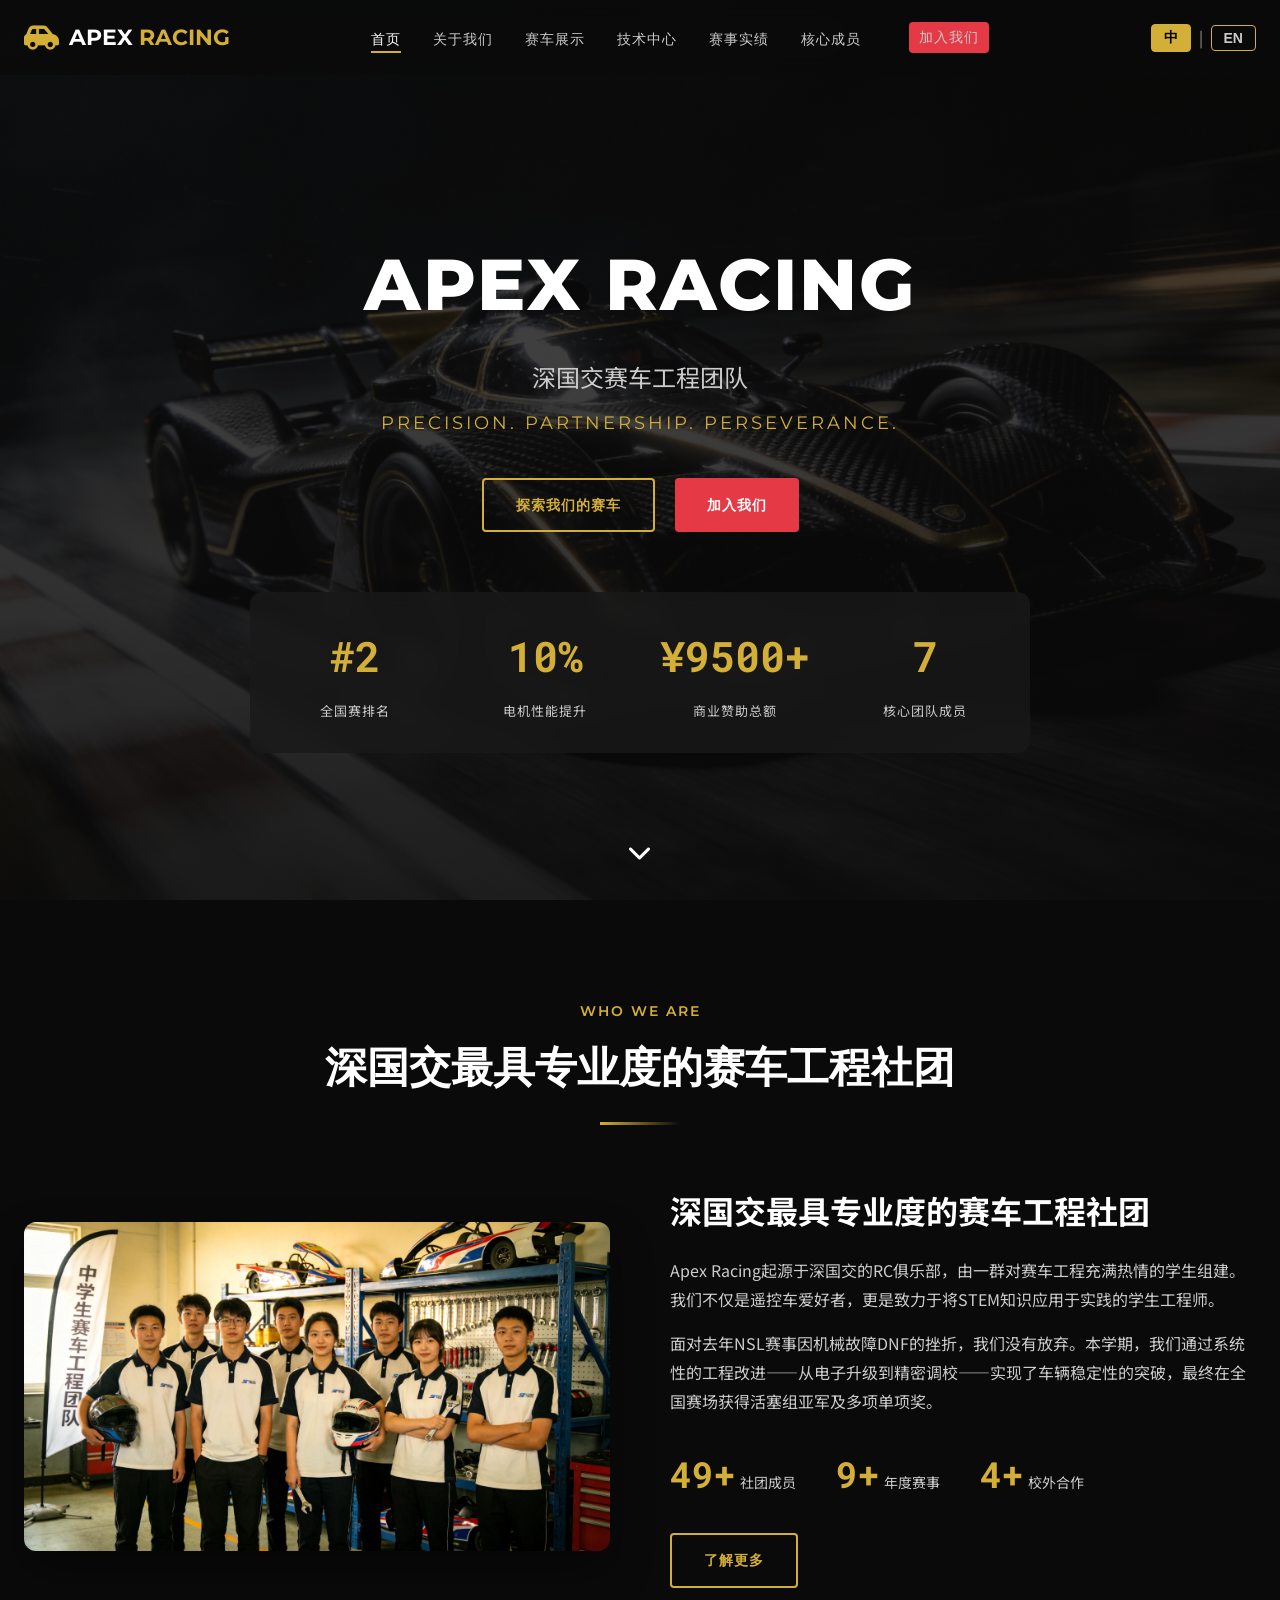
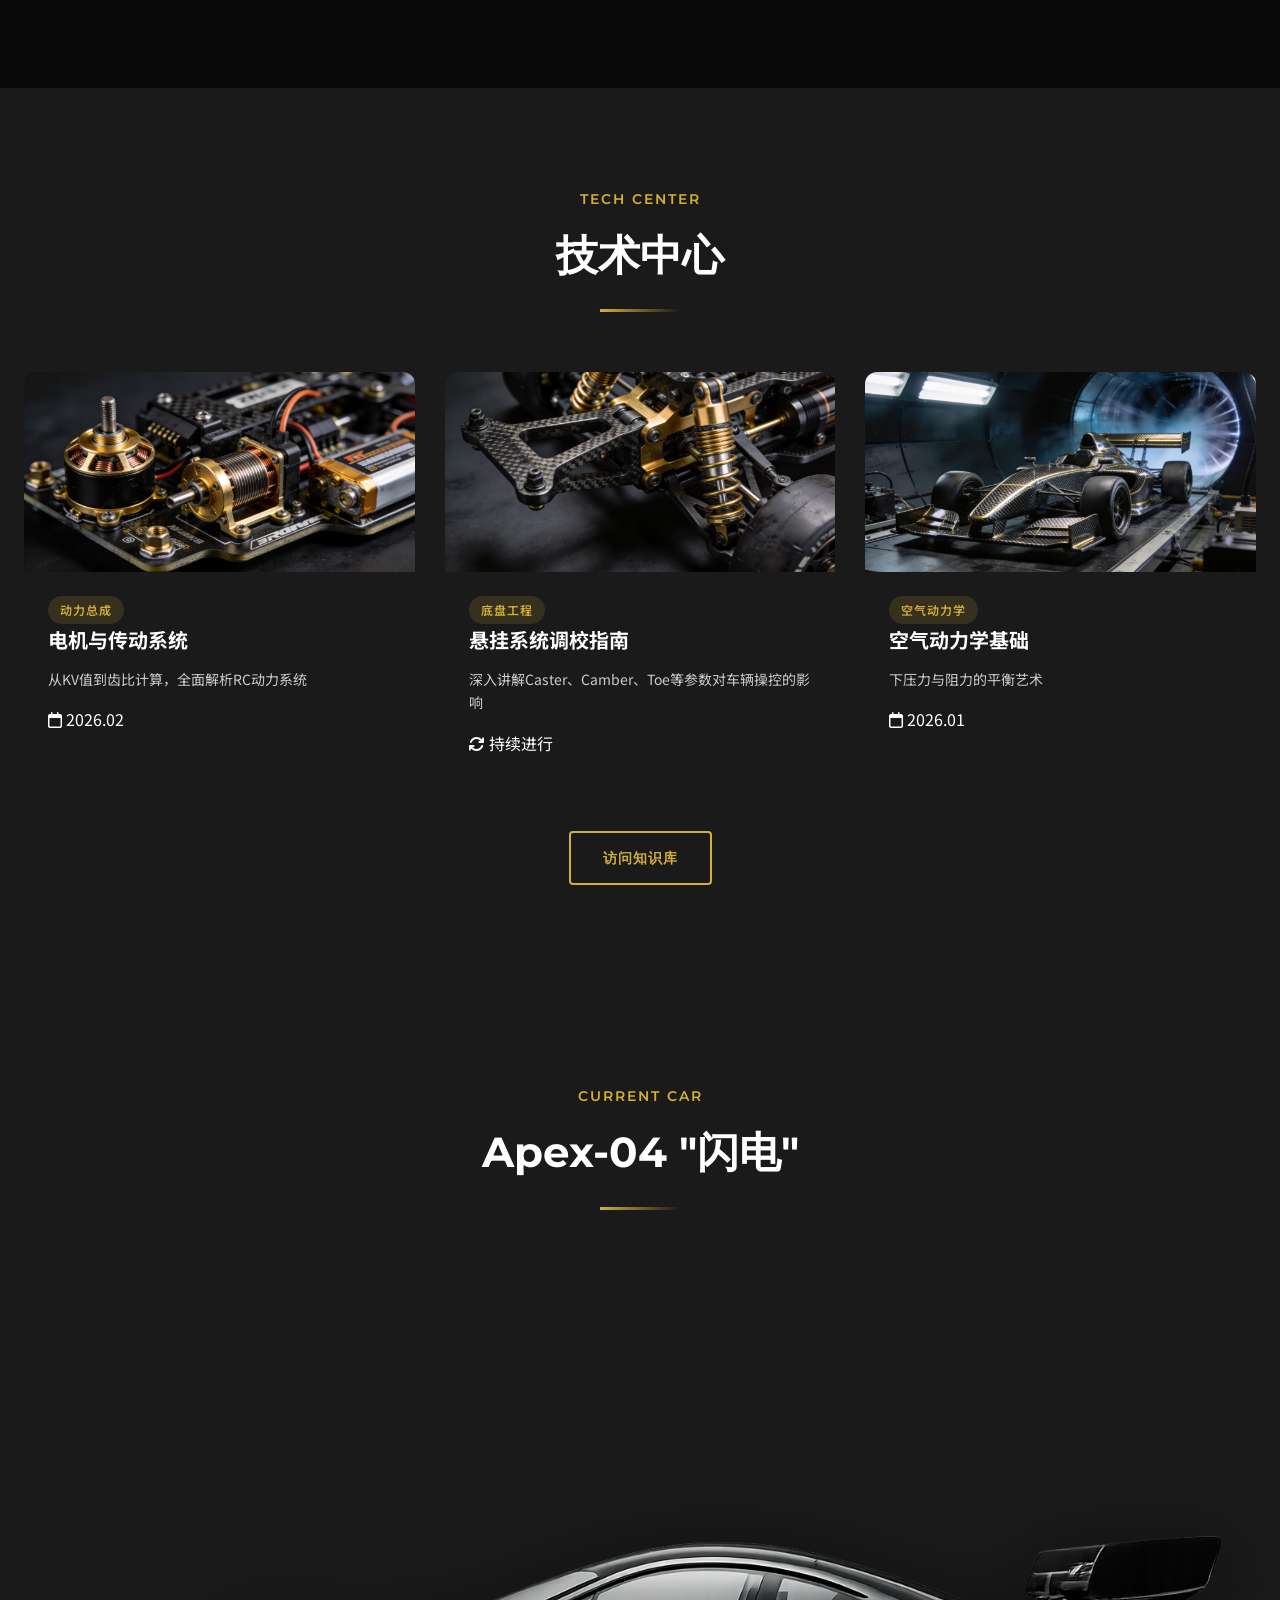
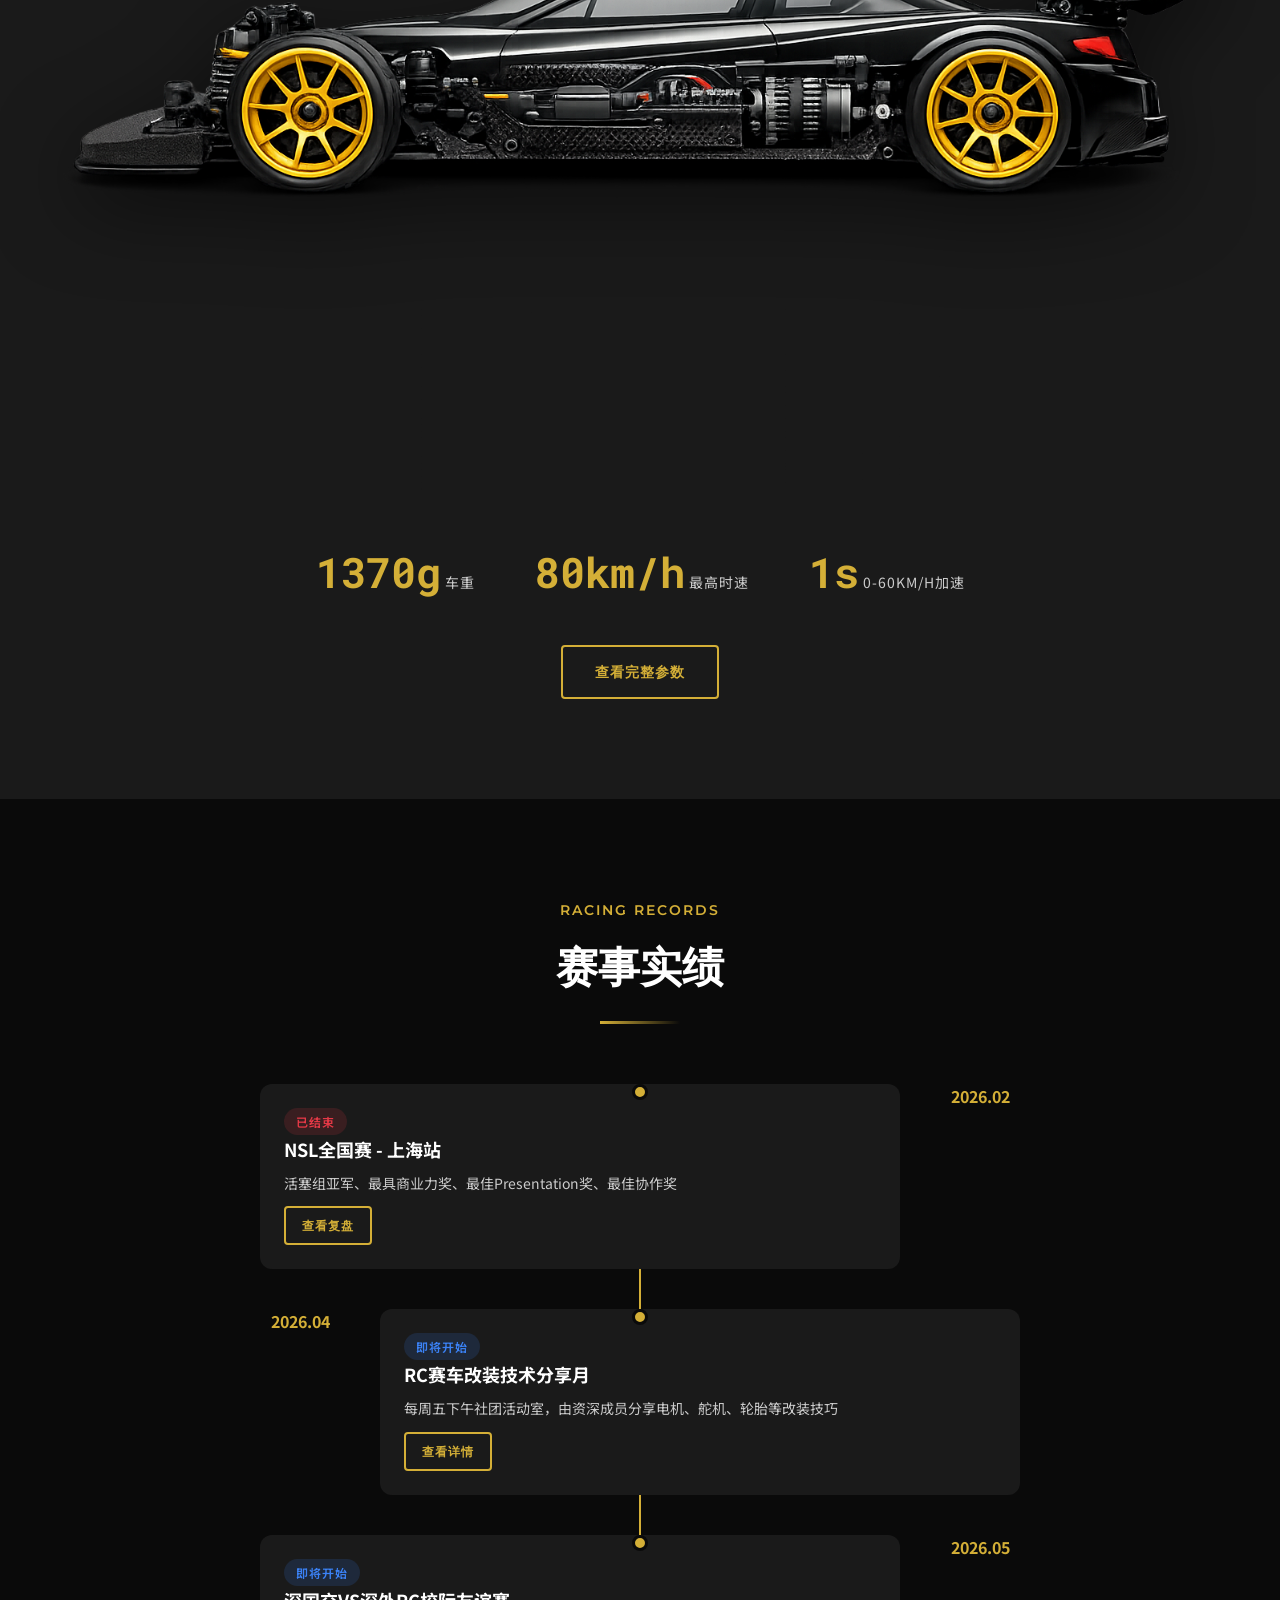
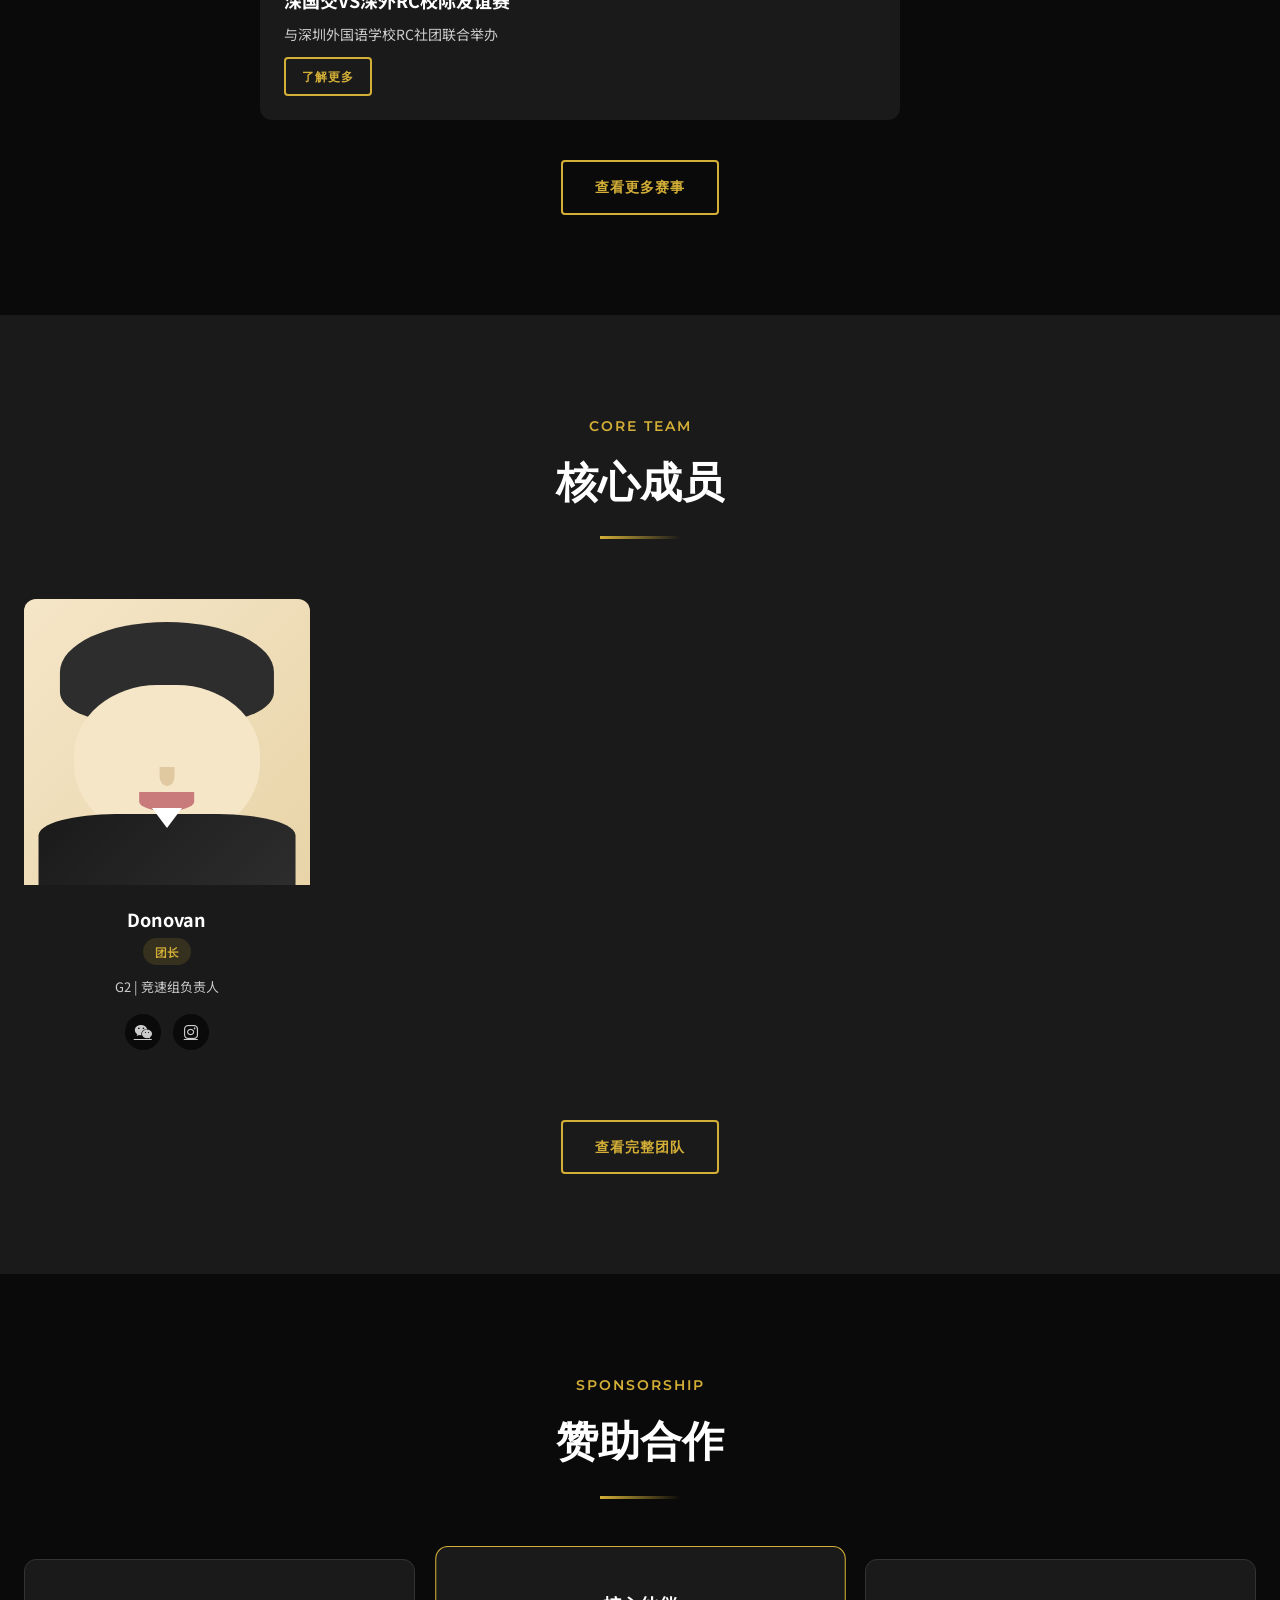
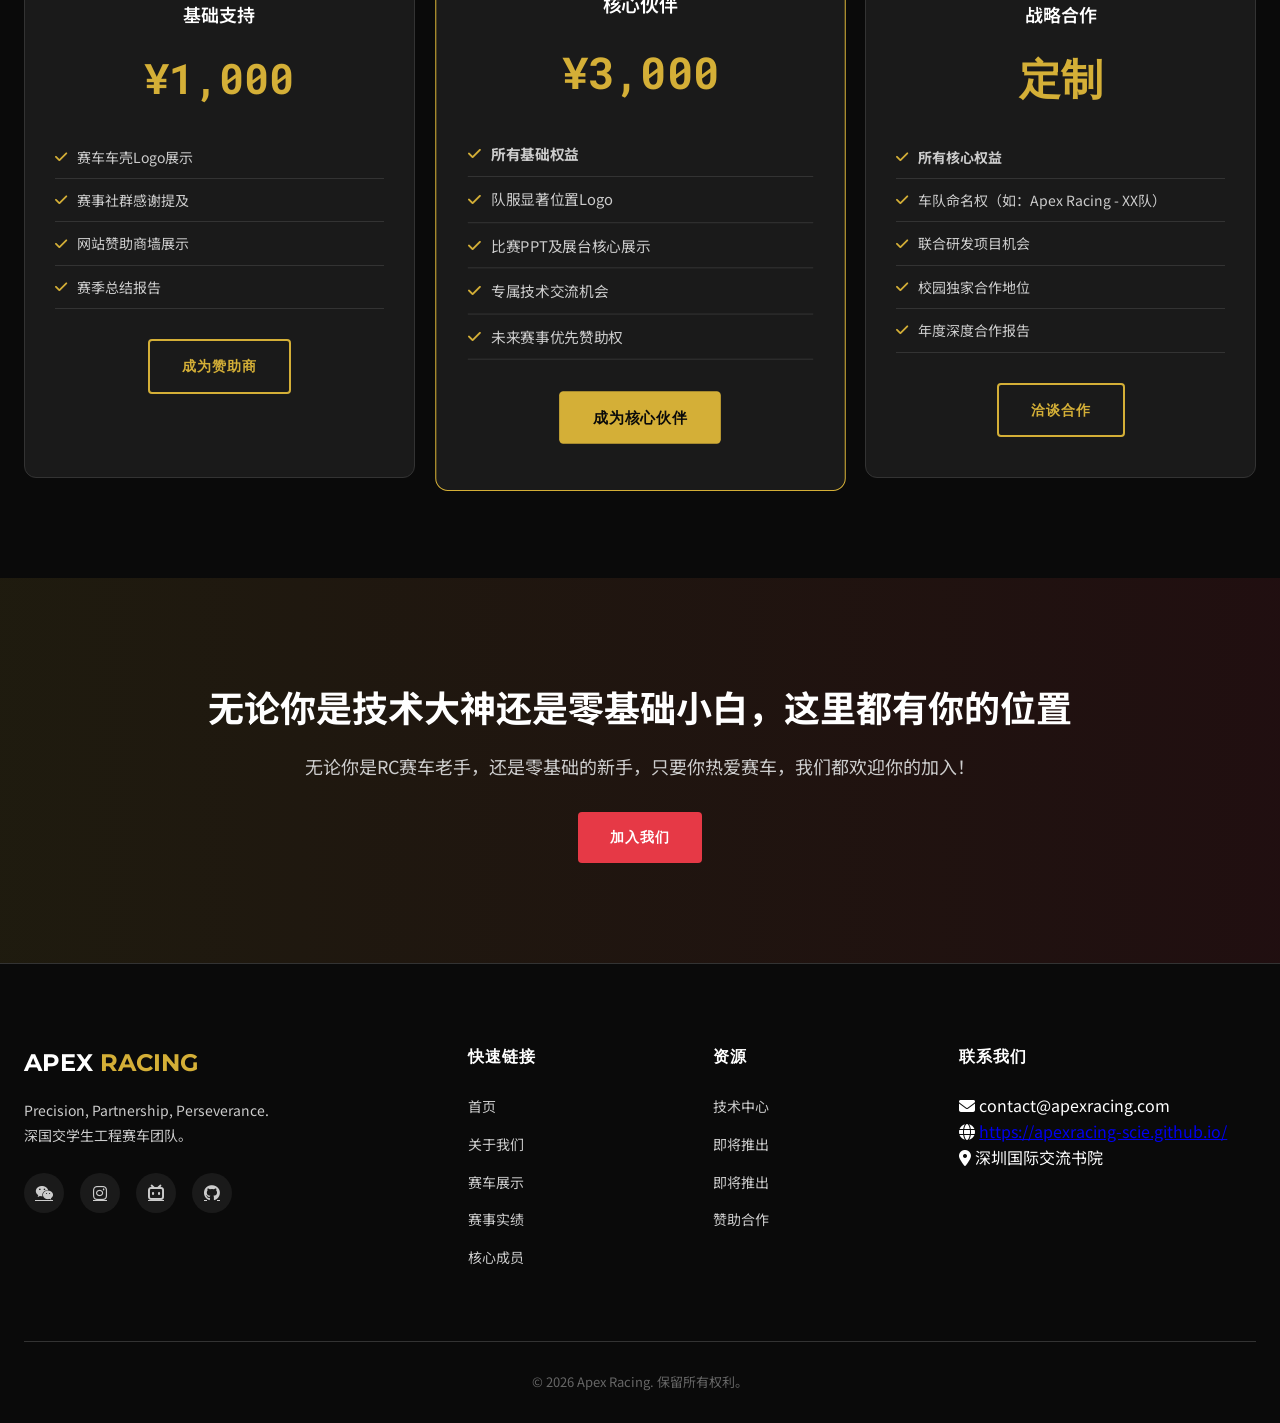
<file: index.html>
<!DOCTYPE html>
<html lang="zh-CN">
<head>
    <meta charset="UTF-8">
    <meta name="viewport" content="width=device-width, initial-scale=1.0">
    <title>Apex Racing | 深国交赛车工程团队 - 华南最专业的中学生RC赛车社团</title>
    <meta name="description" content="Apex Racing是深圳国际交流学院的RC赛车工程社团，在NSL全国赛中获得活塞组亚军。我们致力于赛车工程教育，培养下一代工程师。">
    <meta name="keywords" content="Apex Racing, 深国交, RC赛车, 赛车社团, 中学生赛车, NSL全国赛">
    
    <!-- Open Graph -->
    <meta property="og:title" content="Apex Racing | 深国交赛车工程团队">
    <meta property="og:description" content="华南地区最具专业度的中学生RC赛车工程团队">
    <meta property="og:image" content="images/hero-racing.jpg">
    <meta property="og:type" content="website">
    
    <!-- Fonts -->
    <link rel="preconnect" href="https://fonts.googleapis.com">
    <link rel="preconnect" href="https://fonts.gstatic.com" crossorigin>
    <link href="https://fonts.googleapis.com/css2?family=Montserrat:wght@400;500;600;700;800&family=Noto+Sans+SC:wght@400;500;700&family=Roboto+Mono:wght@400;500&display=swap" rel="stylesheet">
    
    <!-- Font Awesome -->
    <link rel="stylesheet" href="https://cdnjs.cloudflare.com/ajax/libs/font-awesome/6.5.1/css/all.min.css">
    
    <!-- Styles -->
    <link rel="stylesheet" href="css/style.css?v=3">
    
    <style>
        /* 首页特有样式 */
        .hero {
            min-height: 100vh;
            display: flex;
            align-items: center;
            justify-content: center;
            position: relative;
            background: linear-gradient(to bottom, rgba(10,10,10,0.7), rgba(10,10,10,0.9)), url('images/hero-racing.jpg');
            background-size: cover;
            background-position: center;
            padding-top: 80px;
        }
        
        .hero-content {
            text-align: center;
            z-index: 1;
            padding: 0 24px;
        }
        
        .hero-title {
            font-family: var(--font-heading);
            font-size: clamp(40px, 8vw, 72px);
            font-weight: 800;
            color: var(--color-text-primary);
            margin-bottom: 16px;
            letter-spacing: 2px;
        }
        
        .hero-subtitle {
            font-size: clamp(18px, 3vw, 24px);
            color: var(--color-text-secondary);
            margin-bottom: 12px;
        }
        
        .hero-tagline {
            font-family: var(--font-heading);
            font-size: clamp(14px, 2vw, 18px);
            color: var(--color-accent-gold);
            text-transform: uppercase;
            letter-spacing: 3px;
            margin-bottom: 40px;
        }
        
        .hero-cta {
            display: flex;
            gap: 20px;
            justify-content: center;
            flex-wrap: wrap;
            margin-bottom: 60px;
        }
        
        .hero-stats {
            display: grid;
            grid-template-columns: repeat(4, 1fr);
            gap: 40px;
            max-width: 900px;
            margin: 0 auto;
            padding: 30px;
            background: rgba(26, 26, 26, 0.8);
            border-radius: 12px;
            backdrop-filter: blur(10px);
        }
        
        .hero-stat-item {
            text-align: center;
        }
        
        .hero-stat-number {
            font-family: var(--font-mono);
            font-size: clamp(28px, 4vw, 42px);
            font-weight: 700;
            color: var(--color-accent-gold);
            display: block;
            margin-bottom: 8px;
        }
        
        .hero-stat-label {
            font-size: 13px;
            color: var(--color-text-secondary);
            text-transform: uppercase;
            letter-spacing: 1px;
        }
        
        .scroll-indicator {
            position: absolute;
            bottom: 30px;
            left: 50%;
            transform: translateX(-50%);
            animation: bounce 2s infinite;
        }
        
        .scroll-indicator a {
            color: var(--color-text-primary);
            font-size: 24px;
        }
        
        /* 关于我们预览 */
        .about-preview {
            background-color: var(--color-bg-primary);
        }
        
        .about-grid {
            display: grid;
            grid-template-columns: 1fr 1fr;
            gap: 60px;
            align-items: center;
        }
        
        .about-image {
            border-radius: 12px;
            overflow: hidden;
            box-shadow: 0 20px 40px rgba(0,0,0,0.4);
        }
        
        .about-image img {
            width: 100%;
            height: auto;
            display: block;
        }
        
        .about-content-text h3 {
            font-size: 32px;
            margin-bottom: 20px;
        }
        
        .about-content-text p {
            color: var(--color-text-secondary);
            margin-bottom: 16px;
            line-height: 1.8;
        }
        
        .about-stats {
            display: flex;
            gap: 40px;
            margin-top: 30px;
        }
        
        .about-stat {
            text-align: center;
        }
        
        .about-stat-number {
            font-family: var(--font-mono);
            font-size: 36px;
            font-weight: 700;
            color: var(--color-accent-gold);
        }
        
        .about-stat-label {
            font-size: 14px;
            color: var(--color-text-secondary);
        }
        
        /* 技术中心 */
        .tech-cards {
            display: grid;
            grid-template-columns: repeat(3, 1fr);
            gap: 30px;
        }
        
        .tech-card {
            background: var(--color-bg-secondary);
            border-radius: 12px;
            overflow: hidden;
            transition: all 0.3s ease;
        }
        
        .tech-card:hover {
            transform: translateY(-10px);
            box-shadow: 0 20px 40px rgba(0,0,0,0.4);
        }
        
        .tech-card-image {
            height: 200px;
            background: var(--color-bg-primary);
            display: flex;
            align-items: center;
            justify-content: center;
            overflow: hidden;
        }
        
        .tech-card-image img {
            width: 100%;
            height: 100%;
            object-fit: cover;
        }
        
        .tech-card-icon {
            font-size: 48px;
            color: var(--color-accent-gold);
        }
        
        .tech-card-content {
            padding: 24px;
        }
        
        .tech-card-content h3 {
            font-size: 20px;
            margin-bottom: 12px;
        }
        
        .tech-card-content p {
            color: var(--color-text-secondary);
            font-size: 14px;
            line-height: 1.7;
            margin-bottom: 16px;
        }
        
        .tech-card-meta {
            display: flex;
            justify-content: space-between;
            align-items: center;
        }
        
        /* 当前赛车 */
        .current-car {
            background-color: var(--color-bg-secondary);
            text-align: center;
        }
        
        .car-showcase {
            margin: 40px 0;
        }
        
        .car-showcase img {
            max-width: 100%;
            height: auto;
            filter: drop-shadow(0 20px 40px rgba(0,0,0,0.5));
        }
        
        .car-specs {
            display: flex;
            justify-content: center;
            gap: 60px;
            margin: 40px 0;
        }
        
        .car-spec {
            text-align: center;
        }
        
        .car-spec-value {
            font-family: var(--font-mono);
            font-size: 42px;
            font-weight: 700;
            color: var(--color-accent-gold);
        }
        
        .car-spec-label {
            font-size: 14px;
            color: var(--color-text-secondary);
            text-transform: uppercase;
            letter-spacing: 1px;
        }
        
        /* 赛事实绩时间轴 */
        .timeline {
            position: relative;
            max-width: 800px;
            margin: 0 auto;
        }
        
        .timeline::before {
            content: '';
            position: absolute;
            left: 50%;
            transform: translateX(-50%);
            width: 2px;
            height: 100%;
            background: var(--color-accent-gold);
        }
        
        .timeline-item {
            display: flex;
            margin-bottom: 40px;
            position: relative;
        }
        
        .timeline-item:nth-child(odd) {
            flex-direction: row-reverse;
        }
        
        .timeline-date {
            width: 120px;
            text-align: center;
            font-weight: 700;
            color: var(--color-accent-gold);
            padding: 0 20px;
        }
        
        .timeline-content {
            flex: 1;
            background: var(--color-bg-secondary);
            padding: 24px;
            border-radius: 12px;
            margin: 0 20px;
        }
        
        .timeline-content h3 {
            font-size: 18px;
            margin-bottom: 8px;
        }
        
        .timeline-content p {
            color: var(--color-text-secondary);
            font-size: 14px;
            margin-bottom: 12px;
        }
        
        .timeline-dot {
            position: absolute;
            left: 50%;
            transform: translateX(-50%);
            width: 16px;
            height: 16px;
            background: var(--color-accent-gold);
            border-radius: 50%;
            border: 3px solid var(--color-bg-primary);
        }
        
        /* 核心成员 */
        .team-grid {
            display: grid;
            grid-template-columns: repeat(4, 1fr);
            gap: 30px;
        }
        
        .team-card {
            background: var(--color-bg-secondary);
            border-radius: 12px;
            overflow: hidden;
            text-align: center;
            transition: all 0.3s ease;
        }
        
        .team-card:hover {
            transform: translateY(-8px);
            box-shadow: 0 20px 40px rgba(0,0,0,0.4);
        }
        
        .team-card-image {
            width: 100%;
            aspect-ratio: 1;
            overflow: hidden;
        }
        
        .team-card-image img {
            width: 100%;
            height: 100%;
            object-fit: cover;
        }
        
        .team-card-content {
            padding: 20px;
        }
        
        .team-card-content h4 {
            font-size: 18px;
            margin-bottom: 4px;
        }
        
        .team-card-role {
            display: inline-block;
            padding: 4px 12px;
            background: rgba(212, 175, 55, 0.15);
            color: var(--color-accent-gold);
            font-size: 12px;
            font-weight: 600;
            border-radius: 20px;
            margin-bottom: 12px;
        }
        
        .team-card-content p {
            color: var(--color-text-secondary);
            font-size: 13px;
            line-height: 1.6;
        }
        
        .team-social {
            display: flex;
            justify-content: center;
            gap: 12px;
            margin-top: 16px;
        }
        
        .team-social a {
            width: 36px;
            height: 36px;
            border-radius: 50%;
            background: var(--color-bg-primary);
            display: flex;
            align-items: center;
            justify-content: center;
            color: var(--color-text-secondary);
            transition: all 0.3s ease;
        }
        
        .team-social a:hover {
            background: var(--color-accent-gold);
            color: var(--color-bg-primary);
        }
        
        /* 赞助方案 */
        .sponsor-cards {
            display: grid;
            grid-template-columns: repeat(3, 1fr);
            gap: 30px;
        }
        
        .sponsor-card {
            background: var(--color-bg-secondary);
            border-radius: 12px;
            padding: 40px 30px;
            text-align: center;
            border: 1px solid var(--color-border);
            transition: all 0.3s ease;
        }
        
        .sponsor-card.featured {
            border-color: var(--color-accent-gold);
            transform: scale(1.05);
        }
        
        .sponsor-card:hover {
            transform: translateY(-8px);
        }
        
        .sponsor-card.featured:hover {
            transform: scale(1.05) translateY(-8px);
        }
        
        .sponsor-tier {
            font-size: 18px;
            font-weight: 600;
            margin-bottom: 16px;
        }
        
        .sponsor-price {
            font-family: var(--font-mono);
            font-size: 42px;
            font-weight: 700;
            color: var(--color-accent-gold);
            margin-bottom: 24px;
        }
        
        .sponsor-features {
            list-style: none;
            text-align: left;
            margin-bottom: 30px;
        }
        
        .sponsor-features li {
            padding: 10px 0;
            border-bottom: 1px solid var(--color-border);
            font-size: 14px;
            color: var(--color-text-secondary);
            display: flex;
            align-items: center;
            gap: 10px;
        }
        
        .sponsor-features li i {
            color: var(--color-accent-gold);
        }
        
        /* CTA区域 */
        .join-cta {
            background: linear-gradient(to right, rgba(212, 175, 55, 0.1), rgba(230, 57, 70, 0.1));
            text-align: center;
        }
        
        .join-cta h2 {
            font-size: 36px;
            margin-bottom: 16px;
        }
        
        .join-cta p {
            color: var(--color-text-secondary);
            font-size: 18px;
            margin-bottom: 32px;
        }
        
        /* 响应式 */
        @media (max-width: 1024px) {
            .hero-stats {
                grid-template-columns: repeat(2, 1fr);
            }
            
            .about-grid {
                grid-template-columns: 1fr;
            }
            
            .tech-cards {
                grid-template-columns: repeat(2, 1fr);
            }
            
            .team-grid {
                grid-template-columns: repeat(2, 1fr);
            }
            
            .sponsor-cards {
                grid-template-columns: 1fr;
            }
            
            .sponsor-card.featured {
                transform: none;
            }
            
            .sponsor-card.featured:hover {
                transform: translateY(-8px);
            }
        }
        
        @media (max-width: 768px) {
            .hero-stats {
                grid-template-columns: repeat(2, 1fr);
                gap: 20px;
                padding: 20px;
            }
            
            .tech-cards {
                grid-template-columns: 1fr;
            }
            
            .car-specs {
                flex-direction: column;
                gap: 24px;
            }
            
            .timeline::before {
                left: 20px;
            }
            
            .timeline-item,
            .timeline-item:nth-child(odd) {
                flex-direction: column;
                padding-left: 50px;
            }
            
            .timeline-date {
                text-align: left;
                padding: 0;
                margin-bottom: 8px;
            }
            
            .timeline-content {
                margin: 0;
            }
            
            .timeline-dot {
                left: 20px;
            }
            
            .team-grid {
                grid-template-columns: 1fr;
            }
        }
        
        /* 卡通头像样式 */
        .cartoon-avatar {
            width: 100%;
            height: 100%;
            background: linear-gradient(135deg, #f5e6c8 0%, #e8d4a8 100%);
            display: flex;
            flex-direction: column;
            align-items: center;
            justify-content: center;
            position: relative;
            overflow: hidden;
        }
        
        .cartoon-avatar::before {
            content: '';
            position: absolute;
            top: 8%;
            left: 50%;
            transform: translateX(-50%);
            width: 75%;
            height: 35%;
            background: #2d2d2d;
            border-radius: 50% 50% 30% 30%;
            z-index: 1;
        }
        
        .cartoon-face {
            width: 65%;
            height: 55%;
            background: #f5e6c8;
            border-radius: 45% 45% 50% 50%;
            position: relative;
            z-index: 2;
            margin-top: 15%;
        }
        
        .cartoon-eyes {
            position: absolute;
            top: 35%;
            left: 50%;
            transform: translateX(-50%);
            width: 70%;
            display: flex;
            justify-content: space-between;
            z-index: 3;
        }
        
        .cartoon-eye {
            width: 18%;
            height: 22%;
            background: #1a1a1a;
            border-radius: 50%;
            position: relative;
        }
        
        .cartoon-eye::after {
            content: '';
            position: absolute;
            top: 20%;
            right: 20%;
            width: 35%;
            height: 35%;
            background: white;
            border-radius: 50%;
        }
        
        .cartoon-eyebrows {
            position: absolute;
            top: 22%;
            left: 50%;
            transform: translateX(-50%);
            width: 65%;
            display: flex;
            justify-content: space-between;
            z-index: 3;
        }
        
        .cartoon-eyebrow {
            width: 22%;
            height: 8%;
            background: #2d2d2d;
            border-radius: 50%;
        }
        
        .cartoon-nose {
            position: absolute;
            top: 52%;
            left: 50%;
            transform: translateX(-50%);
            width: 8%;
            height: 12%;
            background: #e0c8a0;
            border-radius: 0 0 50% 50%;
            z-index: 3;
        }
        
        .cartoon-mouth {
            position: absolute;
            top: 68%;
            left: 50%;
            transform: translateX(-50%);
            width: 30%;
            height: 12%;
            background: #c97b7b;
            border-radius: 0 0 50% 50%;
            z-index: 3;
        }
        
        .cartoon-ears {
            position: absolute;
            top: 40%;
            left: 50%;
            transform: translateX(-50%);
            width: 85%;
            display: flex;
            justify-content: space-between;
            z-index: 1;
        }
        
        .cartoon-ear {
            width: 12%;
            height: 18%;
            background: #f5e6c8;
            border-radius: 50%;
        }
        
        .cartoon-body {
            position: absolute;
            bottom: 0;
            left: 50%;
            transform: translateX(-50%);
            width: 90%;
            height: 25%;
            background: linear-gradient(135deg, #1a1a1a 0%, #2d2d2d 100%);
            border-radius: 30% 30% 0 0;
            z-index: 4;
        }
        
        .cartoon-collar {
            position: absolute;
            bottom: 20%;
            left: 50%;
            transform: translateX(-50%);
            width: 0;
            height: 0;
            border-left: 15px solid transparent;
            border-right: 15px solid transparent;
            border-top: 20px solid white;
            z-index: 5;
        }
    </style>

<body>
    <!-- 导航栏 -->
    <nav class="navbar">
        <div class="container">
            <a href="index.html" class="logo">
                <i class="fas fa-car-side logo-icon"></i>
                <span class="logo-text">APEX <span>RACING</span></span>
            </a>
            <ul class="nav-links">
                <li><a href="index.html" data-i18n="nav.home" class="active">首页</a></li>
                <li><a href="about.html" data-i18n="nav.about">关于我们</a></li>
                <li><a href="cars/apex-04.html" data-i18n="nav.cars">赛车展示</a></li>
                <li><a href="tech/index.html" data-i18n="nav.tech">技术中心</a></li>
                <li><a href="racing/index.html" data-i18n="nav.racing">赛事实绩</a></li>
                <li><a href="team.html" data-i18n="nav.team">核心成员</a></li>
                <li><a href="join.html" data-i18n="nav.join" class="btn btn-primary nav-cta">加入我们</a></li>
            </ul>
            <button class="mobile-menu-btn">
                <i class="fas fa-bars"></i>
            </button>
        </div>
    </nav>
    
    <!-- 移动端菜单 -->
    <div class="mobile-menu">
        <button class="mobile-menu-close">
            <i class="fas fa-times"></i>
        </button>
        <a href="index.html" data-i18n="nav.home">首页</a>
        <a href="about.html" data-i18n="nav.about">关于我们</a>
        <a href="cars/apex-04.html" data-i18n="nav.cars">赛车展示</a>
        <a href="tech/index.html" data-i18n="nav.tech">技术中心</a>
        <a href="racing/index.html" data-i18n="nav.racing">赛事实绩</a>
        <a href="team.html" data-i18n="nav.team">核心成员</a>
        <a href="join.html" data-i18n="nav.join">加入我们</a>
    </div>

    <!-- Hero区域 -->
    <section class="hero" id="home">
        <div class="hero-content">
            <h1 class="hero-title" data-i18n="hero.title">APEX RACING</h1>
            <p class="hero-subtitle" data-i18n="hero.subtitle">深国交赛车工程团队</p>
            <p class="hero-tagline" data-i18n="hero.tagline">Precision. Partnership. Perseverance.</p>
            <div class="hero-cta">
                <a href="cars/apex-04.html" class="btn btn-outline" data-i18n="hero.cta_explore">探索我们的赛车</a>
                <a href="join.html" class="btn btn-primary" data-i18n="hero.cta_join">加入我们</a>
            </div>
            <div class="hero-stats">
                <div class="hero-stat-item">
                    <span class="hero-stat-number" data-counter data-target="2" data-prefix="#">#2</span>
                    <span class="hero-stat-label" data-i18n="stats.national_rank">全国赛排名</span>
                </div>
                <div class="hero-stat-item">
                    <span class="hero-stat-number" data-counter data-target="10" data-suffix="%">10%</span>
                    <span class="hero-stat-label" data-i18n="stats.motor_improvement">电机性能提升</span>
                </div>
                <div class="hero-stat-item">
                    <span class="hero-stat-number" data-counter data-target="9500" data-prefix="¥" data-suffix="+">¥9500+</span>
                    <span class="hero-stat-label" data-i18n="stats.sponsorship">商业赞助总额</span>
                </div>
                <div class="hero-stat-item">
                    <span class="hero-stat-number" data-counter data-target="7">7</span>
                    <span class="hero-stat-label" data-i18n="stats.core_members">核心团队成员</span>
                </div>
            </div>
        </div>
        <div class="scroll-indicator">
            <a href="#about"><i class="fas fa-chevron-down"></i></a>
        </div>
    </section>

    <!-- 关于我们 -->
    <section class="section about-preview" id="about">
        <div class="container">
            <div class="section-header">
                <span class="section-label">WHO WE ARE</span>
                <h2 class="section-title" data-i18n="about.subtitle">从校园俱乐部到竞技赛场</h2>
                <div class="title-underline"></div>
            </div>
            <div class="about-grid">
                <div class="about-image reveal">
                    <img src="images/team-photo.jpg" alt="Apex Racing团队" loading="lazy">
                </div>
                <div class="about-content-text reveal">
                    <h3 data-i18n="about.subtitle">深国交最具专业度的<br>赛车工程社团</h3>
                    <p data-i18n="about.description">Apex Racing起源于深国交的RC俱乐部，由一群对赛车工程充满热情的学生组建。我们不仅是遥控车爱好者，更是致力于将STEM知识应用于实践的学生工程师。</p>
                    <p data-i18n="about.story">面对去年NSL赛事因机械故障DNF的挫折，我们没有放弃。本学期，我们通过系统性的工程改进——从电子升级到精密调校——实现了车辆稳定性的突破，最终在全国赛场获得活塞组亚军及多项单项奖。</p>
                    <div class="about-stats">
                        <div class="about-stat">
                            <span class="about-stat-number" data-counter data-target="50" data-suffix="+">50+</span>
                            <span class="about-stat-label" data-i18n="about.stats_members">社团成员</span>
                        </div>
                        <div class="about-stat">
                            <span class="about-stat-number" data-counter data-target="10" data-suffix="+">10+</span>
                            <span class="about-stat-label" data-i18n="about.stats_events">年度赛事</span>
                        </div>
                        <div class="about-stat">
                            <span class="about-stat-number" data-counter data-target="5" data-suffix="+">5+</span>
                            <span class="about-stat-label" data-i18n="about.stats_partnerships">校外合作</span>
                        </div>
                    </div>
                    <a href="about.html" class="btn btn-outline" style="margin-top: 30px;" data-i18n="common.learn_more">了解更多 <i class="fas fa-arrow-right"></i></a>
                </div>
            </div>
        </div>
    </section>

    <!-- 技术中心 -->
    <section class="section section-alt" id="tech">
        <div class="container">
            <div class="section-header">
                <span class="section-label">TECH CENTER</span>
                <h2 class="section-title" data-i18n="tech.title">技术中心</h2>
                <div class="title-underline"></div>
            </div>
            <div class="tech-cards">
                <div class="tech-card reveal">
                    <div class="tech-card-image">
                        <img src="images/tech-electronics.jpg" alt="电子系统升级" loading="lazy">
                    </div>
                    <div class="tech-card-content">
                        <span class="tag tag-gold" data-i18n="cars.powertrain">动力总成</span>
                        <h3 data-i18n="tech.motor_title">电子系统升级</h3>
                        <p data-i18n="tech.motor_desc">通过高KV值电机与进口高速密封轴承替换原厂轴套，实现约10%的转速与马力提升。</p>
                        <div class="tech-card-meta">
                            <span><i class="far fa-calendar"></i> 2026.02</span>
                        </div>
                    </div>
                </div>
                <div class="tech-card reveal">
                    <div class="tech-card-image">
                        <img src="images/tech-suspension.jpg" alt="车辆动力学调校" loading="lazy">
                    </div>
                    <div class="tech-card-content">
                        <span class="tag tag-gold" data-i18n="cars.chassis">底盘工程</span>
                        <h3 data-i18n="tech.suspension_title">车辆动力学调校</h3>
                        <p data-i18n="tech.suspension_desc">深入实践Caster、Camber、Toe的调校艺术，在直线稳定性与弯道响应间寻找最佳平衡。</p>
                        <div class="tech-card-meta">
                            <span><i class="fas fa-sync"></i> 持续进行</span>
                        </div>
                    </div>
                </div>
                <div class="tech-card reveal">
                    <div class="tech-card-image">
                        <img src="images/tech-aero.jpg" alt="轻量化与空力设计" loading="lazy">
                    </div>
                    <div class="tech-card-content">
                        <span class="tag tag-gold" data-i18n="cars.aero">空气动力学</span>
                        <h3 data-i18n="tech.aero_title">轻量化与空力设计</h3>
                        <p data-i18n="tech.aero_desc">采用碳纤维件替换原厂尼龙件，与空力社合作进行尾翼模拟与风洞测试。</p>
                        <div class="tech-card-meta">
                            <span><i class="far fa-calendar"></i> 2026.01</span>
                        </div>
                    </div>
                </div>
            </div>
            <div style="text-align: center; margin-top: 50px;">
                <a href="tech/index.html" class="btn btn-outline" data-i18n="tech.visit_kb">访问完整技术知识库 <i class="fas fa-arrow-right"></i></a>
            </div>
        </div>
    </section>

    <!-- 当前赛车 -->
    <section class="section current-car" id="car">
        <div class="container">
            <div class="section-header">
                <span class="section-label">CURRENT CAR</span>
                <h2 class="section-title" data-i18n="cars.apex04_name">Apex-04 "闪电"</h2>
                <div class="title-underline"></div>
            </div>
            <div class="car-showcase reveal">
                <img src="images/car-apex04-side.png" alt="Apex-04赛车" loading="lazy">
            </div>
            <div class="car-specs">
                <div class="car-spec reveal">
                    <span class="car-spec-value" data-counter data-target="1450" data-suffix="g">1,450g</span>
                    <span class="car-spec-label" data-i18n="cars.weight">车重</span>
                </div>
                <div class="car-spec reveal">
                    <span class="car-spec-value" data-counter data-target="85" data-suffix="km/h">85km/h</span>
                    <span class="car-spec-label" data-i18n="cars.top_speed">最高时速</span>
                </div>
                <div class="car-spec reveal">
                    <span class="car-spec-value" data-counter data-target="2.1" data-suffix="s">2.1s</span>
                    <span class="car-spec-label" data-i18n="cars.acceleration">0-60km/h加速</span>
                </div>
            </div>
            <div style="text-align: center;">
                <a href="cars/apex-04.html" class="btn btn-outline" data-i18n="common.view_full">查看完整参数 <i class="fas fa-arrow-right"></i></a>
            </div>
        </div>
    </section>

    <!-- 赛事实绩 -->
    <section class="section" id="racing">
        <div class="container">
            <div class="section-header">
                <span class="section-label">RACING RECORDS</span>
                <h2 class="section-title" data-i18n="racing.title">赛事实绩</h2>
                <div class="title-underline"></div>
            </div>
            <div class="timeline">
                <div class="timeline-item reveal">
                    <div class="timeline-date">2026.02</div>
                    <div class="timeline-dot"></div>
                    <div class="timeline-content">
                        <span class="tag tag-red" data-i18n="events.status.ended">已结束</span>
                        <h3 data-i18n="events.nsl_title">NSL全国赛 - 上海站</h3>
                        <p data-i18n="events.nsl_desc">活塞组亚军、最具商业力奖、最佳Presentation奖、最佳协作奖</p>
                        <a href="racing/nsl-2026-shanghai.html" class="btn btn-outline" style="padding: 8px 16px; font-size: 12px;" data-i18n="events.view_report">查看复盘</a>
                    </div>
                </div>
                <div class="timeline-item reveal">
                    <div class="timeline-date">2026.04</div>
                    <div class="timeline-dot"></div>
                    <div class="timeline-content">
                        <span class="tag tag-blue" data-i18n="events.status.upcoming">即将开始</span>
                        <h3 data-i18n="events.tech_month_title">RC赛车改装技术分享月</h3>
                        <p data-i18n="events.tech_month_desc">每周五下午社团活动室，由资深成员分享改装技巧</p>
                        <a href="#" class="btn btn-outline" style="padding: 8px 16px; font-size: 12px;" data-i18n="common.view_details">查看详情</a>
                    </div>
                </div>
                <div class="timeline-item reveal">
                    <div class="timeline-date">2026.05</div>
                    <div class="timeline-dot"></div>
                    <div class="timeline-content">
                        <span class="tag tag-blue" data-i18n="events.status.upcoming">即将开始</span>
                        <h3 data-i18n="events.friendship_title">校际友谊赛</h3>
                        <p data-i18n="events.friendship_desc">与深圳外国语学校RC社团联合举办</p>
                        <a href="#" class="btn btn-outline" style="padding: 8px 16px; font-size: 12px;" data-i18n="common.learn_more">了解规则</a>
                    </div>
                </div>
            </div>
            <div style="text-align: center; margin-top: 40px;">
                <a href="racing/index.html" class="btn btn-outline" data-i18n="events.view_all">查看完整赛事记录 <i class="fas fa-arrow-right"></i></a>
            </div>
        </div>
    </section>

    <!-- 核心成员 -->
    <section class="section section-alt" id="team">
        <div class="container">
            <div class="section-header">
                <span class="section-label">CORE TEAM</span>
                <h2 class="section-title" data-i18n="team.title">核心成员</h2>
                <div class="title-underline"></div>
            </div>
            <div class="team-grid">
                <div class="team-card reveal">
                    <div class="team-card-image">
                        <div class="cartoon-avatar">
                            <div class="cartoon-face">
                                <div class="cartoon-eyebrows">
                                    <div class="cartoon-eyebrow"></div>
                                    <div class="cartoon-eyebrow"></div>
                                </div>
                                <div class="cartoon-eyes">
                                    <div class="cartoon-eye"></div>
                                    <div class="cartoon-eye"></div>
                                </div>
                                <div class="cartoon-nose"></div>
                                <div class="cartoon-mouth"></div>
                            </div>
                            <div class="cartoon-ears">
                                <div class="cartoon-ear"></div>
                                <div class="cartoon-ear"></div>
                            </div>
                            <div class="cartoon-body"></div>
                            <div class="cartoon-collar"></div>
                        </div>
                    </div>
                    <div class="team-card-content">
                        <h4 data-i18n="team.donovan_name">Donovan</h4>
                        <span class="team-card-role" data-i18n="team.donovan_role">团长</span>
                        <p>G2 | <span data-i18n="team.donovan_responsibility">统筹团队运营与战略规划</span></p>
                        <div class="team-social">
                            <a href="#"><i class="fab fa-weixin"></i></a>
                            <a href="#"><i class="fab fa-instagram"></i></a>
                        </div>
                    </div>
                </div>
            </div>
            <div style="text-align: center; margin-top: 50px;">
                <a href="team.html" class="btn btn-outline" data-i18n="team.view_full_team">查看完整团队 <i class="fas fa-arrow-right"></i></a>
            </div>
        </div>
    </section>

    <!-- 赞助合作 -->
    <section class="section" id="sponsors">
        <div class="container">
            <div class="section-header">
                <span class="section-label">SPONSORSHIP</span>
                <h2 class="section-title" data-i18n="sponsors.title">赞助合作</h2>
                <div class="title-underline"></div>
            </div>
            <div class="sponsor-cards">
                <div class="sponsor-card reveal">
                    <h3 class="sponsor-tier" data-i18n="sponsors.tier_basic">基础支持</h3>
                    <div class="sponsor-price" data-i18n="sponsors.price_basic">¥1,000</div>
                    <ul class="sponsor-features">
                        <li><i class="fas fa-check"></i> <span data-i18n="sponsors.benefits_basic.0">赛车车壳Logo展示</span></li>
                        <li><i class="fas fa-check"></i> <span data-i18n="sponsors.benefits_basic.1">赛事社群感谢提及</span></li>
                        <li><i class="fas fa-check"></i> <span data-i18n="sponsors.benefits_basic.2">网站赞助商墙展示</span></li>
                        <li><i class="fas fa-check"></i> <span data-i18n="sponsors.benefits_basic.3">赛季总结报告</span></li>
                    </ul>
                    <a href="sponsors.html" class="btn btn-outline" data-i18n="sponsors.cta_sponsor">成为赞助商</a>
                </div>
                <div class="sponsor-card featured reveal">
                    <h3 class="sponsor-tier" data-i18n="sponsors.tier_core">核心伙伴</h3>
                    <div class="sponsor-price" data-i18n="sponsors.price_core">¥3,000</div>
                    <ul class="sponsor-features">
                        <li><i class="fas fa-check"></i> <strong data-i18n="sponsors.benefits_core.0">所有基础权益</strong></li>
                        <li><i class="fas fa-check"></i> <span data-i18n="sponsors.benefits_core.1">队服显著位置Logo</span></li>
                        <li><i class="fas fa-check"></i> <span data-i18n="sponsors.benefits_core.2">比赛PPT及展台核心展示</span></li>
                        <li><i class="fas fa-check"></i> <span data-i18n="sponsors.benefits_core.3">专属技术交流机会</span></li>
                        <li><i class="fas fa-check"></i> <span data-i18n="sponsors.benefits_core.4">未来赛事优先赞助权</span></li>
                    </ul>
                    <a href="sponsors.html" class="btn btn-gold" data-i18n="sponsors.cta_partner">成为核心伙伴</a>
                </div>
                <div class="sponsor-card reveal">
                    <h3 class="sponsor-tier" data-i18n="sponsors.tier_strategic">战略合作</h3>
                    <div class="sponsor-price" data-i18n="sponsors.price_strategic">定制</div>
                    <ul class="sponsor-features">
                        <li><i class="fas fa-check"></i> <strong data-i18n="sponsors.benefits_strategic.0">所有核心伙伴权益</strong></li>
                        <li><i class="fas fa-check"></i> <span data-i18n="sponsors.benefits_strategic.1">联合技术开发与测试</span></li>
                        <li><i class="fas fa-check"></i> <span data-i18n="sponsors.benefits_strategic.2">品牌故事深度整合</span></li>
                        <li><i class="fas fa-check"></i> <span data-i18n="sponsors.benefits_strategic.3">长期品牌共建规划</span></li>
                        <li><i class="fas fa-check"></i> <span data-i18n="sponsors.benefits_strategic.4">定制化回报方案</span></li>
                    </ul>
                    <a href="sponsors.html" class="btn btn-outline" data-i18n="sponsors.cta_discuss">洽谈合作</a>
                </div>
            </div>
        </div>
    </section>

    <!-- 加入我们CTA -->
    <section class="section join-cta" id="join">
        <div class="container">
            <div class="reveal">
                <h2 data-i18n="join.page_subtitle">准备好加入这场速度革命了吗？</h2>
                <p data-i18n="join.subtitle">无论你是技术大神还是零基础小白，这里都有你的位置</p>
                <a href="join.html" class="btn btn-primary btn-lg" data-i18n="nav.join">立即申请</a>
            </div>
        </div>
    </section>

    <!-- 页脚 -->
    <footer class="footer">
        <div class="container">
            <div class="footer-content">
                <div class="footer-brand">
                    <div class="logo-text">APEX <span>RACING</span></div>
                    <p>Precision, Partnership, Perseverance.<br data-i18n="[html]footer.copyright">深国交学生工程赛车团队。</p>
                    <div class="footer-social">
                        <a href="#"><i class="fab fa-weixin"></i></a>
                        <a href="#"><i class="fab fa-instagram"></i></a>
                        <a href="#"><i class="fab fa-bilibili"></i></a>
                        <a href="#"><i class="fab fa-github"></i></a>
                    </div>
                </div>
                <div class="footer-links-section">
                    <h4 class="footer-title" data-i18n="footer.quick_links">快速链接</h4>
                    <ul class="footer-links">
                        <li><a href="index.html" data-i18n="nav.home">首页</a></li>
                        <li><a href="about.html" data-i18n="nav.about">关于我们</a></li>
                        <li><a href="cars/apex-04.html" data-i18n="nav.cars">赛车展示</a></li>
                        <li><a href="racing/index.html" data-i18n="nav.racing">赛事实绩</a></li>
                        <li><a href="team.html" data-i18n="nav.team">核心成员</a></li>
                    </ul>
                </div>
                <div class="footer-links-section">
                    <h4 class="footer-title" data-i18n="footer.resources">资源</h4>
                    <ul class="footer-links">
                        <li><a href="tech/index.html" data-i18n="nav.tech">技术博客</a></li>
                        <li><a href="#" data-i18n="common.coming_soon">知识库</a></li>
                        <li><a href="#" data-i18n="common.coming_soon">校友网络</a></li>
                        <li><a href="sponsors.html" data-i18n="nav.sponsors">赞助合作</a></li>
                    </ul>
                </div>
                <div class="footer-contact-section">
                    <h4 class="footer-title" data-i18n="footer.contact_us">联系我们</h4>
                    <p><i class="fas fa-envelope"></i> contact@apexracing.com</p>
                    <p><i class="fas fa-globe"></i> <a href="https://apexracing-scie.github.io/" target="_blank">https://apexracing-scie.github.io/</a></p>
                    <p><i class="fas fa-map-marker-alt"></i> <span data-i18n="contact.location_value">深圳国际交流书院</span></p>
                </div>
            </div>
            <div class="footer-bottom">
                <p data-i18n="footer.copyright">&copy; 2026 Apex Racing. 保留所有权利。</p>
            </div>
        </div>
    </footer>

    <!-- Scripts -->
    <script src="js/i18n.js?v=3"></script>
    <script src="js/main.js?v=3"></script>
</body>
</html>
</file>
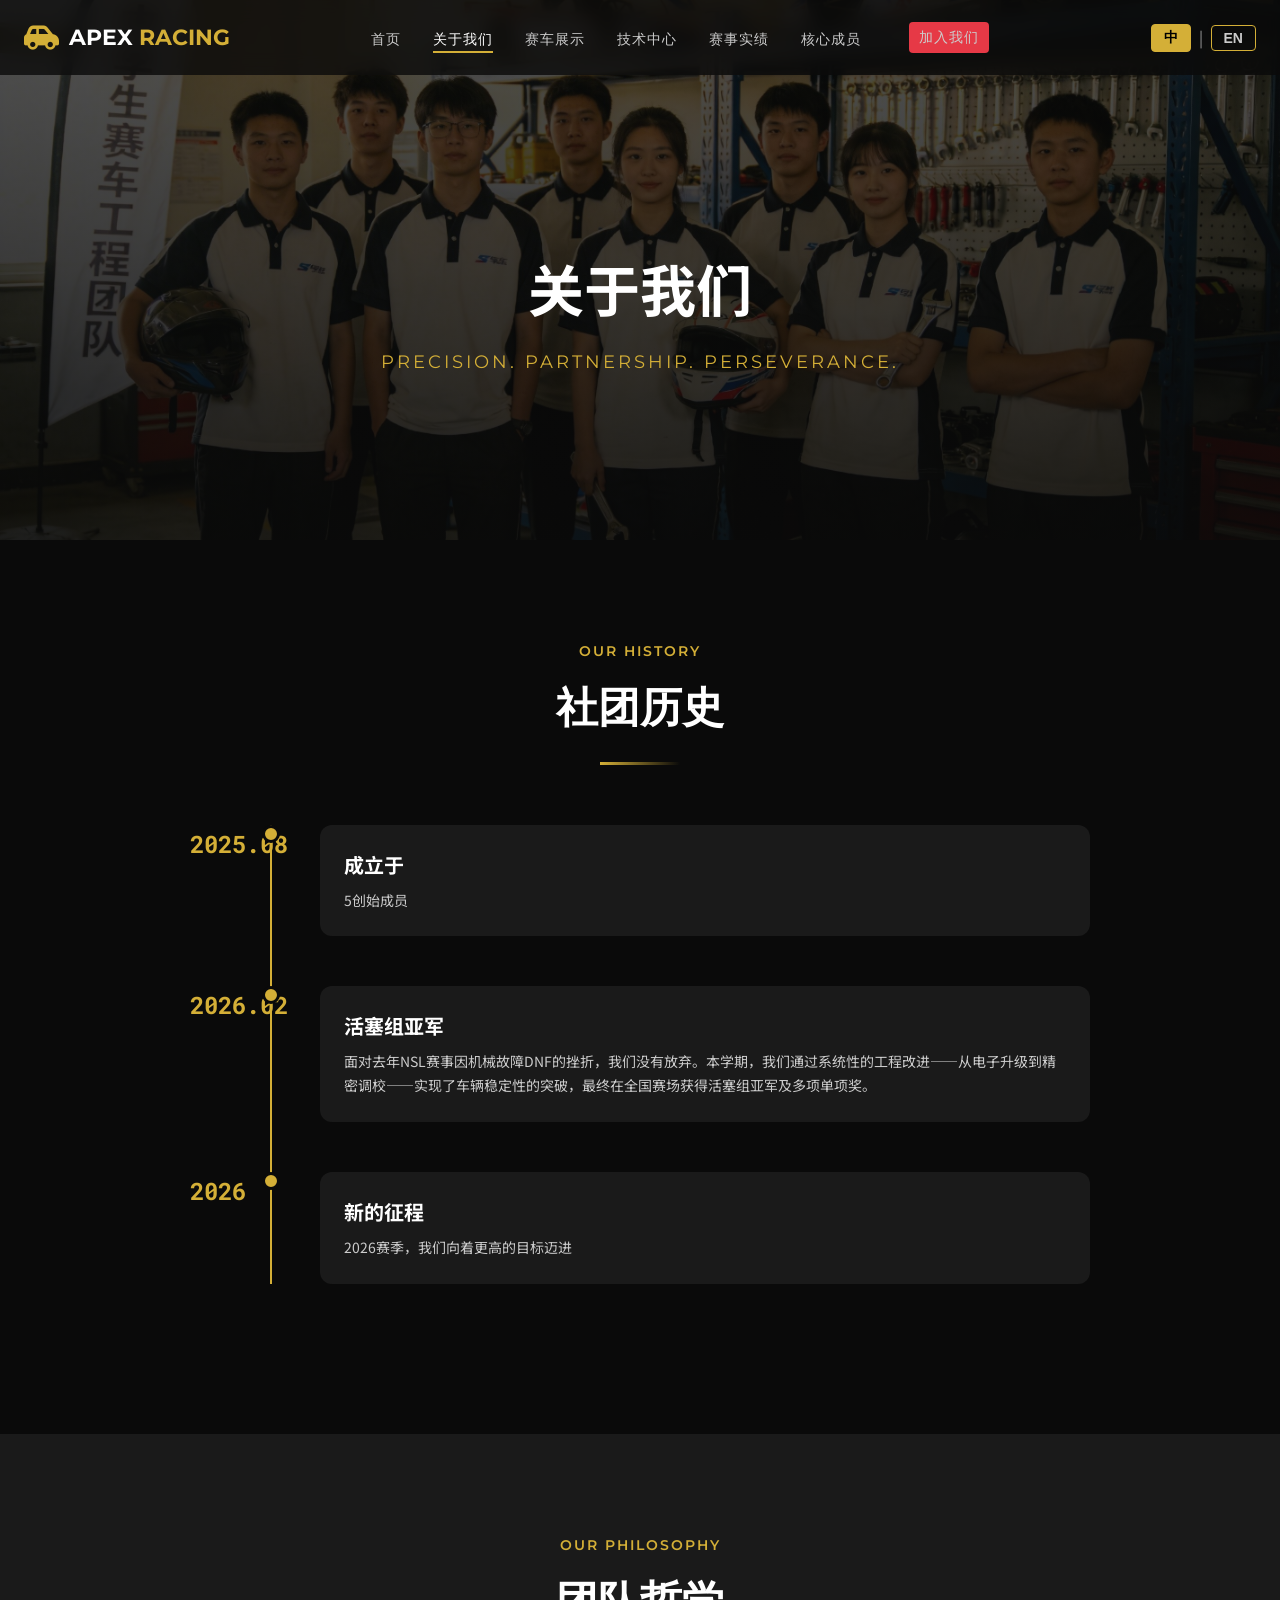
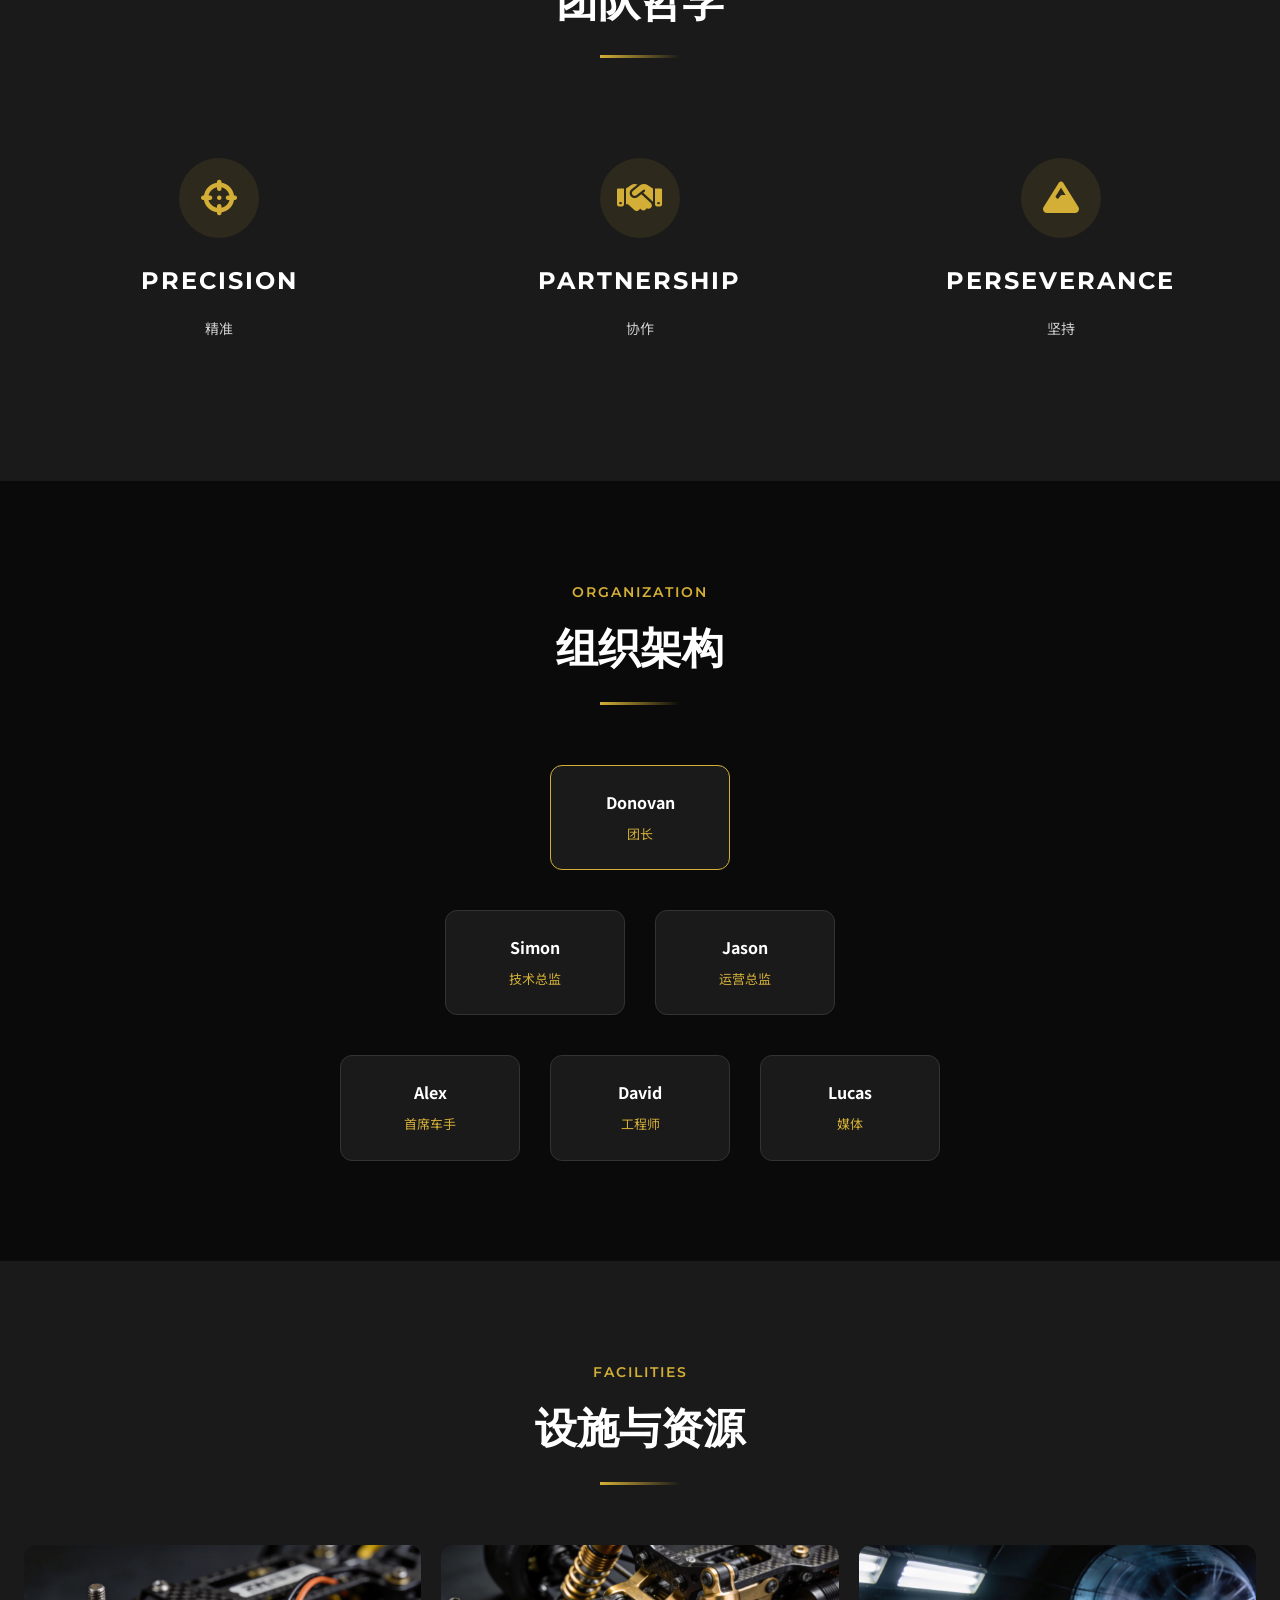
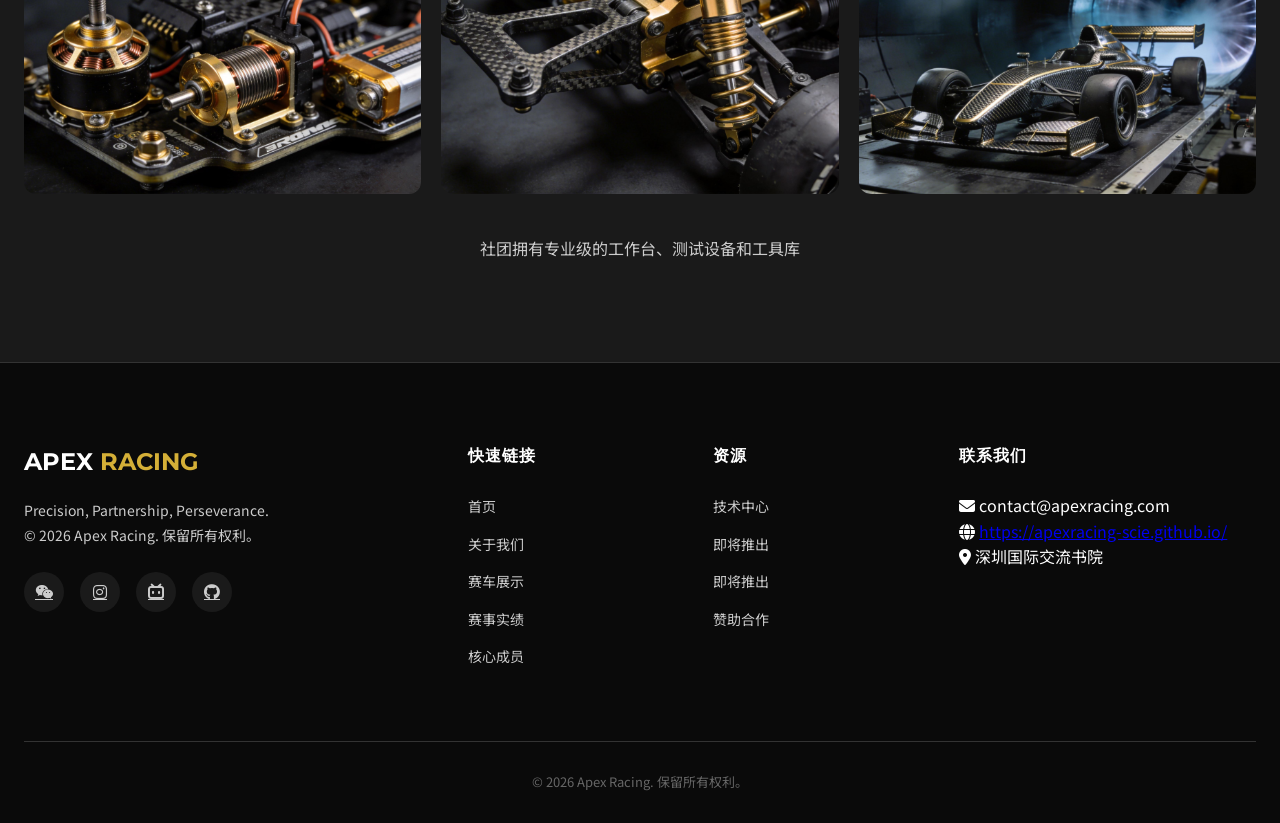
<file: about.html>
<!DOCTYPE html>
<html lang="zh-CN">
<head>
    <meta charset="UTF-8">
    <meta name="viewport" content="width=device-width, initial-scale=1.0">
    <title data-i18n="about.title">关于我们 | Apex Racing - 从校园俱乐部到竞技赛场</title>
    <meta name="description" content="了解Apex Racing的历史、团队哲学、组织架构和设施资源。我们是深国交最具专业度的赛车工程社团。">
    
    <link rel="preconnect" href="https://fonts.googleapis.com">
    <link rel="preconnect" href="https://fonts.gstatic.com" crossorigin>
    <link href="https://fonts.googleapis.com/css2?family=Montserrat:wght@400;500;600;700;800&family=Noto+Sans+SC:wght@400;500;700&family=Roboto+Mono:wght@400;500&display=swap" rel="stylesheet">
    <link rel="stylesheet" href="https://cdnjs.cloudflare.com/ajax/libs/font-awesome/6.5.1/css/all.min.css">
    <link rel="stylesheet" href="css/style.css?v=3">
    
    <style>
        .page-hero {
            height: 60vh;
            display: flex;
            align-items: center;
            justify-content: center;
            position: relative;
            background: linear-gradient(to bottom, rgba(10,10,10,0.7), rgba(10,10,10,0.9)), url('images/team-photo.jpg');
            background-size: cover;
            background-position: center;
            padding-top: 80px;
        }
        
        .page-hero-content {
            text-align: center;
            z-index: 1;
        }
        
        .page-hero h1 {
            font-size: clamp(36px, 6vw, 56px);
            margin-bottom: 16px;
        }
        
        .page-hero p {
            font-family: var(--font-heading);
            font-size: 18px;
            color: var(--color-accent-gold);
            text-transform: uppercase;
            letter-spacing: 3px;
        }
        
        /* 时间轴历史 */
        .history-timeline {
            position: relative;
            max-width: 900px;
            margin: 0 auto;
        }
        
        .history-timeline::before {
            content: '';
            position: absolute;
            left: 80px;
            top: 0;
            bottom: 0;
            width: 2px;
            background: var(--color-accent-gold);
        }
        
        .history-item {
            display: flex;
            margin-bottom: 50px;
            position: relative;
        }
        
        .history-year {
            width: 80px;
            font-family: var(--font-mono);
            font-size: 24px;
            font-weight: 700;
            color: var(--color-accent-gold);
            text-align: right;
            padding-right: 30px;
        }
        
        .history-dot {
            position: absolute;
            left: 72px;
            width: 18px;
            height: 18px;
            background: var(--color-accent-gold);
            border-radius: 50%;
            border: 3px solid var(--color-bg-primary);
        }
        
        .history-content {
            flex: 1;
            margin-left: 50px;
            background: var(--color-bg-secondary);
            padding: 24px;
            border-radius: 12px;
        }
        
        .history-content h3 {
            font-size: 20px;
            margin-bottom: 8px;
        }
        
        .history-content p {
            color: var(--color-text-secondary);
            font-size: 14px;
            line-height: 1.7;
        }
        
        /* 团队哲学 */
        .philosophy-cards {
            display: grid;
            grid-template-columns: repeat(3, 1fr);
            gap: 30px;
        }
        
        .philosophy-card {
            background: var(--color-bg-secondary);
            padding: 40px 30px;
            border-radius: 12px;
            text-align: center;
            transition: all 0.3s ease;
        }
        
        .philosophy-card:hover {
            transform: translateY(-8px);
            box-shadow: 0 20px 40px rgba(0,0,0,0.4);
        }
        
        .philosophy-icon {
            width: 80px;
            height: 80px;
            margin: 0 auto 24px;
            background: rgba(212, 175, 55, 0.1);
            border-radius: 50%;
            display: flex;
            align-items: center;
            justify-content: center;
        }
        
        .philosophy-icon i {
            font-size: 36px;
            color: var(--color-accent-gold);
        }
        
        .philosophy-card h3 {
            font-family: var(--font-heading);
            font-size: 24px;
            text-transform: uppercase;
            letter-spacing: 2px;
            margin-bottom: 16px;
        }
        
        .philosophy-card p {
            color: var(--color-text-secondary);
            font-size: 14px;
            line-height: 1.7;
        }
        
        /* 组织架构 */
        .org-chart {
            display: flex;
            flex-direction: column;
            align-items: center;
            gap: 40px;
        }
        
        .org-level {
            display: flex;
            justify-content: center;
            gap: 30px;
            flex-wrap: wrap;
        }
        
        .org-card {
            background: var(--color-bg-secondary);
            padding: 24px;
            border-radius: 12px;
            text-align: center;
            min-width: 180px;
            border: 1px solid var(--color-border);
        }
        
        .org-card.leader {
            border-color: var(--color-accent-gold);
        }
        
        .org-card h4 {
            font-size: 16px;
            margin-bottom: 4px;
        }
        
        .org-card span {
            font-size: 13px;
            color: var(--color-accent-gold);
        }
        
        /* 设施画廊 */
        .facility-gallery {
            display: grid;
            grid-template-columns: repeat(3, 1fr);
            gap: 20px;
        }
        
        .facility-item {
            border-radius: 12px;
            overflow: hidden;
            aspect-ratio: 16/10;
        }
        
        .facility-item img {
            width: 100%;
            height: 100%;
            object-fit: cover;
            transition: transform 0.3s ease;
        }
        
        .facility-item:hover img {
            transform: scale(1.05);
        }
        
        @media (max-width: 768px) {
            .history-timeline::before {
                left: 20px;
            }
            
            .history-year {
                width: auto;
                text-align: left;
                padding-right: 0;
                margin-bottom: 8px;
            }
            
            .history-item {
                flex-direction: column;
                padding-left: 50px;
            }
            
            .history-dot {
                left: 12px;
            }
            
            .history-content {
                margin-left: 0;
            }
            
            .philosophy-cards {
                grid-template-columns: 1fr;
            }
            
            .facility-gallery {
                grid-template-columns: 1fr;
            }
        }
    </style>
</head>
<body>
    <!-- 导航栏 -->
    <nav class="navbar">
        <div class="container">
            <a href="index.html" class="logo">
                <i class="fas fa-car-side logo-icon"></i>
                <span class="logo-text">APEX <span>RACING</span></span>
            </a>
            <ul class="nav-links">
                <li><a href="index.html" data-i18n="nav.home">首页</a></li>
                <li><a href="about.html" data-i18n="nav.about" class="active">关于我们</a></li>
                <li><a href="cars/apex-04.html" data-i18n="nav.cars">赛车展示</a></li>
                <li><a href="tech/index.html" data-i18n="nav.tech">技术中心</a></li>
                <li><a href="racing/index.html" data-i18n="nav.racing">赛事实绩</a></li>
                <li><a href="team.html" data-i18n="nav.team">核心成员</a></li>
                <li><a href="join.html" data-i18n="nav.join" class="btn btn-primary nav-cta">加入我们</a></li>
            </ul>
            <button class="mobile-menu-btn">
                <i class="fas fa-bars"></i>
            </button>
        </div>
    </nav>
    
    <div class="mobile-menu">
        <button class="mobile-menu-close"><i class="fas fa-times"></i></button>
        <a href="index.html" data-i18n="nav.home">首页</a>
        <a href="about.html" data-i18n="nav.about">关于我们</a>
        <a href="cars/apex-04.html" data-i18n="nav.cars">赛车展示</a>
        <a href="tech/index.html" data-i18n="nav.tech">技术中心</a>
        <a href="racing/index.html" data-i18n="nav.racing">赛事实绩</a>
        <a href="team.html" data-i18n="nav.team">核心成员</a>
        <a href="join.html" data-i18n="nav.join">加入我们</a>
    </div>

    <!-- 页面Hero -->
    <section class="page-hero">
        <div class="page-hero-content">
            <h1 data-i18n="about.title">关于我们</h1>
            <p data-i18n="hero.tagline">Precision. Partnership. Perseverance.</p>
        </div>
    </section>

    <!-- 社团历史 -->
    <section class="section">
        <div class="container">
            <div class="section-header">
                <span class="section-label">OUR HISTORY</span>
                <h2 class="section-title" data-i18n="about.history_title">社团历史</h2>
                <div class="title-underline"></div>
            </div>
            <div class="history-timeline">
                <div class="history-item reveal">
                    <div class="history-year">2025.08</div>
                    <div class="history-dot"></div>
                    <div class="history-content">
                        <h3 data-i18n="common.founded">社团成立</h3>
                        <p>5<span data-i18n="common.founding_members">名创始成员，1辆入门级赛车，从深国交RC俱乐部起步，怀揣着对赛车工程的热爱。</span></p>
                    </div>
                </div>
                <div class="history-item reveal">
                    <div class="history-year">2026.02</div>
                    <div class="history-dot"></div>
                    <div class="history-content">
                        <h3 data-i18n="racing.nsl2026_result">全国亚军</h3>
                        <p data-i18n="about.story">NSL全国赛活塞组亚军，多项单项奖，从DNF到领奖台的完美逆袭。</p>
                    </div>
                </div>
                <div class="history-item reveal">
                    <div class="history-year">2026</div>
                    <div class="history-dot"></div>
                    <div class="history-content">
                        <h3 data-i18n="common.new_journey">新的征程</h3>
                        <p data-i18n="common.new_journey_desc">技术分享月即将开启，校际友谊赛筹备中，向着更高目标前进。</p>
                    </div>
                </div>
            </div>
        </div>
    </section>

    <!-- 团队哲学 -->
    <section class="section section-alt">
        <div class="container">
            <div class="section-header">
                <span class="section-label">OUR PHILOSOPHY</span>
                <h2 class="section-title" data-i18n="about.philosophy_title">团队哲学</h2>
                <div class="title-underline"></div>
            </div>
            <div class="philosophy-cards">
                <div class="philosophy-card reveal">
                    <div class="philosophy-icon">
                        <i class="fas fa-crosshairs"></i>
                    </div>
                    <h3>Precision</h3>
                    <p data-i18n="about.philosophy_precision">精准是工程设计的灵魂。从每一个螺丝的扭矩到每一次调校的参数，我们追求极致的精确，因为赛场上0.1秒的差距，往往源于平日里0.01毫米的疏忽。</p>
                </div>
                <div class="philosophy-card reveal">
                    <div class="philosophy-icon">
                        <i class="fas fa-handshake"></i>
                    </div>
                    <h3>Partnership</h3>
                    <p data-i18n="about.philosophy_partnership">协作是团队成功的基石。队长、车手、工程师、摄影师、商务，每个人都是系统中不可或缺的共振节点。我们相信，卓越的成绩源于每个成员在擅长领域的闪光。</p>
                </div>
                <div class="philosophy-card reveal">
                    <div class="philosophy-icon">
                        <i class="fas fa-mountain"></i>
                    </div>
                    <h3>Perseverance</h3>
                    <p data-i18n="about.philosophy_perseverance">坚韧是突破困境的力量。从DNF到亚军，我们用一年时间证明：失败不是终点，而是通往成功的必经之路。每一次跌倒，都是为了更高飞的蓄力。</p>
                </div>
            </div>
        </div>
    </section>

    <!-- 组织架构 -->
    <section class="section">
        <div class="container">
            <div class="section-header">
                <span class="section-label">ORGANIZATION</span>
                <h2 class="section-title" data-i18n="about.org_title">组织架构</h2>
                <div class="title-underline"></div>
            </div>
            <div class="org-chart">
                <div class="org-level reveal">
                    <div class="org-card leader">
                        <h4>Donovan</h4>
                        <span data-i18n="team.role_leader">团长</span>
                    </div>
                </div>
                <div class="org-level reveal">
                    <div class="org-card">
                        <h4>Simon</h4>
                        <span data-i18n="team.role_tech">技术总监</span>
                    </div>
                    <div class="org-card">
                        <h4>Jason</h4>
                        <span data-i18n="team.role_operations">运营总监</span>
                    </div>
                </div>
                <div class="org-level reveal">
                    <div class="org-card">
                        <h4>Alex</h4>
                        <span data-i18n="team.role_driver">首席车手</span>
                    </div>
                    <div class="org-card">
                        <h4>David</h4>
                        <span data-i18n="common.engineer">工程师</span>
                    </div>
                    <div class="org-card">
                        <h4>Lucas</h4>
                        <span data-i18n="common.media">宣传组</span>
                    </div>
                </div>
            </div>
        </div>
    </section>

    <!-- 设施与资源 -->
    <section class="section section-alt">
        <div class="container">
            <div class="section-header">
                <span class="section-label">FACILITIES</span>
                <h2 class="section-title" data-i18n="about.facilities_title">设施与资源</h2>
                <div class="title-underline"></div>
            </div>
            <div class="facility-gallery">
                <div class="facility-item reveal">
                    <img src="images/tech-electronics.jpg" alt="工作坊">
                </div>
                <div class="facility-item reveal">
                    <img src="images/tech-suspension.jpg" alt="设备">
                </div>
                <div class="facility-item reveal">
                    <img src="images/tech-aero.jpg" alt="赛车">
                </div>
            </div>
            <div style="max-width: 800px; margin: 40px auto 0; text-align: center;">
                <p style="color: var(--color-text-secondary); line-height: 1.8;">
                    <span data-i18n="common.facilities_desc">学校为我们提供了专业的工作坊，配备完整的工具架、测试设备和备件存储区。每周五下午16:00-18:00为固定社团活动时间，成员可随时使用设施进行车辆维护和升级。</span>
                </p>
            </div>
        </div>
    </section>

    <!-- 页脚 -->
    <footer class="footer">
        <div class="container">
            <div class="footer-content">
                <div class="footer-brand">
                    <div class="logo-text">APEX <span>RACING</span></div>
                    <p>Precision, Partnership, Perseverance.<br><span data-i18n="footer.copyright">深国交学生工程赛车团队。</span></p>
                    <div class="footer-social">
                        <a href="#"><i class="fab fa-weixin"></i></a>
                        <a href="#"><i class="fab fa-instagram"></i></a>
                        <a href="#"><i class="fab fa-bilibili"></i></a>
                        <a href="#"><i class="fab fa-github"></i></a>
                    </div>
                </div>
                <div class="footer-links-section">
                    <h4 class="footer-title" data-i18n="footer.quick_links">快速链接</h4>
                    <ul class="footer-links">
                        <li><a href="index.html" data-i18n="nav.home">首页</a></li>
                        <li><a href="about.html" data-i18n="nav.about">关于我们</a></li>
                        <li><a href="cars/apex-04.html" data-i18n="nav.cars">赛车展示</a></li>
                        <li><a href="racing/index.html" data-i18n="nav.racing">赛事实绩</a></li>
                        <li><a href="team.html" data-i18n="nav.team">核心成员</a></li>
                    </ul>
                </div>
                <div class="footer-links-section">
                    <h4 class="footer-title" data-i18n="footer.resources">资源</h4>
                    <ul class="footer-links">
                        <li><a href="tech/index.html" data-i18n="nav.tech">技术博客</a></li>
                        <li><a href="#" data-i18n="common.coming_soon">知识库</a></li>
                        <li><a href="#" data-i18n="common.coming_soon">校友网络</a></li>
                        <li><a href="sponsors.html" data-i18n="nav.sponsors">赞助合作</a></li>
                    </ul>
                </div>
                <div class="footer-contact-section">
                    <h4 class="footer-title" data-i18n="footer.contact_us">联系我们</h4>
                    <p><i class="fas fa-envelope"></i> contact@apexracing.com</p>
                    <p><i class="fas fa-globe"></i> <a href="https://apexracing-scie.github.io/" target="_blank">https://apexracing-scie.github.io/</a></p>
                    <p><i class="fas fa-map-marker-alt"></i> <span data-i18n="contact.location_value">深圳国际交流书院</span></p>
                </div>
            </div>
            <div class="footer-bottom">
                <p data-i18n="footer.copyright">&copy; 2026 Apex Racing. 保留所有权利。</p>
            </div>
        </div>
    </footer>

    <script src="js/i18n.js?v=3"></script>
    <script src="js/main.js?v=3"></script>
</body>
</html>
</file>
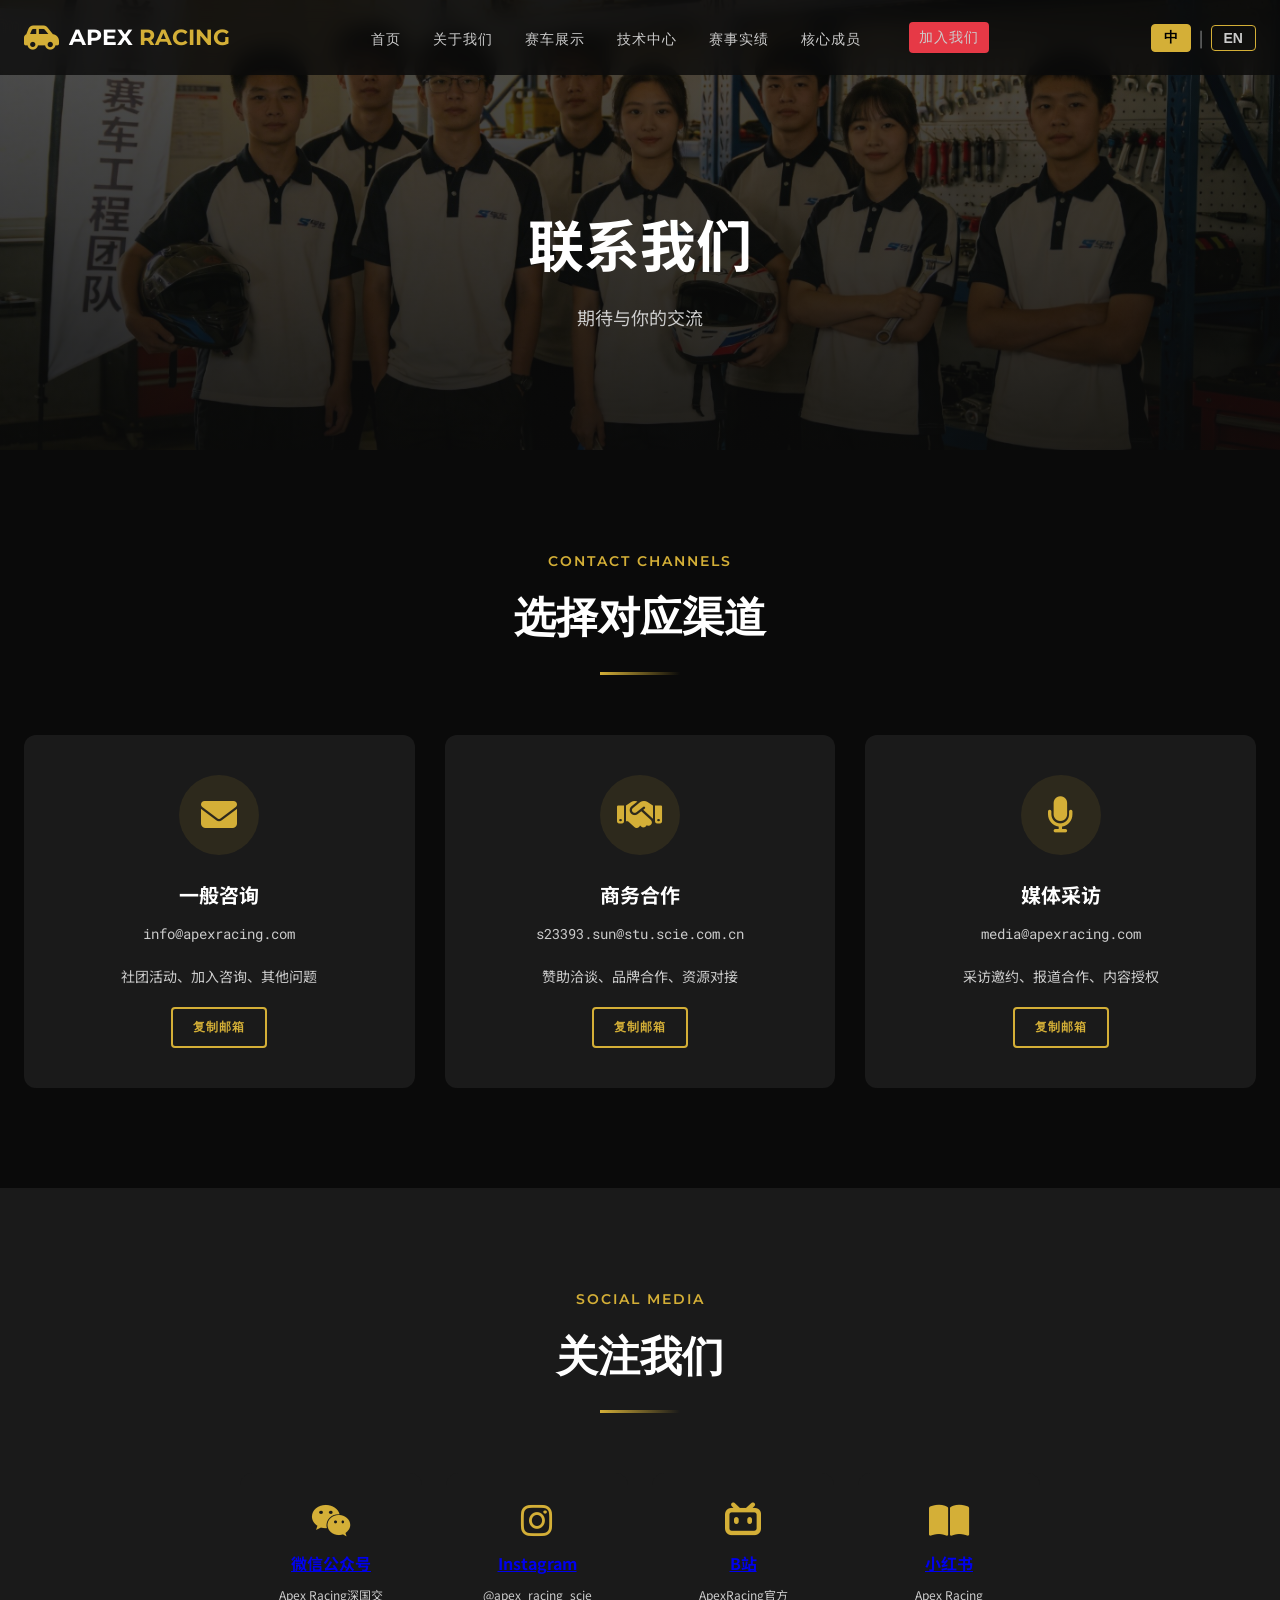
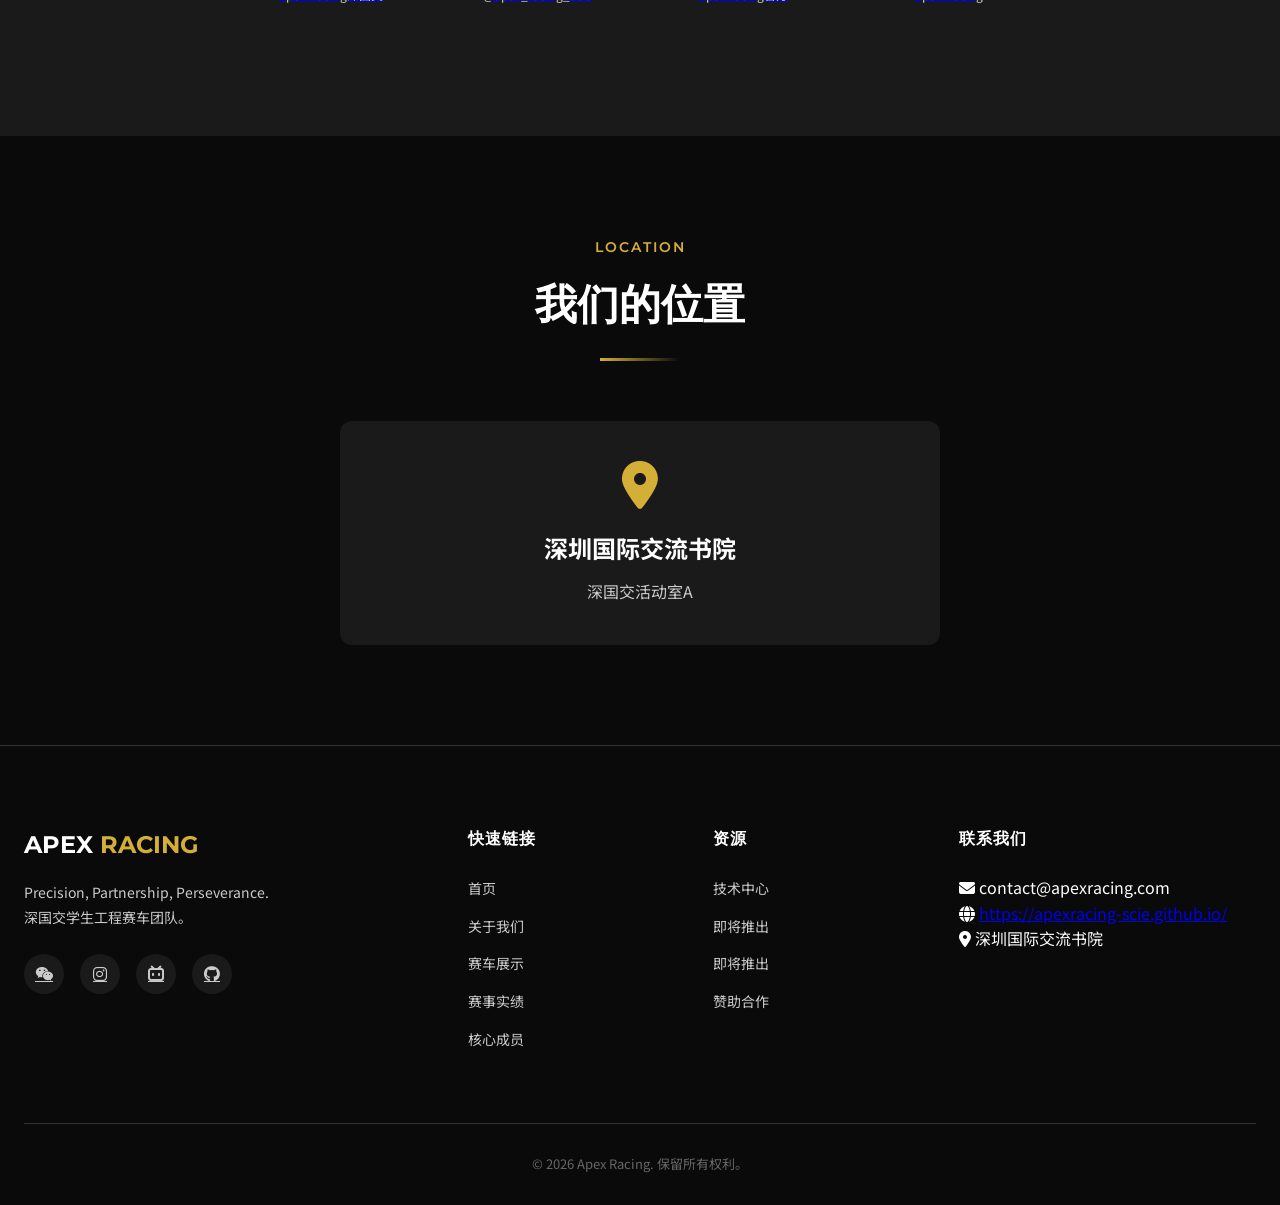
<file: contact.html>
<!DOCTYPE html>
<html lang="zh-CN">
<head>
    <meta charset="UTF-8">
    <meta name="viewport" content="width=device-width, initial-scale=1.0">
    <title data-i18n="contact.title">联系我们 | Apex Racing</title>
    <meta name="description" content="联系Apex Racing。一般咨询、商务合作、媒体采访，选择对应渠道，我们将在24小时内回复。">
    
    <link rel="preconnect" href="https://fonts.googleapis.com">
    <link rel="preconnect" href="https://fonts.gstatic.com" crossorigin>
    <link href="https://fonts.googleapis.com/css2?family=Montserrat:wght@400;500;600;700;800&family=Noto+Sans+SC:wght@400;500;700&family=Roboto+Mono:wght@400;500&display=swap" rel="stylesheet">
    <link rel="stylesheet" href="https://cdnjs.cloudflare.com/ajax/libs/font-awesome/6.5.1/css/all.min.css">
    <link rel="stylesheet" href="css/style.css?v=3">
    
    <style>
        .page-hero {
            height: 50vh;
            display: flex;
            align-items: center;
            justify-content: center;
            position: relative;
            background: linear-gradient(to bottom, rgba(10,10,10,0.7), rgba(10,10,10,0.9)), url('images/team-photo.jpg');
            background-size: cover;
            background-position: center;
            padding-top: 80px;
        }
        
        .page-hero-content {
            text-align: center;
            z-index: 1;
        }
        
        .page-hero h1 {
            font-size: clamp(36px, 6vw, 56px);
            margin-bottom: 16px;
        }
        
        .page-hero p {
            font-size: 18px;
            color: var(--color-text-secondary);
        }
        
        /* 联系渠道 */
        .contact-cards {
            display: grid;
            grid-template-columns: repeat(3, 1fr);
            gap: 30px;
        }
        
        .contact-card {
            background: var(--color-bg-secondary);
            border-radius: 12px;
            padding: 40px 30px;
            text-align: center;
            transition: all 0.3s ease;
        }
        
        .contact-card:hover {
            transform: translateY(-8px);
            box-shadow: 0 20px 40px rgba(0,0,0,0.4);
        }
        
        .contact-icon {
            width: 80px;
            height: 80px;
            margin: 0 auto 24px;
            background: rgba(212, 175, 55, 0.1);
            border-radius: 50%;
            display: flex;
            align-items: center;
            justify-content: center;
        }
        
        .contact-icon i {
            font-size: 36px;
            color: var(--color-accent-gold);
        }
        
        .contact-card h3 {
            font-size: 20px;
            margin-bottom: 12px;
        }
        
        .contact-email {
            font-family: var(--font-mono);
            font-size: 14px;
            color: var(--color-accent-gold);
            margin-bottom: 16px;
            word-break: break-all;
        }
        
        .contact-card p {
            color: var(--color-text-secondary);
            font-size: 14px;
            line-height: 1.6;
            margin-bottom: 20px;
        }
        
        .contact-card .btn {
            padding: 10px 20px;
            font-size: 12px;
        }
        
        /* 社交媒体 */
        .social-grid {
            display: grid;
            grid-template-columns: repeat(4, 1fr);
            gap: 24px;
            max-width: 800px;
            margin: 0 auto;
        }
        
        .social-card {
            background: var(--color-bg-secondary);
            border-radius: 12px;
            padding: 30px 20px;
            text-align: center;
            transition: all 0.3s ease;
        }
        
        .social-card:hover {
            transform: translateY(-5px);
            background: rgba(212, 175, 55, 0.1);
        }
        
        .social-card i {
            font-size: 36px;
            color: var(--color-accent-gold);
            margin-bottom: 12px;
        }
        
        .social-card h4 {
            font-size: 16px;
            margin-bottom: 4px;
        }
        
        .social-card span {
            font-size: 12px;
            color: var(--color-text-secondary);
        }
        
        /* 地址信息 */
        .address-card {
            background: var(--color-bg-secondary);
            border-radius: 12px;
            padding: 40px;
            text-align: center;
            max-width: 600px;
            margin: 0 auto;
        }
        
        .address-card i {
            font-size: 48px;
            color: var(--color-accent-gold);
            margin-bottom: 20px;
        }
        
        .address-card h3 {
            font-size: 24px;
            margin-bottom: 12px;
        }
        
        .address-card p {
            color: var(--color-text-secondary);
            font-size: 16px;
            line-height: 1.6;
        }
        
        @media (max-width: 1024px) {
            .contact-cards {
                grid-template-columns: 1fr;
            }
            
            .social-grid {
                grid-template-columns: repeat(2, 1fr);
            }
        }
        
        @media (max-width: 768px) {
            .social-grid {
                grid-template-columns: 1fr;
            }
        }
    </style>
</head>
<body>
    <!-- 导航栏 -->
    <nav class="navbar">
        <div class="container">
            <a href="index.html" class="logo">
                <i class="fas fa-car-side logo-icon"></i>
                <span class="logo-text">APEX <span>RACING</span></span>
            </a>
            <ul class="nav-links">
                <li><a href="index.html" data-i18n="nav.home">首页</a></li>
                <li><a href="about.html" data-i18n="nav.about">关于我们</a></li>
                <li><a href="cars/apex-04.html" data-i18n="nav.cars">赛车展示</a></li>
                <li><a href="tech/index.html" data-i18n="nav.tech">技术中心</a></li>
                <li><a href="racing/index.html" data-i18n="nav.racing">赛事实绩</a></li>
                <li><a href="team.html" data-i18n="nav.team">核心成员</a></li>
                <li><a href="join.html" data-i18n="nav.join" class="btn btn-primary nav-cta">加入我们</a></li>
            </ul>
            <button class="mobile-menu-btn">
                <i class="fas fa-bars"></i>
            </button>
        </div>
    </nav>
    
    <div class="mobile-menu">
        <button class="mobile-menu-close"><i class="fas fa-times"></i></button>
        <a href="index.html" data-i18n="nav.home">首页</a>
        <a href="about.html" data-i18n="nav.about">关于我们</a>
        <a href="cars/apex-04.html" data-i18n="nav.cars">赛车展示</a>
        <a href="tech/index.html" data-i18n="nav.tech">技术中心</a>
        <a href="racing/index.html" data-i18n="nav.racing">赛事实绩</a>
        <a href="team.html" data-i18n="nav.team">核心成员</a>
        <a href="join.html" data-i18n="nav.join">加入我们</a>
    </div>

    <!-- 页面Hero -->
    <section class="page-hero">
        <div class="page-hero-content">
            <h1 data-i18n="contact.title">联系我们</h1>
            <p data-i18n="contact.subtitle">期待与你的交流</p>
        </div>
    </section>

    <!-- 联系渠道 -->
    <section class="section">
        <div class="container">
            <div class="section-header">
                <span class="section-label">CONTACT CHANNELS</span>
                <h2 class="section-title" data-i18n="contact.channels_title">选择对应渠道</h2>
                <div class="title-underline"></div>
            </div>
            <div class="contact-cards">
                <div class="contact-card reveal">
                    <div class="contact-icon">
                        <i class="fas fa-envelope"></i>
                    </div>
                    <h3 data-i18n="contact.channel_general">一般咨询</h3>
                    <p class="contact-email">info@apexracing.com</p>
                    <p data-i18n="contact.channel_general_desc">社团活动、加入咨询、其他问题</p>
                    <button class="btn btn-outline" onclick="copyToClipboard('info@apexracing.com', this)" data-i18n="contact.copy_email">复制邮箱</button>
                </div>
                <div class="contact-card reveal">
                    <div class="contact-icon">
                        <i class="fas fa-handshake"></i>
                    </div>
                    <h3 data-i18n="contact.channel_business">商务合作</h3>
                    <p class="contact-email">s23393.sun@stu.scie.com.cn</p>
                    <p data-i18n="contact.channel_business_desc">赞助洽谈、品牌合作、资源对接</p>
                    <button class="btn btn-outline" onclick="copyToClipboard('s23393.sun@stu.scie.com.cn', this)" data-i18n="contact.copy_email">复制邮箱</button>
                </div>
                <div class="contact-card reveal">
                    <div class="contact-icon">
                        <i class="fas fa-microphone"></i>
                    </div>
                    <h3 data-i18n="contact.channel_media">媒体采访</h3>
                    <p class="contact-email">media@apexracing.com</p>
                    <p data-i18n="contact.channel_media_desc">采访邀约、报道合作、内容授权</p>
                    <button class="btn btn-outline" onclick="copyToClipboard('media@apexracing.com', this)" data-i18n="contact.copy_email">复制邮箱</button>
                </div>
            </div>
        </div>
    </section>

    <!-- 社交媒体 -->
    <section class="section section-alt">
        <div class="container">
            <div class="section-header">
                <span class="section-label">SOCIAL MEDIA</span>
                <h2 class="section-title" data-i18n="contact.social_title">关注我们</h2>
                <div class="title-underline"></div>
            </div>
            <div class="social-grid">
                <a href="#" class="social-card reveal">
                    <i class="fab fa-weixin"></i>
                    <h4 data-i18n="contact.wechat">微信公众号</h4>
                    <span data-i18n="contact.wechat_id">Apex Racing深国交</span>
                </a>
                <a href="#" class="social-card reveal">
                    <i class="fab fa-instagram"></i>
                    <h4 data-i18n="contact.instagram">Instagram</h4>
                    <span data-i18n="contact.instagram_id">@apex_racing_scie</span>
                </a>
                <a href="#" class="social-card reveal">
                    <i class="fab fa-bilibili"></i>
                    <h4 data-i18n="contact.bilibili">B站</h4>
                    <span data-i18n="contact.bilibili_id">ApexRacing官方</span>
                </a>
                <a href="#" class="social-card reveal">
                    <i class="fas fa-book-open"></i>
                    <h4 data-i18n="contact.xiaohongshu">小红书</h4>
                    <span data-i18n="contact.xiaohongshu_id">Apex Racing</span>
                </a>
            </div>
        </div>
    </section>

    <!-- 地址信息 -->
    <section class="section">
        <div class="container">
            <div class="section-header">
                <span class="section-label">LOCATION</span>
                <h2 class="section-title" data-i18n="contact.location_title">我们的位置</h2>
                <div class="title-underline"></div>
            </div>
            <div class="address-card reveal">
                <i class="fas fa-map-marker-alt"></i>
                <h3 data-i18n="contact.location_value">深圳国际交流书院</h3>
                <p data-i18n="contact.location_room">深国交活动室A<br>Apex Racing 社团活动室</p>
            </div>
        </div>
    </section>

    <!-- 页脚 -->
    <footer class="footer">
        <div class="container">
            <div class="footer-content">
                <div class="footer-brand">
                    <div class="logo-text">APEX <span>RACING</span></div>
                    <p>Precision, Partnership, Perseverance.<br data-i18n="[html]footer.copyright">深国交学生工程赛车团队。</p>
                    <div class="footer-social">
                        <a href="#"><i class="fab fa-weixin"></i></a>
                        <a href="#"><i class="fab fa-instagram"></i></a>
                        <a href="#"><i class="fab fa-bilibili"></i></a>
                        <a href="#"><i class="fab fa-github"></i></a>
                    </div>
                </div>
                <div class="footer-links-section">
                    <h4 class="footer-title" data-i18n="footer.quick_links">快速链接</h4>
                    <ul class="footer-links">
                        <li><a href="index.html" data-i18n="nav.home">首页</a></li>
                        <li><a href="about.html" data-i18n="nav.about">关于我们</a></li>
                        <li><a href="cars/apex-04.html" data-i18n="nav.cars">赛车展示</a></li>
                        <li><a href="racing/index.html" data-i18n="nav.racing">赛事实绩</a></li>
                        <li><a href="team.html" data-i18n="nav.team">核心成员</a></li>
                    </ul>
                </div>
                <div class="footer-links-section">
                    <h4 class="footer-title" data-i18n="footer.resources">资源</h4>
                    <ul class="footer-links">
                        <li><a href="tech/index.html" data-i18n="nav.tech">技术博客</a></li>
                        <li><a href="#" data-i18n="common.coming_soon">知识库</a></li>
                        <li><a href="#" data-i18n="common.coming_soon">校友网络</a></li>
                        <li><a href="sponsors.html" data-i18n="nav.sponsors">赞助合作</a></li>
                    </ul>
                </div>
                <div class="footer-contact-section">
                    <h4 class="footer-title" data-i18n="footer.contact_us">联系我们</h4>
                    <p><i class="fas fa-envelope"></i> contact@apexracing.com</p>
                    <p><i class="fas fa-globe"></i> <a href="https://apexracing-scie.github.io/" target="_blank">https://apexracing-scie.github.io/</a></p>
                    <p><i class="fas fa-map-marker-alt"></i> <span data-i18n="contact.location_value">深圳国际交流书院</span></p>
                </div>
            </div>
            <div class="footer-bottom">
                <p data-i18n="footer.copyright">&copy; 2026 Apex Racing. 保留所有权利。</p>
            </div>
        </div>
    </footer>

    <!-- Scripts -->
    <script src="js/i18n.js?v=3"></script>
    <script src="js/main.js?v=3"></script>
</body>
</html>
</file>
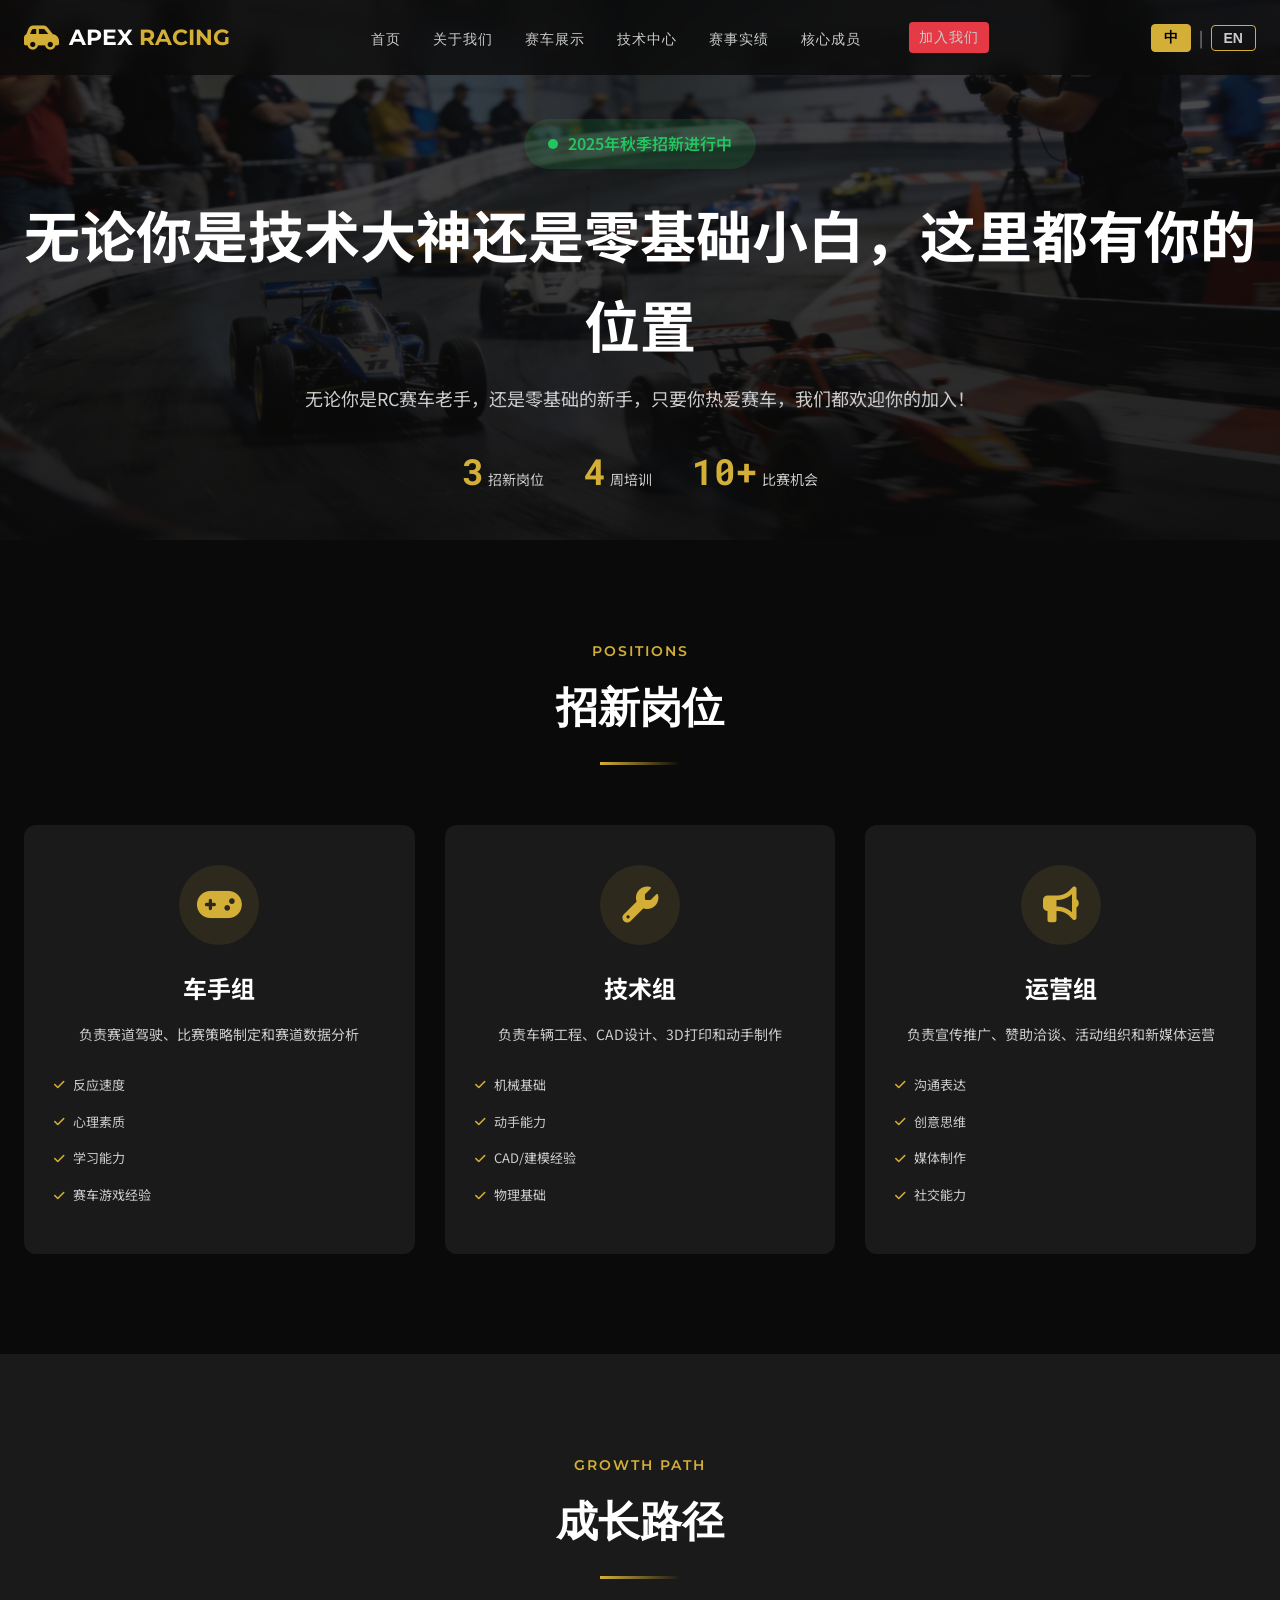
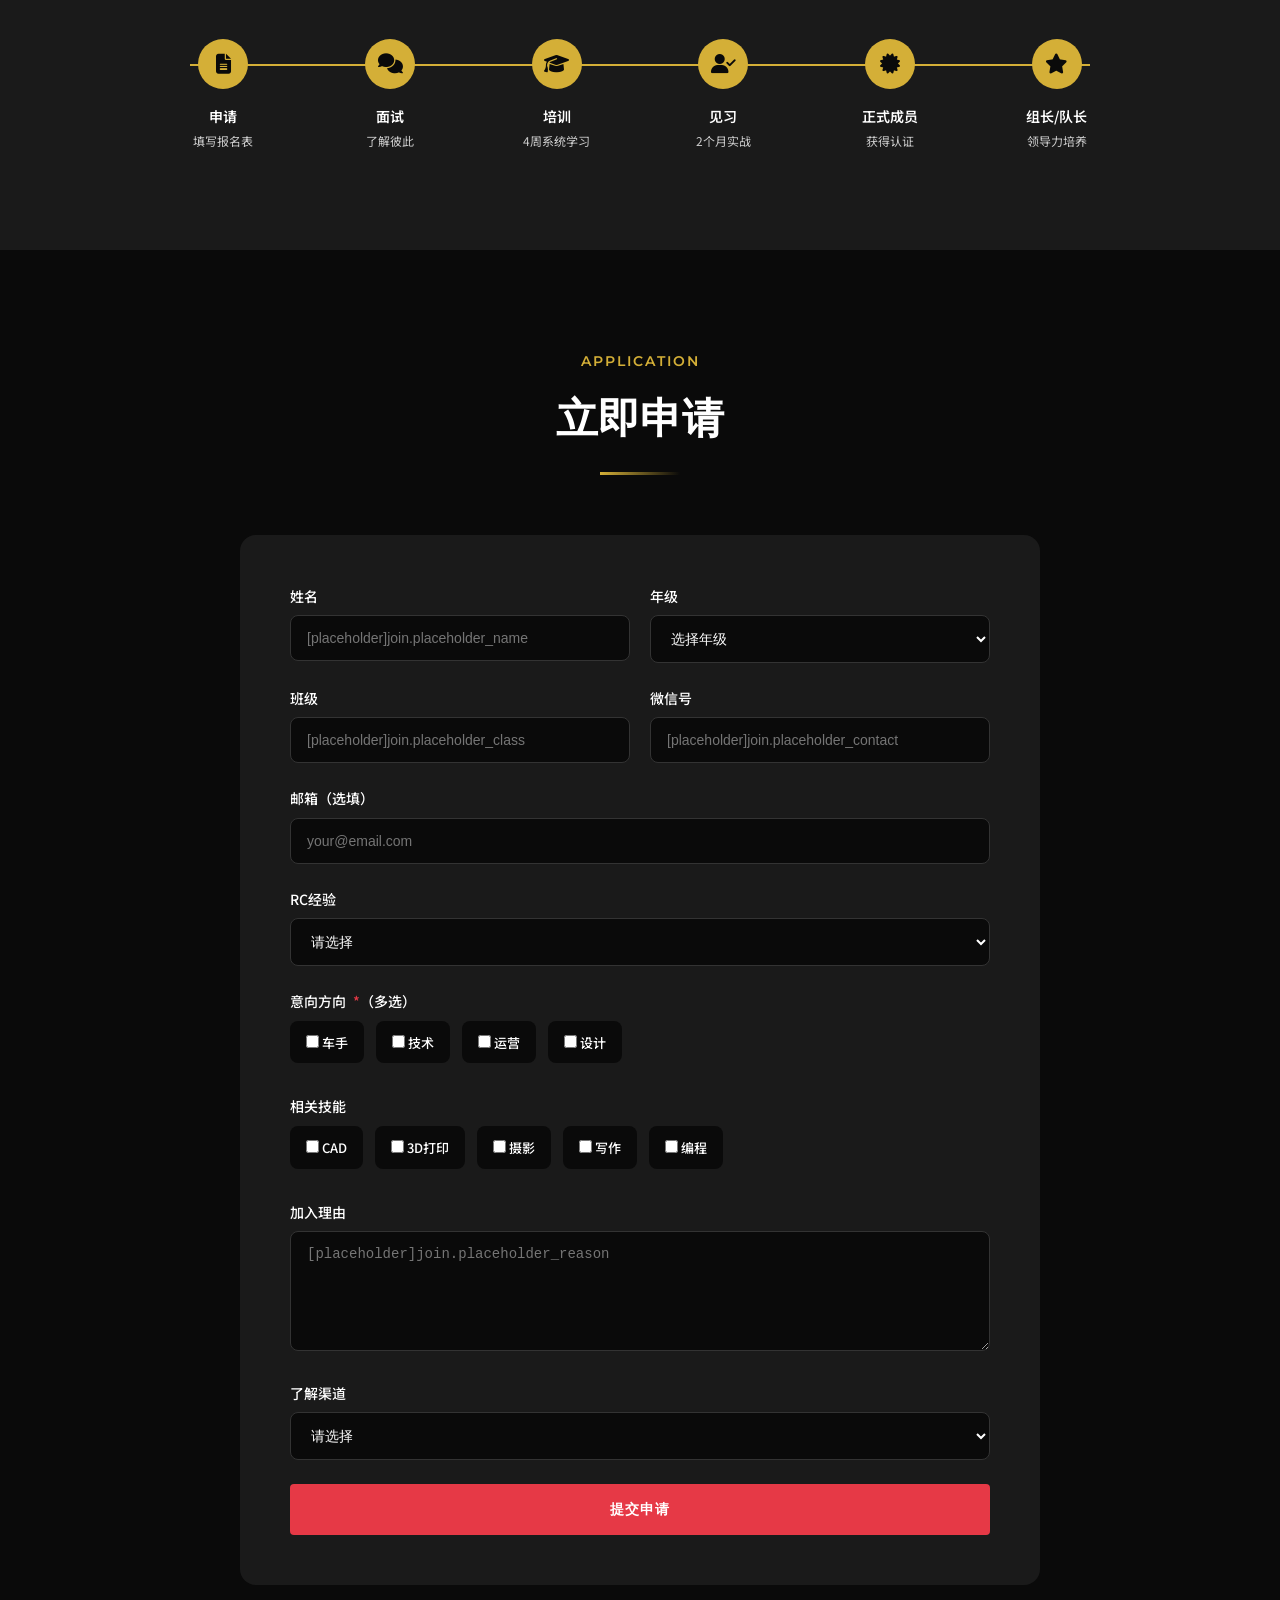
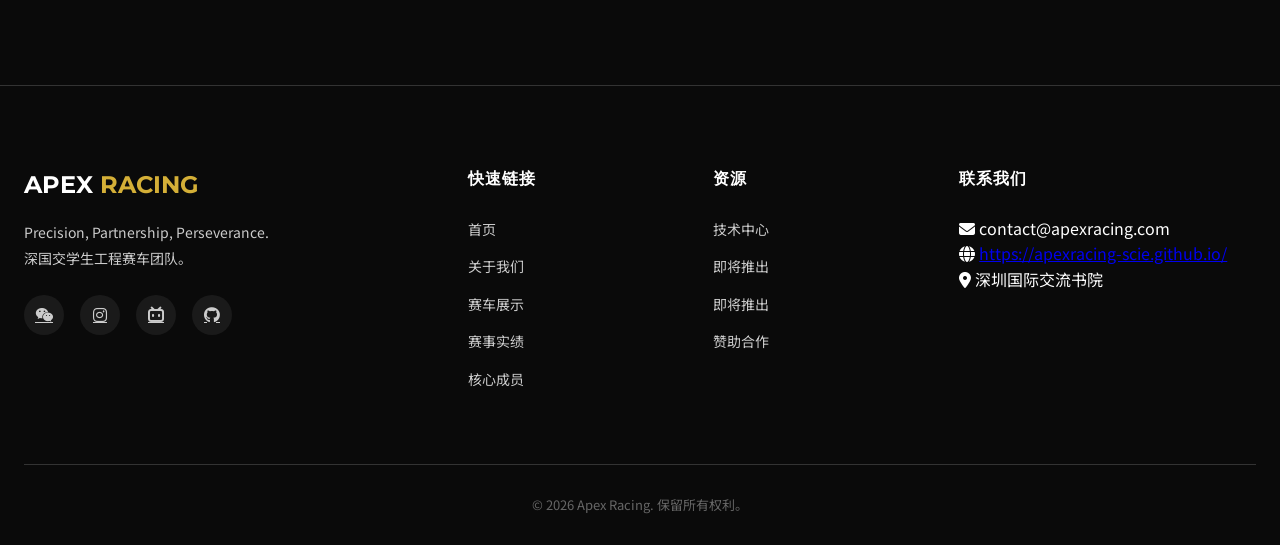
<file: join.html>
<!DOCTYPE html>
<html lang="zh-CN">
<head>
    <meta charset="UTF-8">
    <meta name="viewport" content="width=device-width, initial-scale=1.0">
    <title data-i18n="join.title">加入我们 | Apex Racing - 下一个会是你吗？</title>
    <meta name="description" content="Apex Racing招新信息。车手组、技术组、运营组，无论你是什么背景，这里都有你的位置。立即提交申请。">
    
    <link rel="preconnect" href="https://fonts.googleapis.com">
    <link rel="preconnect" href="https://fonts.gstatic.com" crossorigin>
    <link href="https://fonts.googleapis.com/css2?family=Montserrat:wght@400;500;600;700;800&family=Noto+Sans+SC:wght@400;500;700&family=Roboto+Mono:wght@400;500&display=swap" rel="stylesheet">
    <link rel="stylesheet" href="https://cdnjs.cloudflare.com/ajax/libs/font-awesome/6.5.1/css/all.min.css">
    <link rel="stylesheet" href="css/style.css?v=3">
    
    <style>
        .page-hero {
            height: 60vh;
            display: flex;
            align-items: center;
            justify-content: center;
            position: relative;
            background: linear-gradient(to bottom, rgba(10,10,10,0.7), rgba(10,10,10,0.9)), url('images/racing-event.jpg');
            background-size: cover;
            background-position: center;
            padding-top: 80px;
        }
        
        .page-hero-content {
            text-align: center;
            z-index: 1;
        }
        
        .page-hero h1 {
            font-size: clamp(36px, 6vw, 56px);
            margin-bottom: 16px;
        }
        
        .page-hero p {
            font-size: 18px;
            color: var(--color-text-secondary);
        }
        
        .hero-stats {
            display: flex;
            justify-content: center;
            gap: 40px;
            margin-top: 30px;
        }
        
        .hero-stat {
            text-align: center;
        }
        
        .hero-stat-value {
            font-family: var(--font-mono);
            font-size: 36px;
            font-weight: 700;
            color: var(--color-accent-gold);
        }
        
        .hero-stat-label {
            font-size: 14px;
            color: var(--color-text-secondary);
        }
        
        /* 招新状态 */
        .recruitment-status {
            display: inline-flex;
            align-items: center;
            gap: 10px;
            padding: 12px 24px;
            background: rgba(34, 197, 94, 0.15);
            border-radius: 30px;
            margin-bottom: 20px;
        }
        
        .status-dot {
            width: 10px;
            height: 10px;
            background: #22c55e;
            border-radius: 50%;
            animation: pulse 2s infinite;
        }
        
        @keyframes pulse {
            0%, 100% { opacity: 1; }
            50% { opacity: 0.5; }
        }
        
        .recruitment-status span {
            color: #22c55e;
            font-weight: 600;
        }
        
        /* 岗位介绍 */
        .role-cards {
            display: grid;
            grid-template-columns: repeat(3, 1fr);
            gap: 30px;
        }
        
        .role-card {
            background: var(--color-bg-secondary);
            border-radius: 12px;
            padding: 40px 30px;
            text-align: center;
            transition: all 0.3s ease;
        }
        
        .role-card:hover {
            transform: translateY(-8px);
            box-shadow: 0 20px 40px rgba(0,0,0,0.4);
        }
        
        .role-icon {
            width: 80px;
            height: 80px;
            margin: 0 auto 24px;
            background: rgba(212, 175, 55, 0.1);
            border-radius: 50%;
            display: flex;
            align-items: center;
            justify-content: center;
        }
        
        .role-icon i {
            font-size: 36px;
            color: var(--color-accent-gold);
        }
        
        .role-card h3 {
            font-size: 24px;
            margin-bottom: 16px;
        }
        
        .role-card p {
            color: var(--color-text-secondary);
            font-size: 14px;
            line-height: 1.7;
            margin-bottom: 20px;
        }
        
        .role-skills {
            list-style: none;
            text-align: left;
        }
        
        .role-skills li {
            padding: 8px 0;
            font-size: 13px;
            color: var(--color-text-secondary);
            display: flex;
            align-items: center;
            gap: 8px;
        }
        
        .role-skills li i {
            color: var(--color-accent-gold);
            font-size: 12px;
        }
        
        /* 成长路径 */
        .path-steps {
            display: flex;
            justify-content: space-between;
            position: relative;
            max-width: 1000px;
            margin: 0 auto;
        }
        
        .path-steps::before {
            content: '';
            position: absolute;
            top: 25px;
            left: 50px;
            right: 50px;
            height: 2px;
            background: var(--color-accent-gold);
        }
        
        .path-step {
            text-align: center;
            position: relative;
            flex: 1;
        }
        
        .path-dot {
            width: 50px;
            height: 50px;
            background: var(--color-accent-gold);
            border-radius: 50%;
            display: flex;
            align-items: center;
            justify-content: center;
            margin: 0 auto 16px;
            position: relative;
            z-index: 1;
        }
        
        .path-dot i {
            color: var(--color-bg-primary);
            font-size: 20px;
        }
        
        .path-title {
            font-size: 14px;
            font-weight: 600;
            margin-bottom: 4px;
        }
        
        .path-time {
            font-size: 12px;
            color: var(--color-text-secondary);
        }
        
        /* 报名表单 */
        .form-container {
            max-width: 800px;
            margin: 0 auto;
            background: var(--color-bg-secondary);
            border-radius: 16px;
            padding: 50px;
        }
        
        .form-group {
            margin-bottom: 24px;
        }
        
        .form-group label {
            display: block;
            font-size: 14px;
            font-weight: 500;
            margin-bottom: 8px;
        }
        
        .form-group label .required {
            color: var(--color-accent-red);
            margin-left: 4px;
        }
        
        .form-group input,
        .form-group select,
        .form-group textarea {
            width: 100%;
            padding: 14px 16px;
            background: var(--color-bg-primary);
            border: 1px solid var(--color-border);
            border-radius: 8px;
            color: var(--color-text-primary);
            font-size: 14px;
            transition: all 0.3s ease;
        }
        
        .form-group input:focus,
        .form-group select:focus,
        .form-group textarea:focus {
            outline: none;
            border-color: var(--color-accent-gold);
        }
        
        .form-group input.error,
        .form-group select.error,
        .form-group textarea.error {
            border-color: var(--color-accent-red);
        }
        
        .form-group textarea {
            min-height: 120px;
            resize: vertical;
        }
        
        .form-row {
            display: grid;
            grid-template-columns: 1fr 1fr;
            gap: 20px;
        }
        
        .checkbox-group {
            display: flex;
            flex-wrap: wrap;
            gap: 12px;
        }
        
        .checkbox-item {
            display: flex;
            align-items: center;
            gap: 8px;
            padding: 10px 16px;
            background: var(--color-bg-primary);
            border-radius: 8px;
            cursor: pointer;
            transition: all 0.3s ease;
        }
        
        .checkbox-item:hover {
            background: rgba(212, 175, 55, 0.1);
        }
        
        .checkbox-item input {
            width: auto;
        }
        
        .checkbox-item span {
            font-size: 13px;
        }
        
        /* FAQ */
        .faq-list {
            max-width: 800px;
            margin: 0 auto;
        }
        
        .faq-item {
            background: var(--color-bg-secondary);
            border-radius: 12px;
            margin-bottom: 16px;
            overflow: hidden;
        }
        
        .faq-question {
            padding: 20px 24px;
            display: flex;
            justify-content: space-between;
            align-items: center;
            cursor: pointer;
            transition: background 0.3s ease;
        }
        
        .faq-question:hover {
            background: rgba(212, 175, 55, 0.05);
        }
        
        .faq-question h4 {
            font-size: 16px;
            font-weight: 500;
        }
        
        .faq-icon {
            color: var(--color-accent-gold);
            transition: transform 0.3s ease;
        }
        
        .faq-item.active .faq-icon {
            transform: rotate(180deg);
        }
        
        .faq-answer {
            max-height: 0;
            overflow: hidden;
            transition: max-height 0.3s ease;
        }
        
        .faq-answer-content {
            padding: 0 24px 20px;
            color: var(--color-text-secondary);
            font-size: 14px;
            line-height: 1.7;
        }
        
        @media (max-width: 1024px) {
            .role-cards {
                grid-template-columns: 1fr;
            }
            
            .path-steps {
                flex-direction: column;
                gap: 30px;
            }
            
            .path-steps::before {
                display: none;
            }
            
            .form-row {
                grid-template-columns: 1fr;
            }
        }
        
        @media (max-width: 768px) {
            .form-container {
                padding: 30px 20px;
            }
            
            .hero-stats {
                flex-direction: column;
                gap: 20px;
            }
        }
    </style>
</head>
<body>
    <!-- 导航栏 -->
    <nav class="navbar">
        <div class="container">
            <a href="index.html" class="logo">
                <i class="fas fa-car-side logo-icon"></i>
                <span class="logo-text">APEX <span>RACING</span></span>
            </a>
            <ul class="nav-links">
                <li><a href="index.html" data-i18n="nav.home">首页</a></li>
                <li><a href="about.html" data-i18n="nav.about">关于我们</a></li>
                <li><a href="cars/apex-04.html" data-i18n="nav.cars">赛车展示</a></li>
                <li><a href="tech/index.html" data-i18n="nav.tech">技术中心</a></li>
                <li><a href="racing/index.html" data-i18n="nav.racing">赛事实绩</a></li>
                <li><a href="team.html" data-i18n="nav.team">核心成员</a></li>
                <li><a href="join.html" data-i18n="nav.join" class="btn btn-primary nav-cta">加入我们</a></li>
            </ul>
            <button class="mobile-menu-btn">
                <i class="fas fa-bars"></i>
            </button>
        </div>
    </nav>
    
    <div class="mobile-menu">
        <button class="mobile-menu-close"><i class="fas fa-times"></i></button>
        <a href="index.html" data-i18n="nav.home">首页</a>
        <a href="about.html" data-i18n="nav.about">关于我们</a>
        <a href="cars/apex-04.html" data-i18n="nav.cars">赛车展示</a>
        <a href="tech/index.html" data-i18n="nav.tech">技术中心</a>
        <a href="racing/index.html" data-i18n="nav.racing">赛事实绩</a>
        <a href="team.html" data-i18n="nav.team">核心成员</a>
        <a href="join.html" data-i18n="nav.join">加入我们</a>
    </div>

    <!-- 页面Hero -->
    <section class="page-hero">
        <div class="page-hero-content">
            <div class="recruitment-status">
                <span class="status-dot"></span>
                <span data-i18n="join.recruitment_status">2025年秋季招新进行中</span>
            </div>
            <h1 data-i18n="join.page_subtitle">下一个会是你吗？</h1>
            <p data-i18n="join.subtitle">无论你是技术大神还是零基础小白，这里都有你的位置</p>
            <div class="hero-stats">
                <div class="hero-stat">
                    <span class="hero-stat-value">3</span>
                    <span class="hero-stat-label" data-i18n="join.positions_count">招新岗位</span>
                </div>
                <div class="hero-stat">
                    <span class="hero-stat-value">4</span>
                    <span class="hero-stat-label" data-i18n="join.training_weeks">周培训</span>
                </div>
                <div class="hero-stat">
                    <span class="hero-stat-value">10+</span>
                    <span class="hero-stat-label" data-i18n="join.race_opportunities">比赛机会</span>
                </div>
            </div>
        </div>
    </section>

    <!-- 岗位介绍 -->
    <section class="section">
        <div class="container">
            <div class="section-header">
                <span class="section-label">POSITIONS</span>
                <h2 class="section-title" data-i18n="join.positions_title">招新岗位</h2>
                <div class="title-underline"></div>
            </div>
            <div class="role-cards">
                <div class="role-card reveal">
                    <div class="role-icon">
                        <i class="fas fa-gamepad"></i>
                    </div>
                    <h3 data-i18n="join.role_driver">车手组</h3>
                    <p data-i18n="join.role_driver_desc">负责赛道驾驶、比赛策略制定和赛道数据分析</p>
                    <ul class="role-skills">
                        <li><i class="fas fa-check"></i> <span data-i18n="common.skill_reaction">反应速度快</span></li>
                        <li><i class="fas fa-check"></i> <span data-i18n="common.skill_mentality">心理素质好</span></li>
                        <li><i class="fas fa-check"></i> <span data-i18n="common.skill_learning">学习能力强</span></li>
                        <li><i class="fas fa-check"></i> <span data-i18n="common.skill_game_exp">有游戏/驾驶经验优先</span></li>
                    </ul>
                </div>
                <div class="role-card reveal">
                    <div class="role-icon">
                        <i class="fas fa-wrench"></i>
                    </div>
                    <h3 data-i18n="join.role_tech">技术组</h3>
                    <p data-i18n="join.role_tech_desc">负责车辆工程、CAD设计、3D打印和动手制作</p>
                    <ul class="role-skills">
                        <li><i class="fas fa-check"></i> <span data-i18n="common.skill_mechanical">对机械有兴趣</span></li>
                        <li><i class="fas fa-check"></i> <span data-i18n="common.skill_hands_on">动手能力强</span></li>
                        <li><i class="fas fa-check"></i> <span data-i18n="common.skill_cad_exp">有CAD/3D打印经验优先</span></li>
                        <li><i class="fas fa-check"></i> <span data-i18n="common.skill_physics">物理/工程基础</span></li>
                    </ul>
                </div>
                <div class="role-card reveal">
                    <div class="role-icon">
                        <i class="fas fa-bullhorn"></i>
                    </div>
                    <h3 data-i18n="join.role_operation">运营组</h3>
                    <p data-i18n="join.role_operation_desc">负责宣传推广、赞助洽谈、活动组织和新媒体运营</p>
                    <ul class="role-skills">
                        <li><i class="fas fa-check"></i> <span data-i18n="common.skill_communication">沟通能力强</span></li>
                        <li><i class="fas fa-check"></i> <span data-i18n="common.skill_creative">有创意想法</span></li>
                        <li><i class="fas fa-check"></i> <span data-i18n="common.skill_media">会摄影/设计/写作</span></li>
                        <li><i class="fas fa-check"></i> <span data-i18n="common.skill_social">熟悉社交媒体</span></li>
                    </ul>
                </div>
            </div>
        </div>
    </section>

    <!-- 成长路径 -->
    <section class="section section-alt">
        <div class="container">
            <div class="section-header">
                <span class="section-label">GROWTH PATH</span>
                <h2 class="section-title" data-i18n="join.growth_path">成长路径</h2>
                <div class="title-underline"></div>
            </div>
            <div class="path-steps">
                <div class="path-step reveal">
                    <div class="path-dot"><i class="fas fa-file-alt"></i></div>
                    <div class="path-title" data-i18n="join.path_apply">申请</div>
                    <div class="path-time" data-i18n="join.path_apply_desc">填写报名表</div>
                </div>
                <div class="path-step reveal">
                    <div class="path-dot"><i class="fas fa-comments"></i></div>
                    <div class="path-title" data-i18n="join.path_interview">面试</div>
                    <div class="path-time" data-i18n="join.path_interview_desc">了解彼此</div>
                </div>
                <div class="path-step reveal">
                    <div class="path-dot"><i class="fas fa-graduation-cap"></i></div>
                    <div class="path-title" data-i18n="join.path_training">培训</div>
                    <div class="path-time" data-i18n="join.path_training_desc">4周系统学习</div>
                </div>
                <div class="path-step reveal">
                    <div class="path-dot"><i class="fas fa-user-check"></i></div>
                    <div class="path-title" data-i18n="join.path_intern">见习</div>
                    <div class="path-time" data-i18n="join.path_intern_desc">2个月实战</div>
                </div>
                <div class="path-step reveal">
                    <div class="path-dot"><i class="fas fa-certificate"></i></div>
                    <div class="path-title" data-i18n="join.path_member">正式成员</div>
                    <div class="path-time" data-i18n="join.path_member_desc">获得认证</div>
                </div>
                <div class="path-step reveal">
                    <div class="path-dot"><i class="fas fa-star"></i></div>
                    <div class="path-title" data-i18n="join.path_leader">组长/队长</div>
                    <div class="path-time" data-i18n="join.path_leader_desc">领导力培养</div>
                </div>
            </div>
        </div>
    </section>

    <!-- 报名表单 -->
    <section class="section">
        <div class="container">
            <div class="section-header">
                <span class="section-label">APPLICATION</span>
                <h2 class="section-title" data-i18n="join.form_title">立即申请</h2>
                <div class="title-underline"></div>
            </div>
            <div class="form-container reveal">
                <form id="joinForm" action="https://formspree.io/f/xnqevwdr" method="POST" data-validate>
                    <div class="form-row">
                        <div class="form-group">
                            <label data-i18n="join.form_name">姓名 <span class="required">*</span></label>
                            <input type="text" name="name" required data-i18n="[placeholder]join.placeholder_name" placeholder="请输入您的姓名">
                        </div>
                        <div class="form-group">
                            <label data-i18n="join.form_grade">年级 <span class="required">*</span></label>
                            <select name="grade" required>
                                <option value="" data-i18n="common.select_grade">请选择年级</option>
                                <option value="G1">G1</option>
                                <option value="G2">G2</option>
                                <option value="A1">A1</option>
                                <option value="A2">A2</option>
                            </select>
                        </div>
                    </div>
                    
                    <div class="form-row">
                        <div class="form-group">
                            <label data-i18n="join.form_class">班级 <span class="required">*</span></label>
                            <input type="text" name="class" required data-i18n="[placeholder]join.placeholder_class" placeholder="如：G1A">
                        </div>
                        <div class="form-group">
                            <label data-i18n="join.form_contact">微信号 <span class="required">*</span></label>
                            <input type="text" name="wechat" required data-i18n="[placeholder]join.placeholder_contact" placeholder="用于联系">
                        </div>
                    </div>
                    
                    <div class="form-group">
                        <label data-i18n="join.form_email">邮箱（选填）</label>
                        <input type="email" name="email" placeholder="your@email.com">
                    </div>
                    
                    <div class="form-group">
                        <label data-i18n="join.form_experience">RC经验 <span class="required">*</span></label>
                        <select name="experience" required>
                            <option value="" data-i18n="common.select">请选择</option>
                            <option value="none" data-i18n="join.experience_0">零基础</option>
                            <option value="beginner" data-i18n="join.experience_1">入门</option>
                            <option value="intermediate" data-i18n="join.experience_2">进阶</option>
                            <option value="expert" data-i18n="join.experience_3">资深</option>
                        </select>
                    </div>
                    
                    <div class="form-group">
                        <label><span data-i18n="join.form_direction">意向方向</span> <span class="required">*</span>（<span data-i18n="common.multi_select">可多选</span>）</label>
                        <div class="checkbox-group">
                            <label class="checkbox-item">
                                <input type="checkbox" name="direction" value="driver">
                                <span data-i18n="join.direction_driver">车手</span>
                            </label>
                            <label class="checkbox-item">
                                <input type="checkbox" name="direction" value="tech">
                                <span data-i18n="join.direction_tech">技术</span>
                            </label>
                            <label class="checkbox-item">
                                <input type="checkbox" name="direction" value="operation">
                                <span data-i18n="join.direction_operation">运营</span>
                            </label>
                            <label class="checkbox-item">
                                <input type="checkbox" name="direction" value="design">
                                <span data-i18n="join.direction_design">设计</span>
                            </label>
                        </div>
                    </div>
                    
                    <div class="form-group">
                        <label data-i18n="join.form_skills">相关技能（可多选）</label>
                        <div class="checkbox-group">
                            <label class="checkbox-item">
                                <input type="checkbox" name="skills" value="cad">
                                <span data-i18n="join.skill_cad">CAD</span>
                            </label>
                            <label class="checkbox-item">
                                <input type="checkbox" name="skills" value="3dprint">
                                <span data-i18n="join.skill_3dprint">3D打印</span>
                            </label>
                            <label class="checkbox-item">
                                <input type="checkbox" name="skills" value="photo">
                                <span data-i18n="join.skill_photo">摄影</span>
                            </label>
                            <label class="checkbox-item">
                                <input type="checkbox" name="skills" value="writing">
                                <span data-i18n="join.skill_writing">写作</span>
                            </label>
                            <label class="checkbox-item">
                                <input type="checkbox" name="skills" value="coding">
                                <span data-i18n="join.skill_coding">编程</span>
                            </label>
                        </div>
                    </div>
                    
                    <div class="form-group">
                        <label data-i18n="join.form_reason">加入理由 <span class="required">*</span></label>
                        <textarea name="reason" required data-i18n="[placeholder]join.placeholder_reason" placeholder="请简述您想加入Apex Racing的原因（500字以内）" maxlength="500"></textarea>
                    </div>
                    
                    <div class="form-group">
                        <label data-i18n="join.form_source">了解渠道</label>
                        <select name="source">
                            <option value="" data-i18n="common.select">请选择</option>
                            <option value="friend" data-i18n="join.source_friend">朋友推荐</option>
                            <option value="presentation" data-i18n="join.source_presentation">宣讲会</option>
                            <option value="social" data-i18n="join.source_social">社交媒体</option>
                            <option value="other" data-i18n="join.source_other">其他</option>
                        </select>
                    </div>
                    
                    <button type="submit" class="btn btn-primary" style="width: 100%; padding: 16px;" data-i18n="join.submit">提交申请</button>
                </form>
            </div>
        </div>
    </section>

    <!-- 页脚 -->
    <footer class="footer">
        <div class="container">
            <div class="footer-content">
                <div class="footer-brand">
                    <div class="logo-text">APEX <span>RACING</span></div>
                    <p>Precision, Partnership, Perseverance.<br data-i18n="[html]footer.copyright">深国交学生工程赛车团队。</p>
                    <div class="footer-social">
                        <a href="#"><i class="fab fa-weixin"></i></a>
                        <a href="#"><i class="fab fa-instagram"></i></a>
                        <a href="#"><i class="fab fa-bilibili"></i></a>
                        <a href="#"><i class="fab fa-github"></i></a>
                    </div>
                </div>
                <div class="footer-links-section">
                    <h4 class="footer-title" data-i18n="footer.quick_links">快速链接</h4>
                    <ul class="footer-links">
                        <li><a href="index.html" data-i18n="nav.home">首页</a></li>
                        <li><a href="about.html" data-i18n="nav.about">关于我们</a></li>
                        <li><a href="cars/apex-04.html" data-i18n="nav.cars">赛车展示</a></li>
                        <li><a href="racing/index.html" data-i18n="nav.racing">赛事实绩</a></li>
                        <li><a href="team.html" data-i18n="nav.team">核心成员</a></li>
                    </ul>
                </div>
                <div class="footer-links-section">
                    <h4 class="footer-title" data-i18n="footer.resources">资源</h4>
                    <ul class="footer-links">
                        <li><a href="tech/index.html" data-i18n="nav.tech">技术博客</a></li>
                        <li><a href="#" data-i18n="common.coming_soon">知识库</a></li>
                        <li><a href="#" data-i18n="common.coming_soon">校友网络</a></li>
                        <li><a href="sponsors.html" data-i18n="nav.sponsors">赞助合作</a></li>
                    </ul>
                </div>
                <div class="footer-contact-section">
                    <h4 class="footer-title" data-i18n="footer.contact_us">联系我们</h4>
                    <p><i class="fas fa-envelope"></i> contact@apexracing.com</p>
                    <p><i class="fas fa-globe"></i> <a href="https://apexracing-scie.github.io/" target="_blank">https://apexracing-scie.github.io/</a></p>
                    <p><i class="fas fa-map-marker-alt"></i> <span data-i18n="contact.location_value">深圳国际交流书院</span></p>
                </div>
            </div>
            <div class="footer-bottom">
                <p data-i18n="footer.copyright">&copy; 2026 Apex Racing. 保留所有权利。</p>
            </div>
        </div>
    </footer>

    <!-- Scripts -->
    <script src="js/i18n.js?v=3"></script>
    <script src="js/main.js?v=3"></script>
</body>
</html>
</file>
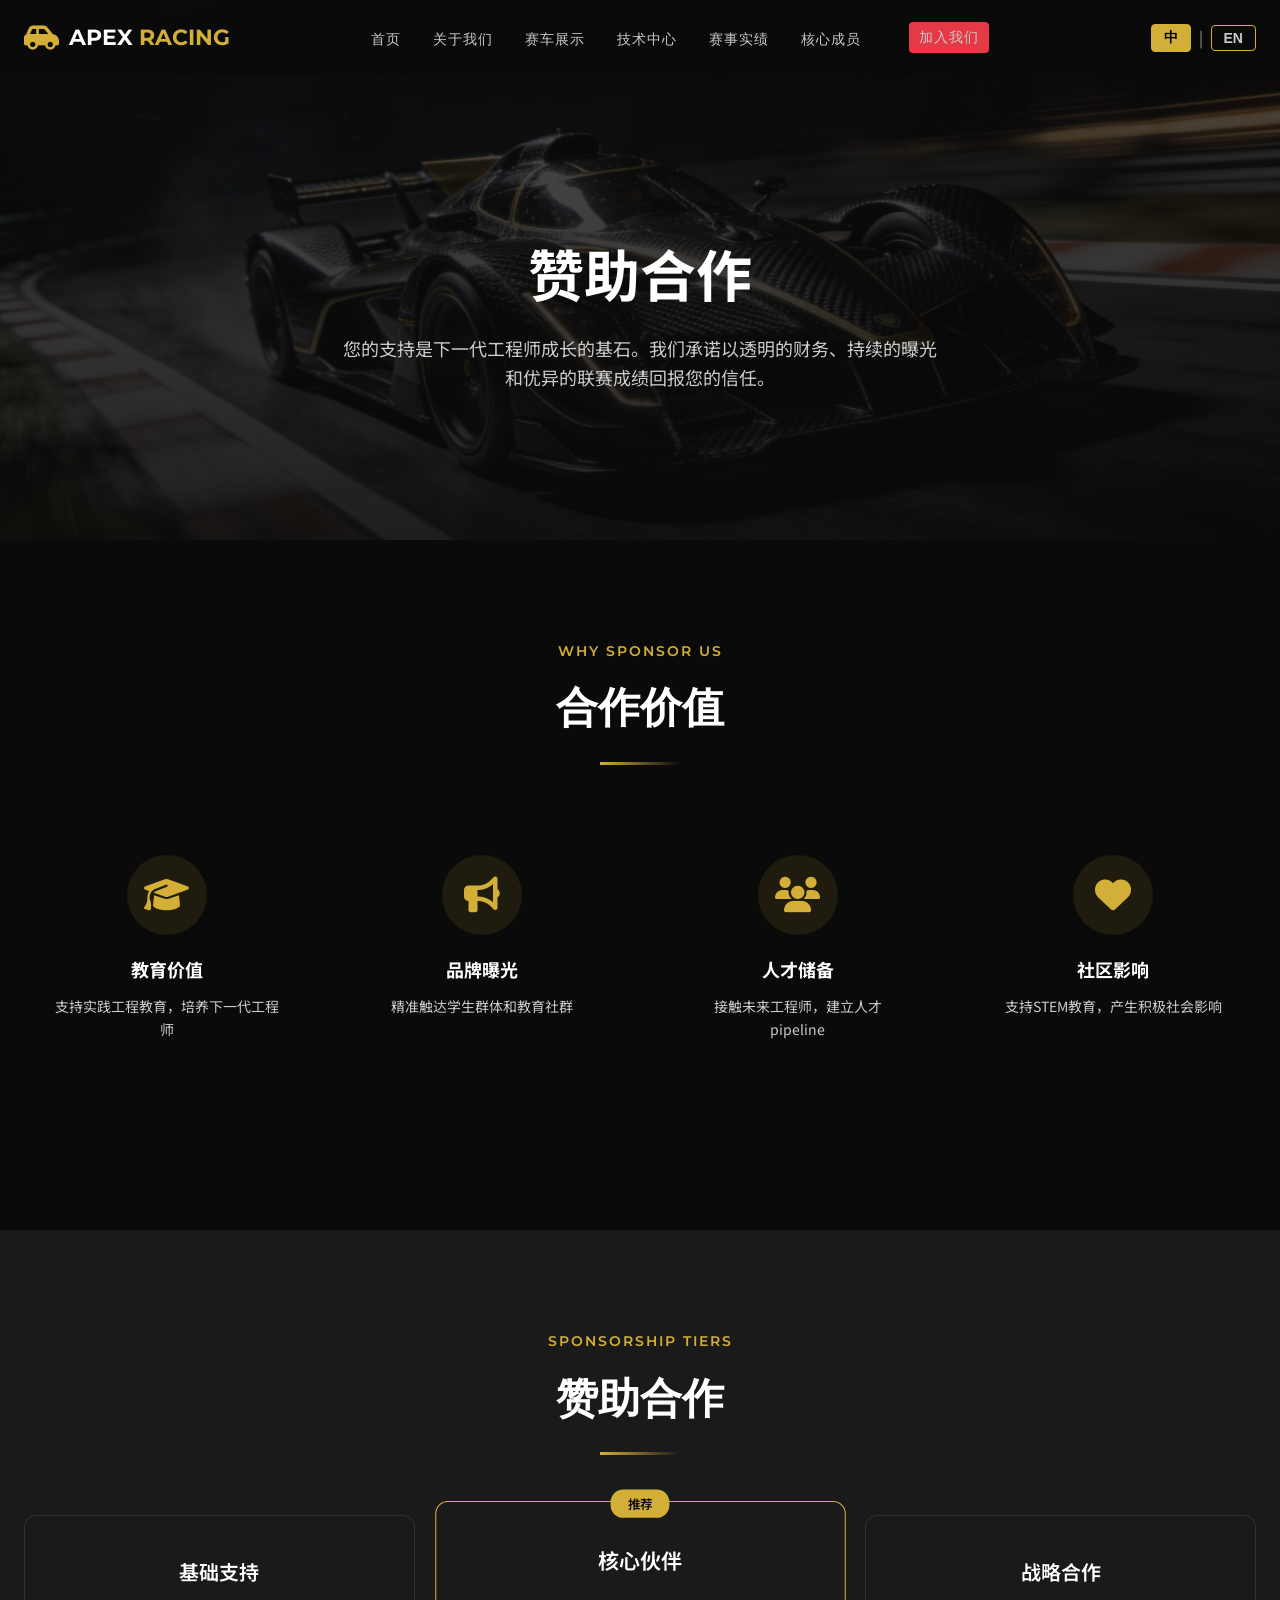
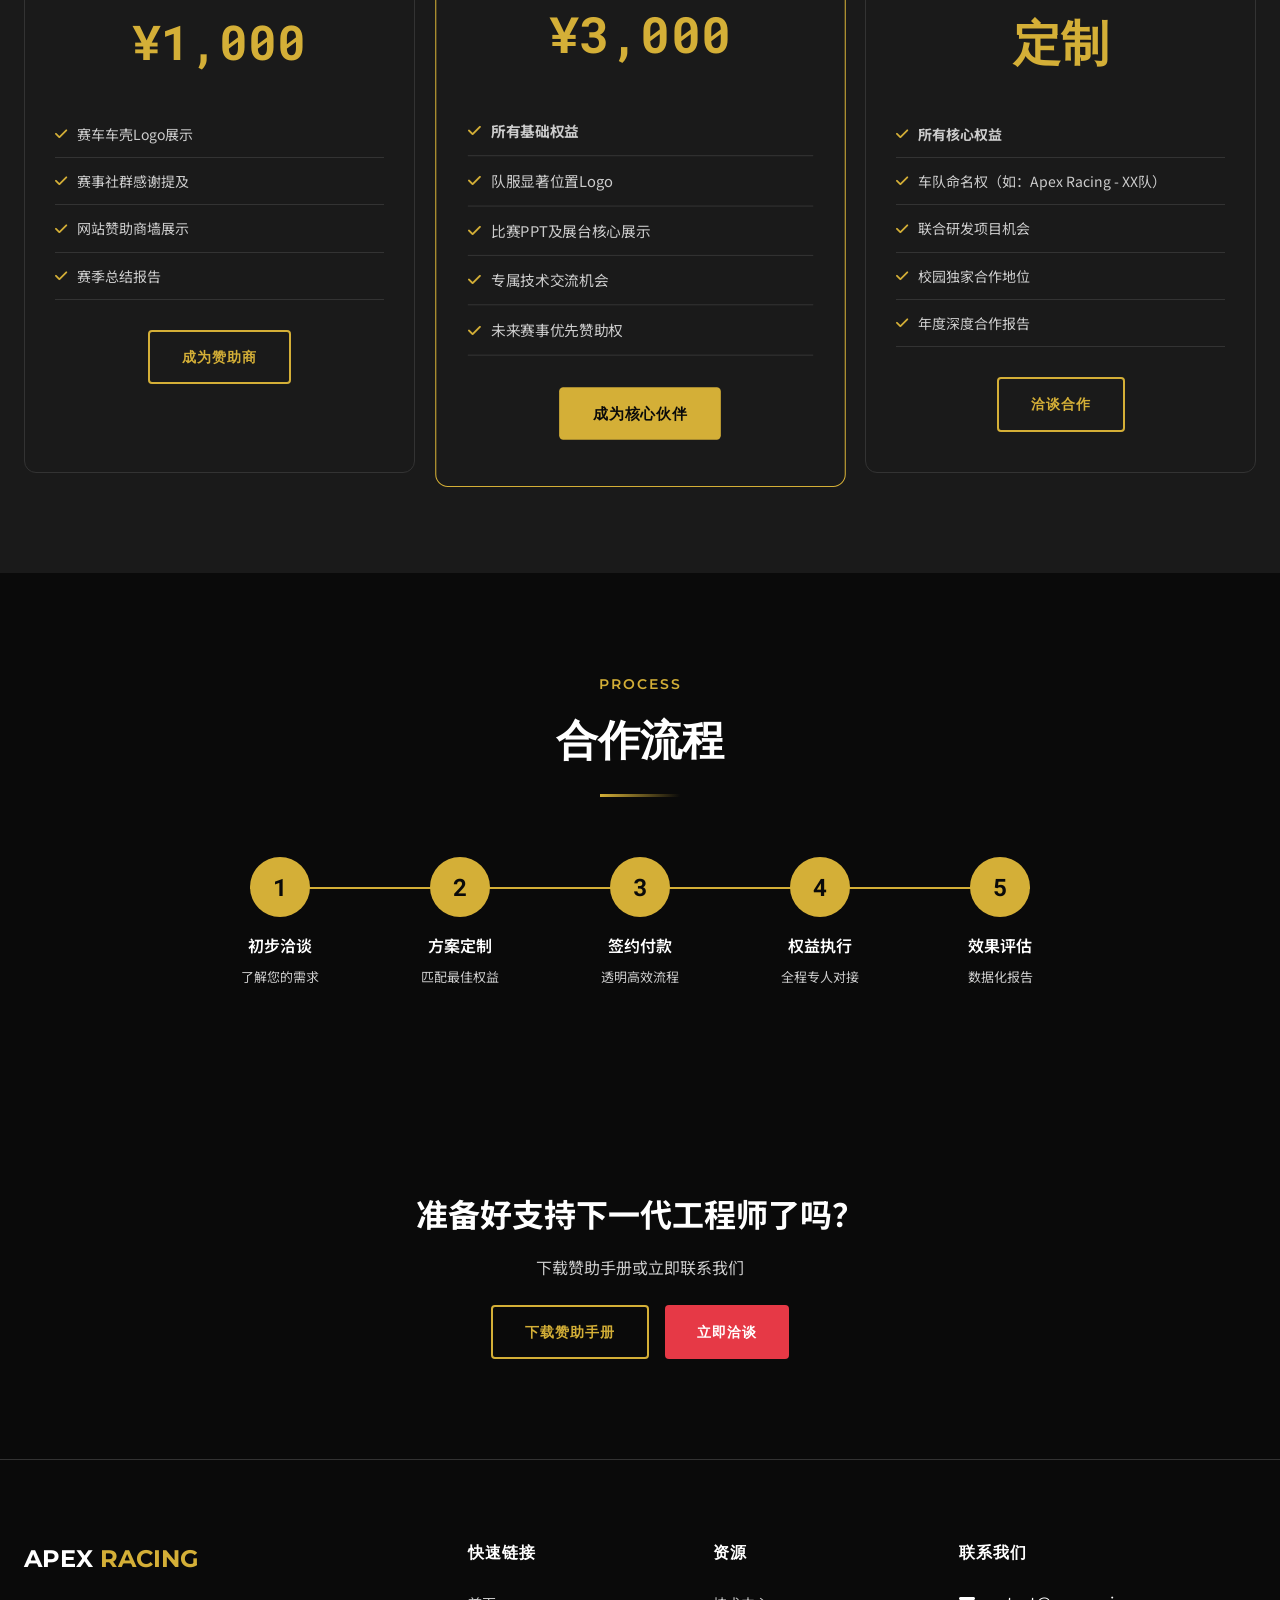
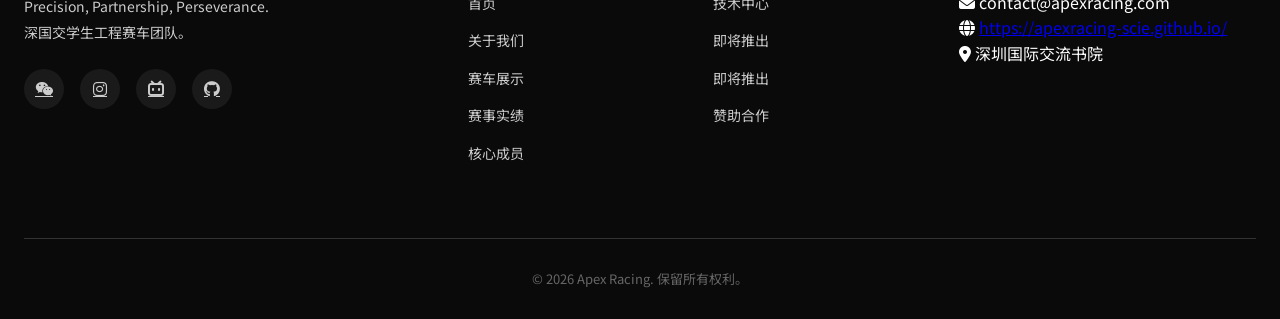
<file: sponsors.html>
<!DOCTYPE html>
<html lang="zh-CN">
<head>
    <meta charset="UTF-8">
    <meta name="viewport" content="width=device-width, initial-scale=1.0">
    <title data-i18n="sponsors.title">赞助合作 | Apex Racing - 与我们一起驰骋</title>
    <meta name="description" content="成为Apex Racing的合作伙伴，支持下一代工程师的成长。基础支持¥1000起，核心伙伴¥3000，战略合作定制。">
    
    <link rel="preconnect" href="https://fonts.googleapis.com">
    <link rel="preconnect" href="https://fonts.gstatic.com" crossorigin>
    <link href="https://fonts.googleapis.com/css2?family=Montserrat:wght@400;500;600;700;800&family=Noto+Sans+SC:wght@400;500;700&family=Roboto+Mono:wght@400;500&display=swap" rel="stylesheet">
    <link rel="stylesheet" href="https://cdnjs.cloudflare.com/ajax/libs/font-awesome/6.5.1/css/all.min.css">
    <link rel="stylesheet" href="css/style.css?v=3">
    
    <style>
        .page-hero {
            height: 60vh;
            display: flex;
            align-items: center;
            justify-content: center;
            position: relative;
            background: linear-gradient(to bottom, rgba(10,10,10,0.7), rgba(10,10,10,0.9)), url('images/hero-racing.jpg');
            background-size: cover;
            background-position: center;
            padding-top: 80px;
        }
        
        .page-hero-content {
            text-align: center;
            z-index: 1;
        }
        
        .page-hero h1 {
            font-size: clamp(36px, 6vw, 56px);
            margin-bottom: 16px;
        }
        
        .page-hero p {
            font-size: 18px;
            color: var(--color-text-secondary);
            max-width: 600px;
            margin: 0 auto;
        }
        
        /* 价值点 */
        .value-grid {
            display: grid;
            grid-template-columns: repeat(4, 1fr);
            gap: 30px;
            margin-bottom: 60px;
        }
        
        .value-card {
            text-align: center;
            padding: 30px;
        }
        
        .value-icon {
            width: 80px;
            height: 80px;
            margin: 0 auto 20px;
            background: rgba(212, 175, 55, 0.1);
            border-radius: 50%;
            display: flex;
            align-items: center;
            justify-content: center;
        }
        
        .value-icon i {
            font-size: 36px;
            color: var(--color-accent-gold);
        }
        
        .value-card h3 {
            font-size: 18px;
            margin-bottom: 12px;
        }
        
        .value-card p {
            color: var(--color-text-secondary);
            font-size: 14px;
            line-height: 1.6;
        }
        
        /* 赞助方案 */
        .sponsor-cards {
            display: grid;
            grid-template-columns: repeat(3, 1fr);
            gap: 30px;
        }
        
        .sponsor-card {
            background: var(--color-bg-secondary);
            border-radius: 12px;
            padding: 40px 30px;
            text-align: center;
            border: 1px solid var(--color-border);
            transition: all 0.3s ease;
        }
        
        .sponsor-card.featured {
            border-color: var(--color-accent-gold);
            transform: scale(1.05);
            position: relative;
        }
        
        .sponsor-card.featured::before {
            content: attr(data-featured);
            position: absolute;
            top: -12px;
            left: 50%;
            transform: translateX(-50%);
            padding: 4px 16px;
            background: var(--color-accent-gold);
            color: var(--color-bg-primary);
            font-size: 12px;
            font-weight: 600;
            border-radius: 12px;
        }
        
        .sponsor-card:hover {
            transform: translateY(-8px);
        }
        
        .sponsor-card.featured:hover {
            transform: scale(1.05) translateY(-8px);
        }
        
        .sponsor-tier {
            font-size: 20px;
            font-weight: 600;
            margin-bottom: 16px;
        }
        
        .sponsor-price {
            font-family: var(--font-mono);
            font-size: 48px;
            font-weight: 700;
            color: var(--color-accent-gold);
            margin-bottom: 30px;
        }
        
        .sponsor-features {
            list-style: none;
            text-align: left;
            margin-bottom: 30px;
        }
        
        .sponsor-features li {
            padding: 12px 0;
            border-bottom: 1px solid var(--color-border);
            font-size: 14px;
            color: var(--color-text-secondary);
            display: flex;
            align-items: center;
            gap: 10px;
        }
        
        .sponsor-features li i {
            color: var(--color-accent-gold);
        }
        
        /* 合作流程 */
        .process-steps {
            display: flex;
            justify-content: space-between;
            position: relative;
            max-width: 900px;
            margin: 0 auto;
        }
        
        .process-steps::before {
            content: '';
            position: absolute;
            top: 30px;
            left: 60px;
            right: 60px;
            height: 2px;
            background: var(--color-accent-gold);
        }
        
        .process-step {
            text-align: center;
            position: relative;
            flex: 1;
        }
        
        .step-number {
            width: 60px;
            height: 60px;
            background: var(--color-accent-gold);
            border-radius: 50%;
            display: flex;
            align-items: center;
            justify-content: center;
            font-family: var(--font-mono);
            font-size: 24px;
            font-weight: 700;
            color: var(--color-bg-primary);
            margin: 0 auto 16px;
            position: relative;
            z-index: 1;
        }
        
        .step-title {
            font-size: 16px;
            font-weight: 600;
            margin-bottom: 8px;
        }
        
        .step-desc {
            font-size: 13px;
            color: var(--color-text-secondary);
        }
        
        /* FAQ */
        .faq-list {
            max-width: 800px;
            margin: 0 auto;
        }
        
        .faq-item {
            background: var(--color-bg-secondary);
            border-radius: 12px;
            margin-bottom: 16px;
            overflow: hidden;
        }
        
        .faq-question {
            padding: 20px 24px;
            display: flex;
            justify-content: space-between;
            align-items: center;
            cursor: pointer;
            transition: background 0.3s ease;
        }
        
        .faq-question:hover {
            background: rgba(212, 175, 55, 0.05);
        }
        
        .faq-question h4 {
            font-size: 16px;
            font-weight: 500;
        }
        
        .faq-icon {
            color: var(--color-accent-gold);
            transition: transform 0.3s ease;
        }
        
        .faq-item.active .faq-icon {
            transform: rotate(180deg);
        }
        
        .faq-answer {
            max-height: 0;
            overflow: hidden;
            transition: max-height 0.3s ease;
        }
        
        .faq-answer-content {
            padding: 0 24px 20px;
            color: var(--color-text-secondary);
            font-size: 14px;
            line-height: 1.7;
        }
        
        @media (max-width: 1024px) {
            .value-grid {
                grid-template-columns: repeat(2, 1fr);
            }
            
            .sponsor-cards {
                grid-template-columns: 1fr;
            }
            
            .sponsor-card.featured {
                transform: none;
            }
            
            .sponsor-card.featured:hover {
                transform: translateY(-8px);
            }
            
            .process-steps {
                flex-direction: column;
                gap: 30px;
            }
            
            .process-steps::before {
                display: none;
            }
        }
        
        @media (max-width: 768px) {
            .value-grid {
                grid-template-columns: 1fr;
            }
        }
    </style>
</head>
<body>
    <!-- 导航栏 -->
    <nav class="navbar">
        <div class="container">
            <a href="index.html" class="logo">
                <i class="fas fa-car-side logo-icon"></i>
                <span class="logo-text">APEX <span>RACING</span></span>
            </a>
            <ul class="nav-links">
                <li><a href="index.html" data-i18n="nav.home">首页</a></li>
                <li><a href="about.html" data-i18n="nav.about">关于我们</a></li>
                <li><a href="cars/apex-04.html" data-i18n="nav.cars">赛车展示</a></li>
                <li><a href="tech/index.html" data-i18n="nav.tech">技术中心</a></li>
                <li><a href="racing/index.html" data-i18n="nav.racing">赛事实绩</a></li>
                <li><a href="team.html" data-i18n="nav.team">核心成员</a></li>
                <li><a href="join.html" data-i18n="nav.join" class="btn btn-primary nav-cta">加入我们</a></li>
            </ul>
            <button class="mobile-menu-btn">
                <i class="fas fa-bars"></i>
            </button>
        </div>
    </nav>
    
    <div class="mobile-menu">
        <button class="mobile-menu-close"><i class="fas fa-times"></i></button>
        <a href="index.html" data-i18n="nav.home">首页</a>
        <a href="about.html" data-i18n="nav.about">关于我们</a>
        <a href="cars/apex-04.html" data-i18n="nav.cars">赛车展示</a>
        <a href="tech/index.html" data-i18n="nav.tech">技术中心</a>
        <a href="racing/index.html" data-i18n="nav.racing">赛事实绩</a>
        <a href="team.html" data-i18n="nav.team">核心成员</a>
        <a href="join.html" data-i18n="nav.join">加入我们</a>
    </div>

    <!-- 页面Hero -->
    <section class="page-hero">
        <div class="page-hero-content">
            <h1 data-i18n="sponsors.page_title">与我们一起驰骋</h1>
            <p data-i18n="sponsors.page_subtitle">您的支持是下一代工程师成长的基石。我们承诺以透明的财务、持续的曝光和优异的联赛成绩回报您的信任。</p>
        </div>
    </section>

    <!-- 价值点 -->
    <section class="section">
        <div class="container">
            <div class="section-header">
                <span class="section-label">WHY SPONSOR US</span>
                <h2 class="section-title" data-i18n="sponsors.why_sponsor">合作价值</h2>
                <div class="title-underline"></div>
            </div>
            <div class="value-grid">
                <div class="value-card reveal">
                    <div class="value-icon">
                        <i class="fas fa-graduation-cap"></i>
                    </div>
                    <h3 data-i18n="sponsors.value_education">教育价值</h3>
                    <p data-i18n="sponsors.value_education_desc">支持实践工程教育，培养下一代工程师</p>
                </div>
                <div class="value-card reveal">
                    <div class="value-icon">
                        <i class="fas fa-bullhorn"></i>
                    </div>
                    <h3 data-i18n="sponsors.value_exposure">品牌曝光</h3>
                    <p data-i18n="sponsors.value_exposure_desc">精准触达学生群体和教育社群</p>
                </div>
                <div class="value-card reveal">
                    <div class="value-icon">
                        <i class="fas fa-users"></i>
                    </div>
                    <h3 data-i18n="sponsors.value_talent">人才储备</h3>
                    <p data-i18n="sponsors.value_talent_desc">接触未来工程师，建立人才 pipeline</p>
                </div>
                <div class="value-card reveal">
                    <div class="value-icon">
                        <i class="fas fa-heart"></i>
                    </div>
                    <h3 data-i18n="sponsors.value_community">社区影响</h3>
                    <p data-i18n="sponsors.value_community_desc">支持STEM教育，产生积极社会影响</p>
                </div>
            </div>
        </div>
    </section>

    <!-- 赞助方案 -->
    <section class="section section-alt">
        <div class="container">
            <div class="section-header">
                <span class="section-label">SPONSORSHIP TIERS</span>
                <h2 class="section-title" data-i18n="sponsors.title">赞助方案</h2>
                <div class="title-underline"></div>
            </div>
            <div class="sponsor-cards">
                <div class="sponsor-card reveal">
                    <h3 class="sponsor-tier" data-i18n="sponsors.tier_basic">基础支持</h3>
                    <div class="sponsor-price" data-i18n="sponsors.price_basic">¥1,000</div>
                    <ul class="sponsor-features">
                        <li><i class="fas fa-check"></i> <span data-i18n="sponsors.benefits_basic.0">赛车车壳Logo展示</span></li>
                        <li><i class="fas fa-check"></i> <span data-i18n="sponsors.benefits_basic.1">赛事社群感谢提及</span></li>
                        <li><i class="fas fa-check"></i> <span data-i18n="sponsors.benefits_basic.2">网站赞助商墙展示</span></li>
                        <li><i class="fas fa-check"></i> <span data-i18n="sponsors.benefits_basic.3">赛季总结报告</span></li>
                    </ul>
                    <a href="mailto:s23393.sun@stu.scie.com.cn" class="btn btn-outline" data-i18n="sponsors.cta_sponsor">成为赞助商</a>
                </div>
                
                <div class="sponsor-card featured reveal" data-featured="推荐">
                    <h3 class="sponsor-tier" data-i18n="sponsors.tier_core">核心伙伴</h3>
                    <div class="sponsor-price" data-i18n="sponsors.price_core">¥3,000</div>
                    <ul class="sponsor-features">
                        <li><i class="fas fa-check"></i> <strong data-i18n="sponsors.benefits_core.0">所有基础权益</strong></li>
                        <li><i class="fas fa-check"></i> <span data-i18n="sponsors.benefits_core.1">队服显著位置Logo</span></li>
                        <li><i class="fas fa-check"></i> <span data-i18n="sponsors.benefits_core.2">比赛PPT及展台核心展示</span></li>
                        <li><i class="fas fa-check"></i> <span data-i18n="sponsors.benefits_core.3">专属技术交流机会</span></li>
                        <li><i class="fas fa-check"></i> <span data-i18n="sponsors.benefits_core.4">未来赛事优先赞助权</span></li>
                    </ul>
                    <a href="mailto:s23393.sun@stu.scie.com.cn" class="btn btn-gold" data-i18n="sponsors.cta_partner">成为核心伙伴</a>
                </div>
                
                <div class="sponsor-card reveal">
                    <h3 class="sponsor-tier" data-i18n="sponsors.tier_strategic">战略合作</h3>
                    <div class="sponsor-price" data-i18n="sponsors.price_strategic">定制</div>
                    <ul class="sponsor-features">
                        <li><i class="fas fa-check"></i> <strong data-i18n="sponsors.benefits_strategic.0">所有核心伙伴权益</strong></li>
                        <li><i class="fas fa-check"></i> <span data-i18n="sponsors.benefits_strategic.1">联合技术开发与测试</span></li>
                        <li><i class="fas fa-check"></i> <span data-i18n="sponsors.benefits_strategic.2">品牌故事深度整合</span></li>
                        <li><i class="fas fa-check"></i> <span data-i18n="sponsors.benefits_strategic.3">长期品牌共建规划</span></li>
                        <li><i class="fas fa-check"></i> <span data-i18n="sponsors.benefits_strategic.4">定制化回报方案</span></li>
                    </ul>
                    <a href="mailto:s23393.sun@stu.scie.com.cn" class="btn btn-outline" data-i18n="sponsors.cta_discuss">洽谈合作</a>
                </div>
            </div>
        </div>
    </section>

    <!-- 合作流程 -->
    <section class="section">
        <div class="container">
            <div class="section-header">
                <span class="section-label">PROCESS</span>
                <h2 class="section-title" data-i18n="sponsors.process_title">合作流程</h2>
                <div class="title-underline"></div>
            </div>
            <div class="process-steps">
                <div class="process-step reveal">
                    <div class="step-number">1</div>
                    <div class="step-title" data-i18n="sponsors.process_step1">初步洽谈</div>
                    <div class="step-desc" data-i18n="sponsors.process_step1_desc">了解您的需求</div>
                </div>
                <div class="process-step reveal">
                    <div class="step-number">2</div>
                    <div class="step-title" data-i18n="sponsors.process_step2">方案定制</div>
                    <div class="step-desc" data-i18n="sponsors.process_step2_desc">匹配最佳权益</div>
                </div>
                <div class="process-step reveal">
                    <div class="step-number">3</div>
                    <div class="step-title" data-i18n="sponsors.process_step3">签约付款</div>
                    <div class="step-desc" data-i18n="sponsors.process_step3_desc">透明高效流程</div>
                </div>
                <div class="process-step reveal">
                    <div class="step-number">4</div>
                    <div class="step-title" data-i18n="sponsors.process_step4">权益执行</div>
                    <div class="step-desc" data-i18n="sponsors.process_step4_desc">全程专人对接</div>
                </div>
                <div class="process-step reveal">
                    <div class="step-number">5</div>
                    <div class="step-title" data-i18n="sponsors.process_step5">效果评估</div>
                    <div class="step-desc" data-i18n="sponsors.process_step5_desc">数据化报告</div>
                </div>
            </div>
        </div>
    </section>

    <!-- CTA -->
    <section class="section">
        <div class="container">
            <div style="text-align: center;" class="reveal">
                <h2 style="font-size: 32px; margin-bottom: 16px;" data-i18n="sponsors.cta_final">准备好支持下一代工程师了吗？</h2>
                <p style="color: var(--color-text-secondary); margin-bottom: 24px;" data-i18n="sponsors.cta_final_desc">下载赞助手册或立即联系我们</p>
                <div style="display: flex; gap: 16px; justify-content: center;">
                    <a href="#" class="btn btn-outline" data-i18n="sponsors.download_brochure"><i class="fas fa-download"></i> 下载赞助手册</a>
                    <a href="mailto:s23393.sun@stu.scie.com.cn" class="btn btn-primary" data-i18n="sponsors.contact_now">立即洽谈</a>
                </div>
            </div>
        </div>
    </section>

    <!-- 页脚 -->
    <footer class="footer">
        <div class="container">
            <div class="footer-content">
                <div class="footer-brand">
                    <div class="logo-text">APEX <span>RACING</span></div>
                    <p>Precision, Partnership, Perseverance.<br data-i18n="[html]footer.copyright">深国交学生工程赛车团队。</p>
                    <div class="footer-social">
                        <a href="#"><i class="fab fa-weixin"></i></a>
                        <a href="#"><i class="fab fa-instagram"></i></a>
                        <a href="#"><i class="fab fa-bilibili"></i></a>
                        <a href="#"><i class="fab fa-github"></i></a>
                    </div>
                </div>
                <div class="footer-links-section">
                    <h4 class="footer-title" data-i18n="footer.quick_links">快速链接</h4>
                    <ul class="footer-links">
                        <li><a href="index.html" data-i18n="nav.home">首页</a></li>
                        <li><a href="about.html" data-i18n="nav.about">关于我们</a></li>
                        <li><a href="cars/apex-04.html" data-i18n="nav.cars">赛车展示</a></li>
                        <li><a href="racing/index.html" data-i18n="nav.racing">赛事实绩</a></li>
                        <li><a href="team.html" data-i18n="nav.team">核心成员</a></li>
                    </ul>
                </div>
                <div class="footer-links-section">
                    <h4 class="footer-title" data-i18n="footer.resources">资源</h4>
                    <ul class="footer-links">
                        <li><a href="tech/index.html" data-i18n="nav.tech">技术博客</a></li>
                        <li><a href="#" data-i18n="common.coming_soon">知识库</a></li>
                        <li><a href="#" data-i18n="common.coming_soon">校友网络</a></li>
                        <li><a href="sponsors.html" data-i18n="nav.sponsors">赞助合作</a></li>
                    </ul>
                </div>
                <div class="footer-contact-section">
                    <h4 class="footer-title" data-i18n="footer.contact_us">联系我们</h4>
                    <p><i class="fas fa-envelope"></i> contact@apexracing.com</p>
                    <p><i class="fas fa-globe"></i> <a href="https://apexracing-scie.github.io/" target="_blank">https://apexracing-scie.github.io/</a></p>
                    <p><i class="fas fa-map-marker-alt"></i> <span data-i18n="contact.location_value">深圳国际交流书院</span></p>
                </div>
            </div>
            <div class="footer-bottom">
                <p data-i18n="footer.copyright">&copy; 2026 Apex Racing. 保留所有权利。</p>
            </div>
        </div>
    </footer>

    <!-- Scripts -->
    <script src="js/i18n.js?v=3"></script>
    <script src="js/main.js?v=3"></script>
</body>
</html>
</file>
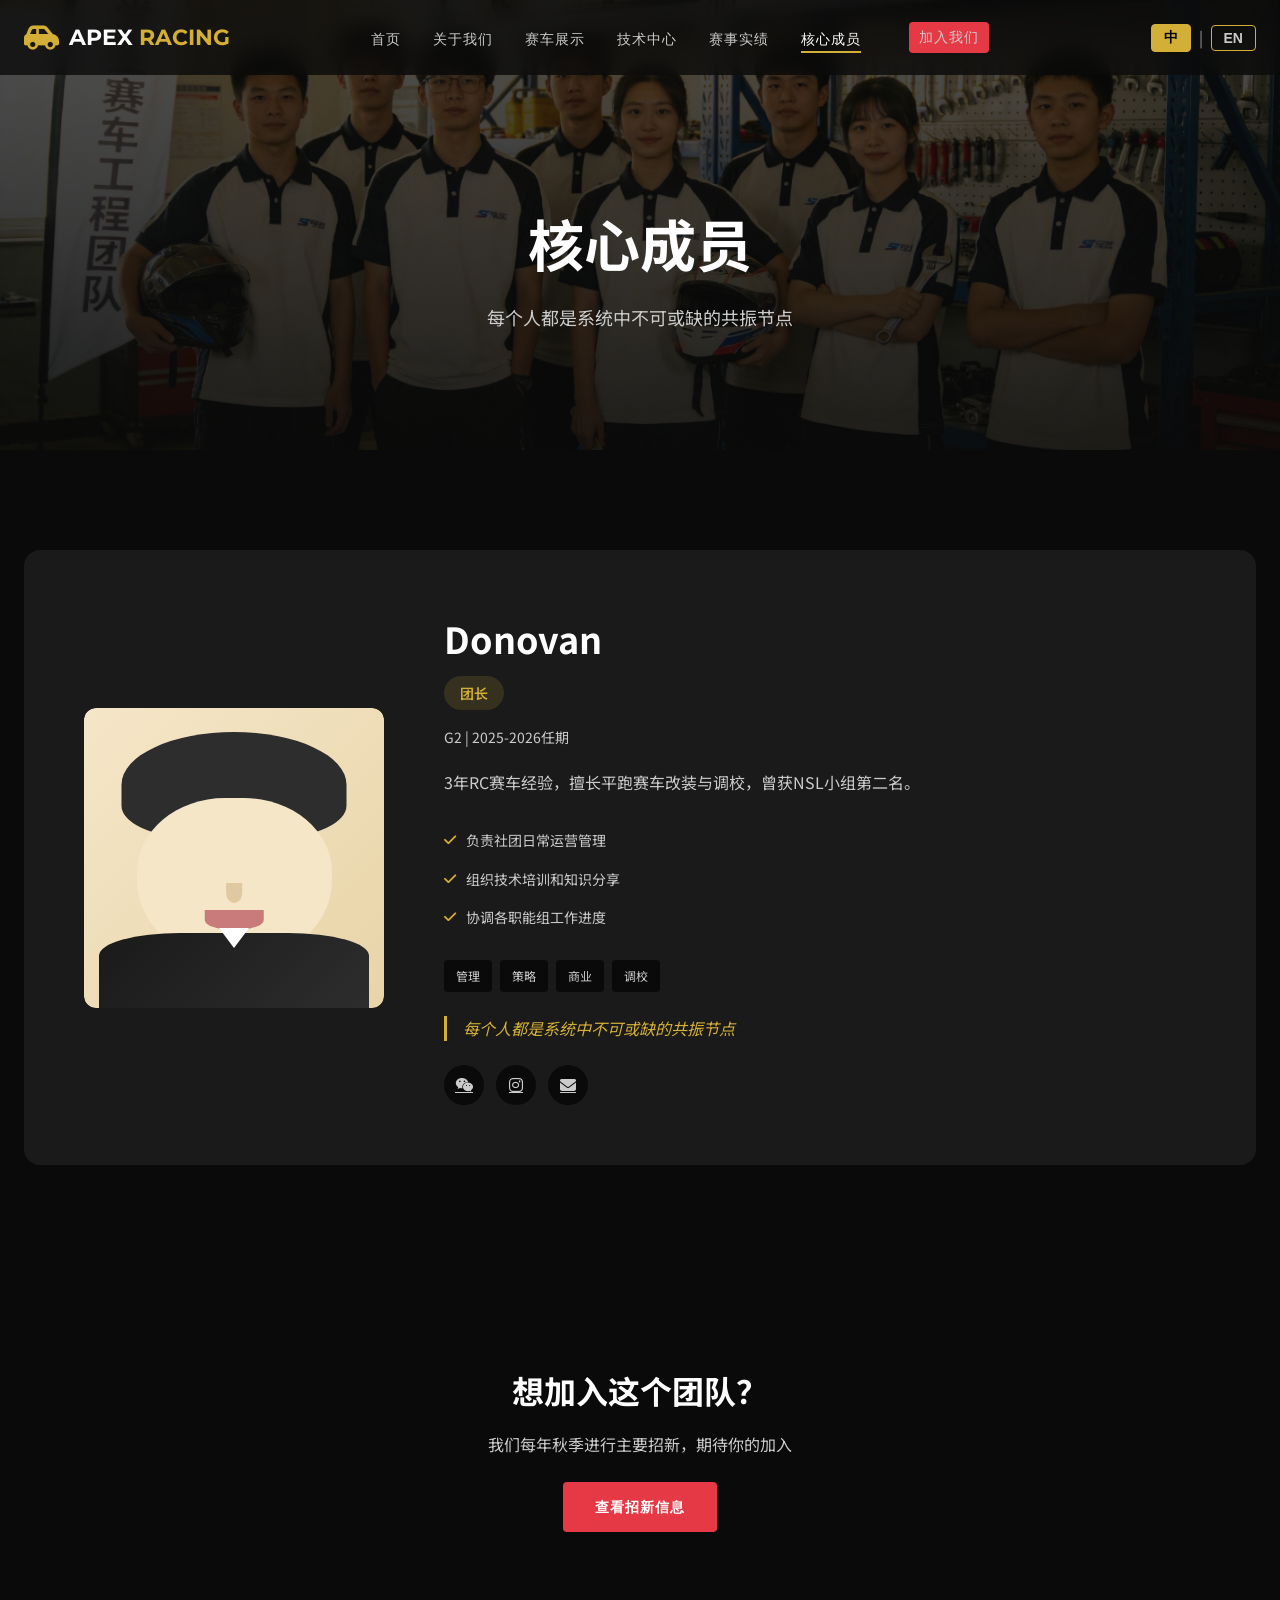
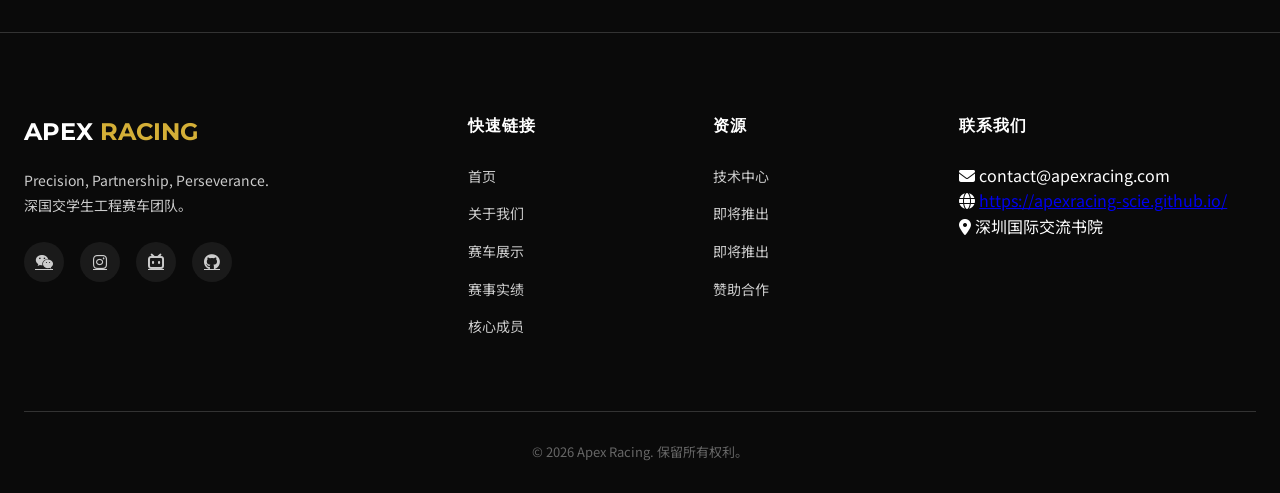
<file: team.html>
<!DOCTYPE html>
<html lang="zh-CN">
<head>
    <meta charset="UTF-8">
    <meta name="viewport" content="width=device-width, initial-scale=1.0">
    <title data-i18n="team.title">核心成员 | Apex Racing - 认识我们的团队</title>
    <meta name="description" content="Apex Racing核心团队成员介绍。团长、技术总监、车手、工程师、运营，每个人都是系统中不可或缺的共振节点。">
    
    <link rel="preconnect" href="https://fonts.googleapis.com">
    <link rel="preconnect" href="https://fonts.gstatic.com" crossorigin>
    <link href="https://fonts.googleapis.com/css2?family=Montserrat:wght@400;500;600;700;800&family=Noto+Sans+SC:wght@400;500;700&family=Roboto+Mono:wght@400;500&display=swap" rel="stylesheet">
    <link rel="stylesheet" href="https://cdnjs.cloudflare.com/ajax/libs/font-awesome/6.5.1/css/all.min.css">
    <link rel="stylesheet" href="css/style.css?v=3">
    
    <style>
        .page-hero {
            height: 50vh;
            display: flex;
            align-items: center;
            justify-content: center;
            position: relative;
            background: linear-gradient(to bottom, rgba(10,10,10,0.7), rgba(10,10,10,0.9)), url('images/team-photo.jpg');
            background-size: cover;
            background-position: center;
            padding-top: 80px;
        }
        
        .page-hero-content {
            text-align: center;
            z-index: 1;
        }
        
        .page-hero h1 {
            font-size: clamp(36px, 6vw, 56px);
            margin-bottom: 16px;
        }
        
        .page-hero p {
            font-size: 18px;
            color: var(--color-text-secondary);
        }
        
        /* 团长专区 */
        .leader-section {
            background: var(--color-bg-secondary);
            border-radius: 16px;
            padding: 60px;
            display: grid;
            grid-template-columns: 300px 1fr;
            gap: 60px;
            align-items: center;
        }
        
        .leader-image {
            width: 100%;
            aspect-ratio: 1;
            border-radius: 12px;
            overflow: hidden;
        }
        
        .leader-image img {
            width: 100%;
            height: 100%;
            object-fit: cover;
        }
        
        /* 卡通头像样式 */
        .cartoon-avatar {
            width: 100%;
            height: 100%;
            background: linear-gradient(135deg, #f5e6c8 0%, #e8d4a8 100%);
            border-radius: 12px;
            display: flex;
            flex-direction: column;
            align-items: center;
            justify-content: center;
            position: relative;
            overflow: hidden;
        }
        
        /* 头发 */
        .cartoon-avatar::before {
            content: '';
            position: absolute;
            top: 8%;
            left: 50%;
            transform: translateX(-50%);
            width: 75%;
            height: 35%;
            background: #2d2d2d;
            border-radius: 50% 50% 30% 30%;
            z-index: 1;
        }
        
        /* 脸部 */
        .cartoon-face {
            width: 65%;
            height: 55%;
            background: #f5e6c8;
            border-radius: 45% 45% 50% 50%;
            position: relative;
            z-index: 2;
            margin-top: 15%;
        }
        
        /* 眼睛 */
        .cartoon-eyes {
            position: absolute;
            top: 35%;
            left: 50%;
            transform: translateX(-50%);
            width: 70%;
            display: flex;
            justify-content: space-between;
            z-index: 3;
        }
        
        .cartoon-eye {
            width: 18%;
            height: 22%;
            background: #1a1a1a;
            border-radius: 50%;
            position: relative;
        }
        
        .cartoon-eye::after {
            content: '';
            position: absolute;
            top: 20%;
            right: 20%;
            width: 35%;
            height: 35%;
            background: white;
            border-radius: 50%;
        }
        
        /* 眉毛 */
        .cartoon-eyebrows {
            position: absolute;
            top: 22%;
            left: 50%;
            transform: translateX(-50%);
            width: 65%;
            display: flex;
            justify-content: space-between;
            z-index: 3;
        }
        
        .cartoon-eyebrow {
            width: 22%;
            height: 8%;
            background: #2d2d2d;
            border-radius: 50%;
        }
        
        /* 鼻子 */
        .cartoon-nose {
            position: absolute;
            top: 52%;
            left: 50%;
            transform: translateX(-50%);
            width: 8%;
            height: 12%;
            background: #e0c8a0;
            border-radius: 0 0 50% 50%;
            z-index: 3;
        }
        
        /* 嘴巴 */
        .cartoon-mouth {
            position: absolute;
            top: 68%;
            left: 50%;
            transform: translateX(-50%);
            width: 30%;
            height: 12%;
            background: #c97b7b;
            border-radius: 0 0 50% 50%;
            z-index: 3;
        }
        
        /* 耳朵 */
        .cartoon-ears {
            position: absolute;
            top: 40%;
            left: 50%;
            transform: translateX(-50%);
            width: 85%;
            display: flex;
            justify-content: space-between;
            z-index: 1;
        }
        
        .cartoon-ear {
            width: 12%;
            height: 18%;
            background: #f5e6c8;
            border-radius: 50%;
        }
        
        /* 身体/衣服 */
        .cartoon-body {
            position: absolute;
            bottom: 0;
            left: 50%;
            transform: translateX(-50%);
            width: 90%;
            height: 25%;
            background: linear-gradient(135deg, #1a1a1a 0%, #2d2d2d 100%);
            border-radius: 30% 30% 0 0;
            z-index: 4;
        }
        
        /* 领口 */
        .cartoon-collar {
            position: absolute;
            bottom: 20%;
            left: 50%;
            transform: translateX(-50%);
            width: 0;
            height: 0;
            border-left: 15px solid transparent;
            border-right: 15px solid transparent;
            border-top: 20px solid white;
            z-index: 5;
        }
        
        .leader-info h2 {
            font-size: 36px;
            margin-bottom: 8px;
        }
        
        .leader-role {
            display: inline-block;
            padding: 6px 16px;
            background: rgba(212, 175, 55, 0.15);
            color: var(--color-accent-gold);
            font-size: 14px;
            font-weight: 600;
            border-radius: 20px;
            margin-bottom: 16px;
        }
        
        .leader-meta {
            color: var(--color-text-secondary);
            font-size: 14px;
            margin-bottom: 20px;
        }
        
        .leader-bio {
            color: var(--color-text-secondary);
            line-height: 1.8;
            margin-bottom: 24px;
        }
        
        .leader-duties {
            list-style: none;
            margin-bottom: 24px;
        }
        
        .leader-duties li {
            padding: 8px 0;
            color: var(--color-text-secondary);
            font-size: 14px;
            display: flex;
            align-items: center;
            gap: 10px;
        }
        
        .leader-duties li i {
            color: var(--color-accent-gold);
        }
        
        .leader-tags {
            display: flex;
            flex-wrap: wrap;
            gap: 8px;
            margin-bottom: 24px;
        }
        
        .leader-tag {
            padding: 6px 12px;
            background: var(--color-bg-primary);
            border-radius: 4px;
            font-size: 12px;
            color: var(--color-text-secondary);
        }
        
        .leader-quote {
            font-style: italic;
            color: var(--color-accent-gold);
            border-left: 3px solid var(--color-accent-gold);
            padding-left: 16px;
            margin-bottom: 24px;
        }
        
        .leader-social {
            display: flex;
            gap: 12px;
        }
        
        .leader-social a {
            width: 40px;
            height: 40px;
            border-radius: 50%;
            background: var(--color-bg-primary);
            display: flex;
            align-items: center;
            justify-content: center;
            color: var(--color-text-secondary);
            transition: all 0.3s ease;
        }
        
        .leader-social a:hover {
            background: var(--color-accent-gold);
            color: var(--color-bg-primary);
        }
        
        /* 团队成员网格 */
        .team-grid {
            display: grid;
            grid-template-columns: repeat(3, 1fr);
            gap: 30px;
        }
        
        .team-card {
            background: var(--color-bg-secondary);
            border-radius: 12px;
            overflow: hidden;
            transition: all 0.3s ease;
        }
        
        .team-card:hover {
            transform: translateY(-8px);
            box-shadow: 0 20px 40px rgba(0,0,0,0.4);
        }
        
        .team-card-image {
            width: 100%;
            aspect-ratio: 1;
            overflow: hidden;
        }
        
        .team-card-image img {
            width: 100%;
            height: 100%;
            object-fit: cover;
        }
        
        .team-card-content {
            padding: 24px;
        }
        
        .team-card-content h4 {
            font-size: 20px;
            margin-bottom: 8px;
        }
        
        .team-card-role {
            display: inline-block;
            padding: 4px 12px;
            background: rgba(212, 175, 55, 0.15);
            color: var(--color-accent-gold);
            font-size: 12px;
            font-weight: 600;
            border-radius: 20px;
            margin-bottom: 12px;
        }
        
        .team-card-meta {
            color: var(--color-text-secondary);
            font-size: 13px;
            margin-bottom: 12px;
        }
        
        .team-card-bio {
            color: var(--color-text-secondary);
            font-size: 14px;
            line-height: 1.6;
            margin-bottom: 16px;
        }
        
        .team-card-tags {
            display: flex;
            flex-wrap: wrap;
            gap: 6px;
            margin-bottom: 16px;
        }
        
        .team-card-tag {
            padding: 4px 8px;
            background: var(--color-bg-primary);
            border-radius: 4px;
            font-size: 11px;
            color: var(--color-text-secondary);
        }
        
        .team-card-social {
            display: flex;
            gap: 10px;
        }
        
        .team-card-social a {
            width: 32px;
            height: 32px;
            border-radius: 50%;
            background: var(--color-bg-primary);
            display: flex;
            align-items: center;
            justify-content: center;
            color: var(--color-text-secondary);
            font-size: 13px;
            transition: all 0.3s ease;
        }
        
        .team-card-social a:hover {
            background: var(--color-accent-gold);
            color: var(--color-bg-primary);
        }
        
        @media (max-width: 1024px) {
            .leader-section {
                grid-template-columns: 1fr;
                padding: 40px;
            }
            
            .leader-image {
                max-width: 250px;
                margin: 0 auto;
            }
            
            .team-grid {
                grid-template-columns: repeat(2, 1fr);
            }
        }
        
        @media (max-width: 768px) {
            .team-grid {
                grid-template-columns: 1fr;
            }
        }
    </style>
</head>
<body>
    <!-- 导航栏 -->
    <nav class="navbar">
        <div class="container">
            <a href="index.html" class="logo">
                <i class="fas fa-car-side logo-icon"></i>
                <span class="logo-text">APEX <span>RACING</span></span>
            </a>
            <ul class="nav-links">
                <li><a href="index.html" data-i18n="nav.home">首页</a></li>
                <li><a href="about.html" data-i18n="nav.about">关于我们</a></li>
                <li><a href="cars/apex-04.html" data-i18n="nav.cars">赛车展示</a></li>
                <li><a href="tech/index.html" data-i18n="nav.tech">技术中心</a></li>
                <li><a href="racing/index.html" data-i18n="nav.racing">赛事实绩</a></li>
                <li><a href="team.html" data-i18n="nav.team" class="active">核心成员</a></li>
                <li><a href="join.html" data-i18n="nav.join" class="btn btn-primary nav-cta">加入我们</a></li>
            </ul>
            <button class="mobile-menu-btn">
                <i class="fas fa-bars"></i>
            </button>
        </div>
    </nav>
    
    <div class="mobile-menu">
        <button class="mobile-menu-close"><i class="fas fa-times"></i></button>
        <a href="index.html" data-i18n="nav.home">首页</a>
        <a href="about.html" data-i18n="nav.about">关于我们</a>
        <a href="cars/apex-04.html" data-i18n="nav.cars">赛车展示</a>
        <a href="tech/index.html" data-i18n="nav.tech">技术中心</a>
        <a href="racing/index.html" data-i18n="nav.racing">赛事实绩</a>
        <a href="team.html" data-i18n="nav.team">核心成员</a>
        <a href="join.html" data-i18n="nav.join">加入我们</a>
    </div>

    <!-- 页面Hero -->
    <section class="page-hero">
        <div class="page-hero-content">
            <h1 data-i18n="team.title">核心成员</h1>
            <p data-i18n="team.subtitle">每个人都是系统中不可或缺的共振节点</p>
        </div>
    </section>

    <!-- 团长专区 -->
    <section class="section">
        <div class="container">
            <div class="leader-section reveal">
                <div class="leader-image">
                    <div class="cartoon-avatar">
                        <div class="cartoon-face">
                            <div class="cartoon-eyebrows">
                                <div class="cartoon-eyebrow"></div>
                                <div class="cartoon-eyebrow"></div>
                            </div>
                            <div class="cartoon-eyes">
                                <div class="cartoon-eye"></div>
                                <div class="cartoon-eye"></div>
                            </div>
                            <div class="cartoon-nose"></div>
                            <div class="cartoon-mouth"></div>
                        </div>
                        <div class="cartoon-ears">
                            <div class="cartoon-ear"></div>
                            <div class="cartoon-ear"></div>
                        </div>
                        <div class="cartoon-body"></div>
                        <div class="cartoon-collar"></div>
                    </div>
                </div>
                <div class="leader-info">
                    <h2 data-i18n="team.donovan_name">Donovan</h2>
                    <span class="leader-role" data-i18n="team.donovan_role">团长</span>
                    <p class="leader-meta">G2 | 2025-2026<span data-i18n="common.term">任期</span></p>
                    <p class="leader-bio" data-i18n="team.donovan_bio">
                        Donovan是Apex Racing的创始人之一，从社团成立之初就致力于将RC赛车与工程教育相结合。他擅长团队管理和战略规划，带领团队从DNF到全国亚军的逆袭之路。
                    </p>
                    <ul class="leader-duties">
                        <li><i class="fas fa-check"></i> <span data-i18n="common.duty1">统筹团队运营与战略规划</span></li>
                        <li><i class="fas fa-check"></i> <span data-i18n="common.duty2">负责对外合作与赞助洽谈</span></li>
                        <li><i class="fas fa-check"></i> <span data-i18n="common.duty3">制定赛季目标与技术路线</span></li>
                    </ul>
                    <div class="leader-tags">
                        <span class="leader-tag" data-i18n="common.tag_management">团队管理</span>
                        <span class="leader-tag" data-i18n="common.tag_strategy">战略规划</span>
                        <span class="leader-tag" data-i18n="common.tag_business">商务拓展</span>
                        <span class="leader-tag" data-i18n="common.tag_tuning">赛车调校</span>
                    </div>
                    <p class="leader-quote" data-i18n="team.subtitle">"卓越的成绩源于每个成员在擅长领域的闪光。"</p>
                    <div class="leader-social">
                        <a href="#"><i class="fab fa-weixin"></i></a>
                        <a href="#"><i class="fab fa-instagram"></i></a>
                        <a href="#"><i class="fas fa-envelope"></i></a>
                    </div>
                </div>
            </div>
        </div>
    </section>

    <!-- 加入我们CTA -->
    <section class="section">
        <div class="container">
            <div style="text-align: center;" class="reveal">
                <h2 style="font-size: 32px; margin-bottom: 16px;" data-i18n="team.join_team">想加入这个团队？</h2>
                <p style="color: var(--color-text-secondary); margin-bottom: 24px;" data-i18n="team.join_desc">我们每年秋季进行主要招新，期待你的加入</p>
                <a href="join.html" class="btn btn-primary" data-i18n="team.join_cta">查看招新信息</a>
            </div>
        </div>
    </section>

    <!-- 页脚 -->
    <footer class="footer">
        <div class="container">
            <div class="footer-content">
                <div class="footer-brand">
                    <div class="logo-text">APEX <span>RACING</span></div>
                    <p>Precision, Partnership, Perseverance.<br data-i18n="[html]footer.copyright">深国交学生工程赛车团队。</p>
                    <div class="footer-social">
                        <a href="#"><i class="fab fa-weixin"></i></a>
                        <a href="#"><i class="fab fa-instagram"></i></a>
                        <a href="#"><i class="fab fa-bilibili"></i></a>
                        <a href="#"><i class="fab fa-github"></i></a>
                    </div>
                </div>
                <div class="footer-links-section">
                    <h4 class="footer-title" data-i18n="footer.quick_links">快速链接</h4>
                    <ul class="footer-links">
                        <li><a href="index.html" data-i18n="nav.home">首页</a></li>
                        <li><a href="about.html" data-i18n="nav.about">关于我们</a></li>
                        <li><a href="cars/apex-04.html" data-i18n="nav.cars">赛车展示</a></li>
                        <li><a href="racing/index.html" data-i18n="nav.racing">赛事实绩</a></li>
                        <li><a href="team.html" data-i18n="nav.team">核心成员</a></li>
                    </ul>
                </div>
                <div class="footer-links-section">
                    <h4 class="footer-title" data-i18n="footer.resources">资源</h4>
                    <ul class="footer-links">
                        <li><a href="tech/index.html" data-i18n="nav.tech">技术博客</a></li>
                        <li><a href="#" data-i18n="common.coming_soon">知识库</a></li>
                        <li><a href="#" data-i18n="common.coming_soon">校友网络</a></li>
                        <li><a href="sponsors.html" data-i18n="nav.sponsors">赞助合作</a></li>
                    </ul>
                </div>
                <div class="footer-contact-section">
                    <h4 class="footer-title" data-i18n="footer.contact_us">联系我们</h4>
                    <p><i class="fas fa-envelope"></i> contact@apexracing.com</p>
                    <p><i class="fas fa-globe"></i> <a href="https://apexracing-scie.github.io/" target="_blank">https://apexracing-scie.github.io/</a></p>
                    <p><i class="fas fa-map-marker-alt"></i> <span data-i18n="contact.location_value">深圳国际交流书院</span></p>
                </div>
            </div>
            <div class="footer-bottom">
                <p data-i18n="footer.copyright">&copy; 2026 Apex Racing. 保留所有权利。</p>
            </div>
        </div>
    </footer>

    <!-- Scripts -->
    <script src="js/i18n.js?v=3"></script>
    <script src="js/main.js?v=3"></script>
</body>
</html>
</file>
<file: css/style.css>
/* ========================================
   Apex Racing - 全局样式表
   设计系统：深黑金红配色
   ======================================== */

/* CSS变量定义 */
:root {
    /* 色彩系统 */
    --color-bg-primary: #0A0A0A;
    --color-bg-secondary: #1A1A1A;
    --color-accent-gold: #D4AF37;
    --color-accent-gold-light: #F4E4A6;
    --color-accent-red: #E63946;
    --color-accent-red-dark: #D32F2F;
    --color-text-primary: #FFFFFF;
    --color-text-secondary: #CCCCCC;
    --color-border: #333333;
    
    /* 字体系统 */
    --font-heading: 'Montserrat', sans-serif;
    --font-body: 'Noto Sans SC', 'Montserrat', sans-serif;
    --font-mono: 'Roboto Mono', monospace;
    
    /* 间距系统 */
    --section-padding: 100px;
    --container-max-width: 1280px;
    
    /* 过渡动画 */
    --transition-fast: 0.2s ease;
    --transition-normal: 0.3s ease;
    --transition-slow: 0.5s ease;
}

/* 重置样式 */
*, *::before, *::after {
    margin: 0;
    padding: 0;
    box-sizing: border-box;
}

html {
    scroll-behavior: smooth;
    font-size: 16px;
}

body {
    font-family: var(--font-body);
    background-color: var(--color-bg-primary);
    color: var(--color-text-primary);
    line-height: 1.6;
    overflow-x: hidden;
}

/* 字体导入 */
@import url('https://fonts.googleapis.com/css2?family=Montserrat:wght@400;500;600;700;800&family=Noto+Sans+SC:wght@400;500;700&family=Roboto+Mono:wght@400;500&display=swap');

/* ========================================
   通用组件
   ======================================== */

/* 容器 */
.container {
    width: 100%;
    max-width: var(--container-max-width);
    margin: 0 auto;
    padding: 0 24px;
}

/* 区块 */
.section {
    padding: var(--section-padding) 0;
}

.section-alt {
    background-color: var(--color-bg-secondary);
}

/* 区块标题 */
.section-header {
    text-align: center;
    margin-bottom: 60px;
}

.section-label {
    font-family: var(--font-heading);
    font-size: 14px;
    font-weight: 600;
    color: var(--color-accent-gold);
    text-transform: uppercase;
    letter-spacing: 2px;
    margin-bottom: 12px;
    display: block;
}

.section-title {
    font-family: var(--font-heading);
    font-size: clamp(28px, 5vw, 42px);
    font-weight: 700;
    color: var(--color-text-primary);
    margin-bottom: 16px;
}

.section-subtitle {
    font-size: 18px;
    color: var(--color-text-secondary);
    max-width: 600px;
    margin: 0 auto;
}

.title-underline {
    width: 80px;
    height: 3px;
    background: linear-gradient(90deg, var(--color-accent-gold), transparent);
    margin: 20px auto 0;
}

/* 按钮 */
.btn {
    display: inline-flex;
    align-items: center;
    justify-content: center;
    gap: 8px;
    padding: 14px 32px;
    font-family: var(--font-heading);
    font-size: 14px;
    font-weight: 600;
    text-transform: uppercase;
    letter-spacing: 1px;
    border-radius: 4px;
    cursor: pointer;
    transition: all var(--transition-normal);
    border: none;
    text-decoration: none;
}

.btn-primary {
    background-color: var(--color-accent-red);
    color: var(--color-text-primary);
}

.btn-primary:hover {
    background-color: var(--color-accent-red-dark);
    transform: translateY(-2px);
    box-shadow: 0 8px 25px rgba(230, 57, 70, 0.3);
}

.btn-outline {
    background-color: transparent;
    color: var(--color-accent-gold);
    border: 2px solid var(--color-accent-gold);
}

.btn-outline:hover {
    background-color: var(--color-accent-gold);
    color: var(--color-bg-primary);
    transform: translateY(-2px);
}

.btn-gold {
    background-color: var(--color-accent-gold);
    color: var(--color-bg-primary);
}

.btn-gold:hover {
    background-color: var(--color-accent-gold-light);
    transform: translateY(-2px);
}

/* 卡片 */
.card {
    background-color: var(--color-bg-secondary);
    border-radius: 8px;
    overflow: hidden;
    transition: all var(--transition-normal);
}

.card:hover {
    transform: translateY(-8px);
    box-shadow: 0 20px 40px rgba(0, 0, 0, 0.4);
}

/* 标签 */
.tag {
    display: inline-block;
    padding: 4px 12px;
    font-size: 12px;
    font-weight: 600;
    text-transform: uppercase;
    letter-spacing: 1px;
    border-radius: 20px;
}

.tag-gold {
    background-color: rgba(212, 175, 55, 0.15);
    color: var(--color-accent-gold);
}

.tag-red {
    background-color: rgba(230, 57, 70, 0.15);
    color: var(--color-accent-red);
}

.tag-green {
    background-color: rgba(34, 197, 94, 0.15);
    color: #22c55e;
}

.tag-blue {
    background-color: rgba(59, 130, 246, 0.15);
    color: #3b82f6;
}

/* ========================================
   导航栏
   ======================================== */
.navbar {
    position: fixed;
    top: 0;
    left: 0;
    width: 100%;
    z-index: 1000;
    padding: 20px 0;
    transition: all var(--transition-normal);
    background-color: rgba(10, 10, 10, 0.8);
    backdrop-filter: blur(10px);
}

.navbar.scrolled {
    padding: 12px 0;
    background-color: rgba(10, 10, 10, 0.95);
    box-shadow: 0 4px 20px rgba(0, 0, 0, 0.3);
}

.navbar .container {
    display: flex;
    justify-content: space-between;
    align-items: center;
}

.logo {
    display: flex;
    align-items: center;
    gap: 10px;
    text-decoration: none;
}

.logo-icon {
    font-size: 28px;
    color: var(--color-accent-gold);
}

.logo-text {
    font-family: var(--font-heading);
    font-size: 22px;
    font-weight: 700;
    color: var(--color-text-primary);
}

.logo-text span {
    color: var(--color-accent-gold);
}

.nav-links {
    display: flex;
    align-items: center;
    gap: 32px;
    list-style: none;
}

.nav-links a {
    font-family: var(--font-heading);
    font-size: 14px;
    font-weight: 500;
    color: var(--color-text-secondary);
    text-decoration: none;
    text-transform: uppercase;
    letter-spacing: 1px;
    position: relative;
    padding: 5px 0;
    transition: color var(--transition-fast);
}

.nav-links a::after {
    content: '';
    position: absolute;
    bottom: 0;
    left: 0;
    width: 0;
    height: 2px;
    background-color: var(--color-accent-gold);
    transition: width var(--transition-normal);
}

.nav-links a:hover,
.nav-links a.active {
    color: var(--color-text-primary);
}

.nav-links a:hover::after,
.nav-links a.active::after {
    width: 100%;
}

.nav-cta {
    margin-left: 16px;
    padding: 4px 10px !important;
    font-size: 12px;
    white-space: nowrap;
}

/* 移动端菜单按钮 */
.mobile-menu-btn {
    display: none;
    font-size: 24px;
    color: var(--color-text-primary);
    background: none;
    border: none;
    cursor: pointer;
    padding: 8px;
}

/* 移动端菜单 */
.mobile-menu {
    display: none;
    position: fixed;
    top: 0;
    left: 0;
    width: 100%;
    height: 100vh;
    background-color: var(--color-bg-primary);
    z-index: 999;
    flex-direction: column;
    justify-content: center;
    align-items: center;
    gap: 24px;
}

.mobile-menu.active {
    display: flex;
}

.mobile-menu a {
    font-family: var(--font-heading);
    font-size: 24px;
    font-weight: 600;
    color: var(--color-text-primary);
    text-decoration: none;
    text-transform: uppercase;
    letter-spacing: 2px;
}

.mobile-menu-close {
    position: absolute;
    top: 24px;
    right: 24px;
    font-size: 32px;
    color: var(--color-text-primary);
    background: none;
    border: none;
    cursor: pointer;
}

/* ========================================
   页脚
   ======================================== */
.footer {
    background-color: var(--color-bg-primary);
    border-top: 1px solid var(--color-border);
    padding: 80px 0 30px;
}

.footer-content {
    display: grid;
    grid-template-columns: 2fr 1fr 1fr 1.5fr;
    gap: 48px;
    margin-bottom: 60px;
}

.footer-brand .logo-text {
    font-size: 24px;
    margin-bottom: 16px;
}

.footer-brand p {
    color: var(--color-text-secondary);
    font-size: 14px;
    line-height: 1.8;
    margin-bottom: 24px;
}

.footer-social {
    display: flex;
    gap: 16px;
}

.footer-social a {
    width: 40px;
    height: 40px;
    border-radius: 50%;
    background-color: var(--color-bg-secondary);
    display: flex;
    align-items: center;
    justify-content: center;
    color: var(--color-text-secondary);
    transition: all var(--transition-fast);
}

.footer-social a:hover {
    background-color: var(--color-accent-gold);
    color: var(--color-bg-primary);
    transform: translateY(-3px);
}

.footer-title {
    font-family: var(--font-heading);
    font-size: 16px;
    font-weight: 600;
    color: var(--color-text-primary);
    text-transform: uppercase;
    letter-spacing: 1px;
    margin-bottom: 24px;
}

.footer-links {
    list-style: none;
}

.footer-links li {
    margin-bottom: 12px;
}

.footer-links a {
    color: var(--color-text-secondary);
    font-size: 14px;
    text-decoration: none;
    transition: color var(--transition-fast);
}

.footer-links a:hover {
    color: var(--color-accent-gold);
}

.footer-contact p {
    display: flex;
    align-items: center;
    gap: 12px;
    color: var(--color-text-secondary);
    font-size: 14px;
    margin-bottom: 12px;
}

.footer-contact i {
    color: var(--color-accent-gold);
    width: 20px;
}

.footer-bottom {
    text-align: center;
    padding-top: 30px;
    border-top: 1px solid var(--color-border);
}

.footer-bottom p {
    color: #666;
    font-size: 13px;
}

/* ========================================
   动画效果
   ======================================== */

/* 淡入上移动画 */
@keyframes fadeInUp {
    from {
        opacity: 0;
        transform: translateY(30px);
    }
    to {
        opacity: 1;
        transform: translateY(0);
    }
}

.fade-in-up {
    animation: fadeInUp 0.6s ease forwards;
}

/* 弹跳动画 */
@keyframes bounce {
    0%, 20%, 50%, 80%, 100% {
        transform: translateY(0) translateX(-50%);
    }
    40% {
        transform: translateY(-20px) translateX(-50%);
    }
    60% {
        transform: translateY(-10px) translateX(-50%);
    }
}

/* 脉冲动画 */
@keyframes pulse {
    0%, 100% {
        opacity: 1;
    }
    50% {
        opacity: 0.5;
    }
}

/* 数字滚动 */
@keyframes countUp {
    from {
        opacity: 0;
        transform: translateY(10px);
    }
    to {
        opacity: 1;
        transform: translateY(0);
    }
}

/* 滚动显示动画 */
.reveal {
    opacity: 0;
    transform: translateY(30px);
    transition: all 0.6s ease;
}

.reveal.active {
    opacity: 1;
    transform: translateY(0);
}

/* ========================================
   响应式设计
   ======================================== */

@media (max-width: 1024px) {
    :root {
        --section-padding: 80px;
    }
    
    .footer-content {
        grid-template-columns: 1fr 1fr;
    }
}

@media (max-width: 768px) {
    .nav-links {
        display: none;
    }
    
    .mobile-menu-btn {
        display: block;
    }
    
    .footer-content {
        grid-template-columns: 1fr;
        gap: 40px;
    }
    
    .section-title {
        font-size: 28px;
    }
}

@media (max-width: 480px) {
    :root {
        --section-padding: 60px;
    }
    
    .container {
        padding: 0 16px;
    }
    
    .btn {
        padding: 12px 24px;
        font-size: 12px;
    }
}

/* ========================================
   辅助类
   ======================================== */

.text-gold { color: var(--color-accent-gold); }
.text-red { color: var(--color-accent-red); }
.text-white { color: var(--color-text-primary); }
.text-gray { color: var(--color-text-secondary); }

.bg-primary { background-color: var(--color-bg-primary); }
.bg-secondary { background-color: var(--color-bg-secondary); }

.text-center { text-align: center; }
.text-left { text-align: left; }
.text-right { text-align: right; }

.hidden { display: none !important; }
.sr-only {
    position: absolute;
    width: 1px;
    height: 1px;
    padding: 0;
    margin: -1px;
    overflow: hidden;
    clip: rect(0, 0, 0, 0);
    border: 0;
}
</file>
